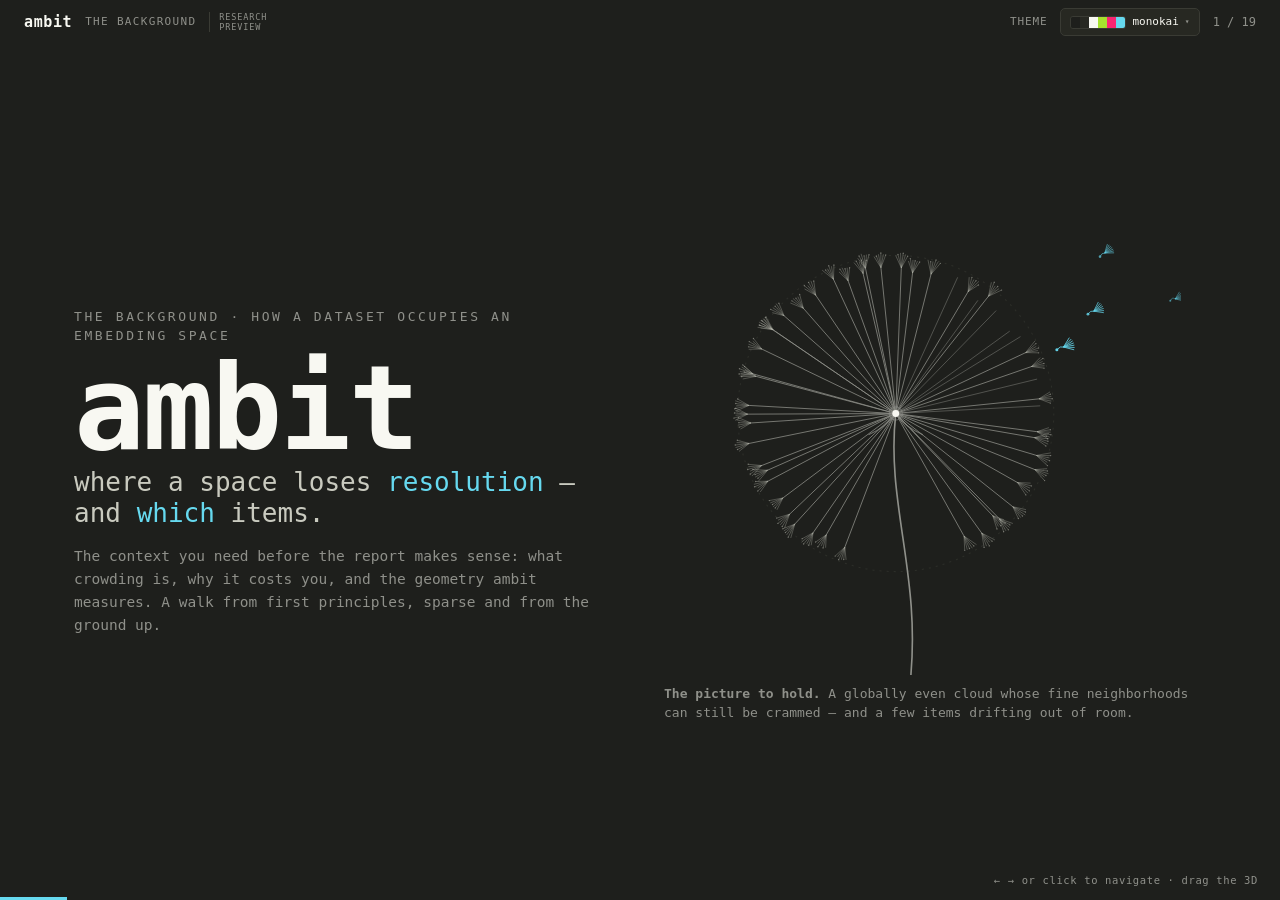
<file: docs/ambit-context-presentation.html>
<!DOCTYPE html>
<html lang="en" data-theme="monokai">
<head>
<meta charset="utf-8">
<meta name="viewport" content="width=device-width, initial-scale=1">
<title>ambit — the background</title>
<style>
  /* ---- Console THEME tokens: the full 16-theme colour-scheme set, ported 1:1
       from the study's token names. The picker sets html[data-theme]; each block
       fully restyles the page. Default: monokai. Every colour on every slide is a
       token below, so a theme swap re-skins the whole deck with no re-render. ---- */
  html[data-theme="monokai"] {
    --paper:#1e1f1c; --panel:#272822; --panel-2:#23241f;
    --ink:#f8f8f2; --ink-soft:#c9cabf; --ink-faint:#8f908a;
    --rule:#3a3b34; --rule-soft:#2f302a;
    --good:#a6e22e; --good-soft:#2c361a; --bad:#f92672; --caution:#e6db74;
    --accent:#66d9ef; --accent-2:#66d9ef; --zicato-accent:#66d9ef;
  }
  html[data-theme="solarized-dark"] {
    --paper:#04222B; --panel:#0A2D38; --panel-2:#0A2730;
    --ink:#93A1A1; --ink-soft:#839496; --ink-faint:#5E7079;
    --rule:#0E3540; --rule-soft:#0B2E39;
    --good:#8BB80E; --good-soft:#1C3320; --bad:#E0483C; --caution:#C4920A;
    --accent:#2AA198; --accent-2:#2AA198; --zicato-accent:#2AA198;
  }
  html[data-theme="solarized-light"] {
    --paper:#FDF6E3; --panel:#FBF1D6; --panel-2:#F2E9CE;
    --ink:#586E75; --ink-soft:#657B83; --ink-faint:#93A1A1;
    --rule:#E7DCBE; --rule-soft:#F0E7CC;
    --good:#6B9B0B; --good-soft:#E3ECCB; --bad:#DC322F; --caution:#B58900;
    --accent:#268BD2; --accent-2:#268BD2; --zicato-accent:#268BD2;
  }
  html[data-theme="google-light"] {
    --paper:#FFFFFF; --panel:#F4F4F4; --panel-2:#F8F8F8;
    --ink:#474A4E; --ink-soft:#5F6368; --ink-faint:#9FA1A4;
    --rule:#E2E3E4; --rule-soft:#F1F1F1;
    --good:#34A853; --good-soft:#D2ECD9; --bad:#EA4335; --caution:#C99700;
    --accent:#1B9CB8; --accent-2:#1B9CB8; --zicato-accent:#1B9CB8;
  }
  html[data-theme="google-dark"] {
    --paper:#202124; --panel:#2C2D30; --panel-2:#28292C;
    --ink:#FFFFFF; --ink-soft:#E8EAED; --ink-faint:#989A9D;
    --rule:#444548; --rule-soft:#323336;
    --good:#34A853; --good-soft:#243F2E; --bad:#EA4335; --caution:#FBBC05;
    --accent:#24C1E0; --accent-2:#24C1E0; --zicato-accent:#24C1E0;
  }
  html[data-theme="lunaria-light"] {
    --paper:#EBE4E1; --panel:#E2DCD9; --panel-2:#E6DFDC;
    --ink:#363434; --ink-soft:#484646; --ink-faint:#898584;
    --rule:#CEC8C5; --rule-soft:#DCD6D3;
    --good:#497D46; --good-soft:#C7CDBF; --bad:#783C1F; --caution:#8F750B;
    --accent:#3778A9; --accent-2:#3778A9; --zicato-accent:#3778A9;
  }
  html[data-theme="lunaria-eclipse"] {
    --paper:#323F46; --panel:#3B484F; --panel-2:#38454C;
    --ink:#DFE2ED; --ink-soft:#C9CDD7; --ink-faint:#8D949D;
    --rule:#4D5960; --rule-soft:#404C53;
    --good:#BEDBC1; --good-soft:#516161; --bad:#BA9088; --caution:#F1DFB4;
    --accent:#C8429F; --accent-2:#C8429F; --zicato-accent:#C8429F;
  }
  html[data-theme="belafonte-day"] {
    --paper:#D5CCBA; --panel:#CCC3B2; --panel-2:#D0C6B5;
    --ink:#34292D; --ink-soft:#45373C; --ink-faint:#7F736E;
    --rule:#BBB1A3; --rule-soft:#C8BFAF;
    --good:#6E6A4E; --good-soft:#C3BCA7; --bad:#BE100E; --caution:#B57A1E;
    --accent:#426A79; --accent-2:#426A79; --zicato-accent:#426A79;
  }
  html[data-theme="belafonte-night"] {
    --paper:#20111B; --panel:#271821; --panel-2:#25161F;
    --ink:#D5CCBA; --ink-soft:#968C83; --ink-faint:#675B59;
    --rule:#35272E; --rule-soft:#2B1C24;
    --good:#A6A07A; --good-soft:#362A2B; --bad:#D6403E; --caution:#EAA549;
    --accent:#6F8E97; --accent-2:#6F8E97; --zicato-accent:#6F8E97;
  }
  html[data-theme="paper"] {
    --paper:#F2EEDE; --panel:#E6E2D3; --panel-2:#E8E4D5;
    --ink:#1A1A1A; --ink-soft:#33312B; --ink-faint:#85837A;
    --rule:#C6C3B6; --rule-soft:#DCD9CA;
    --good:#216609; --good-soft:#CCD6B8; --bad:#CC3E28; --caution:#B58900;
    --accent:#1E6FCC; --accent-2:#1E6FCC; --zicato-accent:#1E6FCC;
  }
  html[data-theme="zenburn"] {
    --paper:#3A3A3A; --panel:#424241; --panel-2:#404040;
    --ink:#DCDCCC; --ink-soft:#C5C5B8; --ink-faint:#83837C;
    --rule:#575754; --rule-soft:#494947;
    --good:#8FB28F; --good-soft:#2E3A2E; --bad:#CC9393; --caution:#FFD7A7;
    --accent:#8CD0D3; --accent-2:#8CD0D3; --zicato-accent:#8CD0D3;
  }
  html[data-theme="selenized-black"] {
    --paper:#181818; --panel:#202020; --panel-2:#1E1E1E;
    --ink:#DEDEDE; --ink-soft:#B9B9B9; --ink-faint:#606060;
    --rule:#353535; --rule-soft:#262626;
    --good:#83C746; --good-soft:#243218; --bad:#FF5E56; --caution:#EFC541;
    --accent:#56D8C9; --accent-2:#56D8C9; --zicato-accent:#56D8C9;
  }
  html[data-theme="relaxed"] {
    --paper:#353A44; --panel:#3D424B; --panel-2:#3C404A;
    --ink:#F7F7F7; --ink-soft:#D9D9D9; --ink-faint:#7F8287;
    --rule:#53575F; --rule-soft:#444851;
    --good:#A0AC77; --good-soft:#353D2E; --bad:#BC5653; --caution:#EBC17A;
    --accent:#7EAAC7; --accent-2:#7EAAC7; --zicato-accent:#7EAAC7;
  }
  html[data-theme="espresso"] {
    --paper:#323232; --panel:#3A3A3A; --panel-2:#383838;
    --ink:#FFFFFF; --ink-soft:#D9D9D9; --ink-faint:#8A8A8A;
    --rule:#4C4C4C; --rule-soft:#3E3E3E;
    --good:#A5C261; --good-soft:#353D24; --bad:#D25252; --caution:#FFC66D;
    --accent:#6C99BB; --accent-2:#6C99BB; --zicato-accent:#6C99BB;
  }
  html[data-theme="dracula"] {
    --paper:#282A36; --panel:#343746; --panel-2:#2E303D;
    --ink:#F8F8F2; --ink-soft:#D4D4CF; --ink-faint:#6272A4;
    --rule:#44475A; --rule-soft:#353848;
    --good:#50FA7B; --good-soft:#213A2A; --bad:#FF5555; --caution:#F1FA8C;
    --accent:#BD93F9; --accent-2:#BD93F9; --zicato-accent:#BD93F9;
  }
  html[data-theme="ubuntu"] {
    --paper:#300A24; --panel:#3D1530; --panel-2:#371129;
    --ink:#EEEEEC; --ink-soft:#CBC3C9; --ink-faint:#8A7383;
    --rule:#4B2640; --rule-soft:#3E1A32;
    --good:#8AE234; --good-soft:#2E3320; --bad:#CC0000; --caution:#FCE94F;
    --accent:#34E2E2; --accent-2:#34E2E2; --zicato-accent:#34E2E2;
  }

  * { box-sizing: border-box; }
  html, body { margin: 0; height: 100%; overflow: hidden; }
  body {
    background: var(--paper);
    color: var(--ink);
    font-family: ui-monospace, "JetBrains Mono", SFMono-Regular, Menlo, Consolas, monospace;
    font-size: 14px; line-height: 1.5;
    transition: background .18s, color .18s;
  }

  /* ---- top bar: wordmark · crumb · research-preview tag · theme picker · counter ---- */
  .topbar{position:fixed;top:0;left:0;right:0;height:44px;display:flex;align-items:center;gap:13px;padding:0 24px;z-index:60;}
  .topbar .wm{font-weight:700;letter-spacing:.04em;color:var(--ink);font-size:15px;}
  .topbar .crumb{font-size:11px;color:var(--ink-faint);letter-spacing:.12em;text-transform:uppercase;}
  .topbar .spacer{flex:1;}
  .topbar .count{font-size:12px;color:var(--ink-faint);font-variant-numeric:tabular-nums;}
  .theme-pick-label{font-size:11px;color:var(--ink-faint);letter-spacing:.08em;text-transform:uppercase;}
  /* research-preview status tag — a quiet two-line mark by the wordmark; faint,
     monospace, a hairline divider, no fill / glow / animation; informational only. */
  .topbar .respreview{display:inline-flex;flex-direction:column;justify-content:center;align-self:center;pointer-events:none;user-select:none;font-size:8.5px;line-height:1.2;text-transform:uppercase;letter-spacing:.1em;color:var(--ink-faint);border-left:1px solid var(--rule);padding-left:9px;}
  .topbar .respreview span{display:block;white-space:nowrap;}

  .progress{position:fixed;bottom:0;left:0;height:3px;background:var(--accent);width:0;z-index:60;transition:width .25s;}
  .hint{position:fixed;bottom:11px;right:22px;font-size:10.5px;color:var(--ink-faint);letter-spacing:.06em;z-index:55;}

  /* ---- the fixed 1280x800 stage, scaled to the viewport by fit() ---- */
  .stage{position:fixed;transform-origin:0 0;width:1280px;height:800px;background:var(--paper);}
  .slide{position:absolute;inset:0;padding:42px 92px 48px;display:none;flex-direction:column;justify-content:center;overflow:hidden;}
  .slide.active{display:flex;animation:fin .28s ease both;}
  @keyframes fin{from{opacity:0;transform:translateY(8px)}to{opacity:1;transform:none}}
  .slide .kick{font-size:13px;letter-spacing:.2em;text-transform:uppercase;color:var(--ink-faint);margin-bottom:12px;}
  .slide h2{font-size:42px;font-weight:700;line-height:1.12;margin:0 0 .5em;color:var(--ink);max-width:1090px;}
  .slide .accent{color:var(--accent);}
  .slide .body{font-size:19px;color:var(--ink-soft);line-height:1.6;max-width:1050px;}
  .slide .body p{margin:0 0 .7em;} .slide .body b,.slide .body strong{color:var(--ink);}
  .slide ul{margin:.3em 0;padding-left:1.1em;} .slide li{margin:.34em 0;}
  .slide .lead{font-size:21px;}
  .slide code{background:var(--panel);padding:1px 6px;border-radius:4px;font-size:.86em;color:var(--ink);}
  .slide .good{color:var(--good);} .slide .bad{color:var(--bad);} .slide .faint{color:var(--ink-faint);}

  figure.dg{margin:8px 0 0;text-align:center;}
  figure.dg svg{display:block;max-height:404px;width:auto;max-width:1010px;margin:0 auto;}
  figure.dg figcaption{font-size:13px;color:var(--ink-faint);margin-top:9px;max-width:990px;margin-left:auto;margin-right:auto;line-height:1.5;}

  .note{border:1px solid var(--rule);background:var(--panel-2);border-radius:8px;padding:11px 15px;margin-top:14px;font-size:15px;color:var(--ink-soft);line-height:1.55;max-width:1050px;}
  .note strong{color:var(--ink);} .note .acc{color:var(--accent);}
  .compare{display:grid;grid-template-columns:1fr 1fr;gap:16px;margin:10px 0;max-width:1010px;}
  .compare .box{border:1px solid var(--rule);background:var(--panel);border-radius:8px;padding:14px 16px;font-size:16px;color:var(--ink-soft);line-height:1.5;}
  .compare .box .t{font-weight:700;margin-bottom:6px;} .compare .box .t.good{color:var(--good);} .compare .box .t.bad{color:var(--bad);} .compare .box .t.acc{color:var(--accent);}
  .eq{font-size:22px;color:var(--ink);margin:.35em 0;font-family:inherit;}
  .eq .op{color:var(--ink-faint);} .eq .v{color:var(--accent);}
  .num-list{list-style:none;padding:0;counter-reset:n;max-width:1080px;}
  .num-list li{counter-increment:n;position:relative;padding-left:2.5em;margin:.5em 0;font-size:17px;color:var(--ink-soft);line-height:1.5;}
  .num-list li::before{content:counter(n);position:absolute;left:0;top:.05em;font-weight:700;color:var(--paper);background:var(--accent);border-radius:5px;padding:1px 9px;font-size:.82em;}
  .num-list li b{color:var(--ink);}

  /* small inline legend under figures */
  .leg{display:flex;gap:18px;flex-wrap:wrap;font-size:12px;color:var(--ink-faint);margin-top:12px;justify-content:center;}
  .leg span{display:inline-flex;align-items:center;gap:6px;}
  .leg i{width:13px;height:13px;border-radius:2px;display:inline-block;border:1px solid transparent;}
  .leg i.g{background:var(--good);} .leg i.r{background:var(--bad);} .leg i.a{background:var(--accent);}
  .leg i.f{background:var(--ink-faint);} .leg i.dash{background:transparent;border:1px dashed var(--ink-faint);}

  /* ---- title slide ---- */
  .slide.title{justify-content:center;align-items:flex-start;}
  .slide .wm{font-size:148px;font-weight:700;line-height:.86;color:var(--ink);letter-spacing:-.02em;}
  .slide .tagline{font-size:32px;color:var(--ink-soft);margin-top:.32em;max-width:1010px;line-height:1.2;}
  .slide .title-sub{font-size:16px;color:var(--ink-faint);margin-top:1.25em;max-width:840px;line-height:1.6;}

  /* ---- split layout: text beside a diagram ---- */
  .slide.split{flex-direction:row;align-items:center;gap:48px;padding:38px 74px;}
  .slide.split .col-text{flex:1 1 0;min-width:0;max-width:560px;}
  .slide.split .col-fig{flex:1 1 0;min-width:0;display:flex;flex-direction:column;align-items:center;justify-content:center;}
  .slide.split h2{font-size:30px;line-height:1.15;margin:0 0 .5em;}
  .slide.split .body{font-size:16px;line-height:1.55;max-width:none;}
  .slide.split .body p{margin:0 0 .62em;}
  .slide.split .lead{font-size:17px;}
  .slide.split .compare{grid-template-columns:1fr;gap:10px;max-width:none;margin:8px 0;}
  .slide.split .compare .box{font-size:13.5px;padding:11px 14px;}
  .slide.split .note{font-size:13px;padding:9px 13px;margin-top:11px;max-width:none;}
  .slide.split .num-list{max-width:none;}
  .slide.split .num-list li{font-size:13.5px;margin:.4em 0;padding-left:2.3em;line-height:1.45;}
  .slide.split .eq{font-size:19px;margin:.2em 0 .55em;}
  .col-fig figure.dg{margin:0;width:100%;}
  .col-fig figure.dg svg{max-height:454px;max-width:100%;margin:0 auto;}
  .col-fig figcaption{font-size:12px;color:var(--ink-faint);margin-top:11px;line-height:1.5;max-width:560px;margin-left:auto;margin-right:auto;text-align:left;}
  /* ---- title slide as split ---- */
  .slide.title.split{align-items:center;justify-content:center;}
  .slide.title.split .col-text{max-width:620px;}
  .slide.split .wm{font-size:118px;}
  .slide.split .tagline{font-size:26px;margin-top:.3em;}
  .slide.split .title-sub{font-size:14.5px;margin-top:1.05em;max-width:600px;}

  /* ---- cv3d vanilla-canvas 3D component (auto-spin, drag-rotate, theme-live) ---- */
  .cv3d{position:relative;width:100%;max-width:560px;cursor:grab;touch-action:none;margin:0 auto;}
  .cv3d:active{cursor:grabbing;}
  .cv3d-canvas{display:block;width:100%;border:1px solid var(--rule-soft);border-radius:8px;background:color-mix(in srgb, var(--panel) 55%, transparent);}
  .cv3d-tabs{display:flex;gap:6px;margin-bottom:8px;justify-content:center;}
  .cv3d-tab{font:inherit;font-size:11px;padding:3px 12px;border:1px solid var(--rule);border-radius:999px;background:var(--panel);color:var(--ink-soft);cursor:pointer;}
  .cv3d-tab.on{background:var(--accent);color:var(--paper);border-color:var(--accent);font-weight:700;}
  .cv3d-tab:hover{color:var(--ink);}

  /* ---- duo layout: a 2D schematic beside its 3D view ---- */
  .slide.duo{flex-direction:column;justify-content:center;align-items:center;padding:34px 74px;}
  .slide.duo .duo-head{width:100%;max-width:1120px;}
  .slide.duo h2{font-size:29px;line-height:1.14;margin:0 0 .35em;}
  .slide.duo .body{font-size:15px;line-height:1.5;max-width:1120px;}
  .slide.duo .body p{margin:0;}
  .slide.duo .duo-figs{display:grid;grid-template-columns:1fr 1fr;gap:40px;width:100%;max-width:1120px;align-items:center;margin-top:16px;}
  .slide.duo .duo-figs figure.dg{margin:0;width:100%;}
  .slide.duo .duo-figs svg{width:100%;height:auto;max-height:360px;}
  .slide.duo .duo-figs .cv3d{max-width:100%;}
  .slide.duo .duo-figs figcaption{font-size:11.5px;line-height:1.45;text-align:center;margin:9px auto 0;max-width:none;}

  /* ---- method pipeline: one card per stage, left to right ---- */
  .slide.method{flex-direction:column;justify-content:center;align-items:center;padding:40px 48px;}
  .slide.method h2{font-size:34px;line-height:1.12;margin:0 0 .12em;}
  .slide.method .sub{font-size:15px;color:var(--ink-soft);margin:0 0 4px;text-align:center;max-width:1000px;}
  .slide.method .pipeline{display:flex;align-items:stretch;justify-content:center;gap:4px;width:100%;max-width:1190px;margin-top:18px;}
  .slide.method .step{flex:1 1 0;min-width:0;display:flex;flex-direction:column;border:1px solid var(--rule);border-radius:10px;background:var(--panel);padding:10px 11px 12px;}
  .slide.method .step figure.dg{margin:0;width:100%;}
  .slide.method .step figure.dg svg{display:block;width:100%;height:auto;max-height:none;}
  .slide.method .step .cap{margin-top:8px;}
  .slide.method .step .cap .sb{display:inline-block;font-weight:700;color:var(--paper);background:var(--accent);border-radius:5px;padding:0 7px;font-size:11px;margin-right:6px;}
  .slide.method .step .cap b{font-size:13px;color:var(--ink);}
  .slide.method .step .cap p{font-size:11px;color:var(--ink-soft);margin:5px 0 0;line-height:1.42;}
  .slide.method .parrow{display:flex;align-items:center;color:var(--ink-faint);font-size:17px;flex:0 0 auto;}

  /* ---- a families grid (the report families slide) ---- */
  .fam-grid{display:grid;grid-template-columns:repeat(3,1fr);gap:14px;width:100%;max-width:1120px;margin-top:8px;}
  .fam{border:1px solid var(--rule);background:var(--panel);border-radius:10px;padding:14px 16px;}
  .fam .code{font-size:11px;font-weight:700;letter-spacing:.12em;color:var(--paper);background:var(--accent);border-radius:5px;padding:2px 8px;display:inline-block;}
  .fam .ttl{font-size:15px;color:var(--ink);margin:9px 0 4px;font-weight:700;}
  .fam .desc{font-size:12.5px;color:var(--ink-soft);line-height:1.5;}
  .fam .q{font-size:11px;color:var(--ink-faint);margin-top:7px;letter-spacing:.04em;}

  /* ---- a small two-up metric grid ---- */
  .mgrid{display:grid;grid-template-columns:1fr 1fr;gap:13px 22px;width:100%;max-width:1120px;margin-top:6px;}
  .met{border:1px solid var(--rule);background:var(--panel);border-radius:9px;padding:12px 15px;}
  .met .nm{font-size:14.5px;color:var(--ink);font-weight:700;}
  .met .nm .tag{font-size:10px;font-weight:600;letter-spacing:.08em;text-transform:uppercase;color:var(--ink-faint);border:1px solid var(--rule);border-radius:999px;padding:1px 7px;margin-left:7px;vertical-align:1px;}
  .met .ds{font-size:12.5px;color:var(--ink-soft);line-height:1.5;margin-top:4px;}
  .met .ds .hv{color:var(--good);} .met .ds .pa{color:var(--bad);}

  svg text { font-family: ui-monospace, "JetBrains Mono", Menlo, Consolas, monospace; }

  /* ---- the COLOUR SWATCH DROPDOWN (16 Console themes) ---- */
  .dt-cd { position: relative; display: inline-flex; }
  .dt-cd-trigger { display: inline-flex; align-items: center; gap: 6px;
    border: 1px solid var(--rule); border-radius: 5px; padding: 5px 9px;
    background: var(--panel); color: var(--ink-soft); cursor: pointer;
    font: inherit; font-size: 11px; transition: border-color .15s, color .15s; }
  .dt-cd-trigger:hover { color: var(--ink); border-color: var(--accent); }
  .dt-cd-trigger:focus-visible { outline: 2px solid var(--accent); outline-offset: 2px; }
  .dt-cd-name { color: var(--ink); white-space: nowrap; }
  .dt-cd-caret { color: var(--ink-faint); font-size: 8px; transition: transform .15s; }
  .dt-cd.dt-cd-open .dt-cd-caret { transform: rotate(180deg); }
  .dt-swatch-strip { display: inline-flex; border-radius: 3px; overflow: hidden; border: 1px solid var(--rule); }
  .dt-swatch { display: inline-block; width: 11px; height: 13px; }
  .dt-swatch-strip-sm .dt-swatch { width: 9px; height: 11px; }
  .dt-cd-list { display: none; position: absolute; top: calc(100% + 5px); right: 0; z-index: 70;
    min-width: 200px; max-height: 70vh; overflow-y: auto;
    background: var(--panel); border: 1px solid var(--rule); border-radius: 6px;
    box-shadow: 0 8px 24px rgba(0,0,0,.28); padding: 4px; }
  .dt-cd.dt-cd-open .dt-cd-list { display: block; }
  .dt-cd-option { display: flex; align-items: center; gap: 8px; padding: 5px 7px; border-radius: 4px;
    cursor: pointer; color: var(--ink-soft); transition: background .12s, color .12s; }
  .dt-cd-option .dt-cd-name { font-size: 10.5px; }
  .dt-cd-option:hover, .dt-cd-option.dt-cd-active { background: var(--rule-soft); color: var(--ink); }
  .dt-cd-option[aria-selected="true"] .dt-cd-name { color: var(--accent); }

  @media (prefers-reduced-motion: reduce) { .slide.active{animation:none;} .progress{transition:none;} }
</style>
</head>
<body>
<div class="topbar"><span class="wm">ambit</span><span class="crumb">the background</span><span class="respreview" role="note" aria-label="research preview"><span>research</span><span>preview</span></span><span class="spacer"></span><span class="theme-pick-label">theme</span><span id="theme-picker"></span><span class="count" id="count"></span></div>

<div class="stage" id="stage">

<!-- ============================= 1 · TITLE ============================= -->
<section class="slide title split">
  <div class="col-text">
    <div class="kick">the background · how a dataset occupies an embedding space</div>
    <div class="wm">ambit</div>
    <div class="tagline">where a space loses <span class="accent">resolution</span> — and <span class="accent">which</span> items.</div>
    <div class="title-sub">The context you need before the report makes sense: what crowding is, why it costs you, and the geometry ambit measures. A walk from first principles, sparse and from the ground up.</div>
  </div>
  <div class="col-fig">
    <figure class="dg">
      <svg viewBox="0 0 486 448" width="100%" height="auto" preserveAspectRatio="xMidYMid meet" role="img" aria-label="A dandelion drawn in line art: a seed head of fine radiating spokes, each tipped with a pappus tuft, inside a faint round envelope; a few seeds drift off on the wind in the accent color, the items that have lost their room."><circle cx="204.0" cy="190.0" r="156.0" fill="none" stroke="var(--rule)" stroke-width="1" stroke-dasharray="2 5" opacity="0.55"/><path d="M204.0,190.0 C 194.0,280.0 230.0,350.0 218.0,458.0" fill="none" stroke="var(--ink-faint)" stroke-width="1.6" stroke-linecap="round"/><path d="M204.0,190.0 Q 212.9,203.3 230.8,210.9" fill="none" stroke="var(--ink-faint)" stroke-width="1.1" opacity="0.7"/><path d="M204.0,190.0 Q 195.1,203.3 177.2,210.9" fill="none" stroke="var(--ink-faint)" stroke-width="1.1" opacity="0.7"/><g><line x1="204.0" y1="190.0" x2="346.6" y2="182.4" stroke="var(--ink-faint)" stroke-width="0.9" opacity="0.5"/><line x1="204.0" y1="190.0" x2="345.3" y2="175.5" stroke="var(--ink-faint)" stroke-width="0.9" opacity="0.85"/><line x1="204.0" y1="190.0" x2="343.5" y2="156.0" stroke="var(--ink-faint)" stroke-width="0.9" opacity="0.5"/><line x1="204.0" y1="190.0" x2="337.8" y2="143.7" stroke="var(--ink-faint)" stroke-width="0.9" opacity="0.85"/><line x1="204.0" y1="190.0" x2="332.2" y2="129.9" stroke="var(--ink-faint)" stroke-width="0.9" opacity="0.85"/><line x1="204.0" y1="190.0" x2="327.1" y2="114.1" stroke="var(--ink-faint)" stroke-width="0.9" opacity="0.5"/><line x1="204.0" y1="190.0" x2="316.5" y2="108.7" stroke="var(--ink-faint)" stroke-width="0.9" opacity="0.5"/><line x1="204.0" y1="190.0" x2="303.1" y2="88.4" stroke="var(--ink-faint)" stroke-width="0.9" opacity="0.5"/><line x1="204.0" y1="190.0" x2="295.5" y2="74.3" stroke="var(--ink-faint)" stroke-width="0.9" opacity="0.85"/><line x1="204.0" y1="190.0" x2="285.1" y2="78.3" stroke="var(--ink-faint)" stroke-width="0.9" opacity="0.5"/><line x1="204.0" y1="190.0" x2="275.4" y2="69.8" stroke="var(--ink-faint)" stroke-width="0.9" opacity="0.85"/><line x1="204.0" y1="190.0" x2="265.1" y2="55.6" stroke="var(--ink-faint)" stroke-width="0.9" opacity="0.5"/><line x1="204.0" y1="190.0" x2="238.8" y2="52.6" stroke="var(--ink-faint)" stroke-width="0.9" opacity="0.85"/><line x1="204.0" y1="190.0" x2="220.6" y2="51.2" stroke="var(--ink-faint)" stroke-width="0.9" opacity="0.85"/><line x1="204.0" y1="190.0" x2="209.5" y2="46.3" stroke="var(--ink-faint)" stroke-width="0.9" opacity="0.85"/><line x1="204.0" y1="190.0" x2="189.4" y2="46.1" stroke="var(--ink-faint)" stroke-width="0.9" opacity="0.85"/><line x1="204.0" y1="190.0" x2="174.2" y2="46.7" stroke="var(--ink-faint)" stroke-width="0.9" opacity="0.85"/><line x1="204.0" y1="190.0" x2="171.8" y2="51.9" stroke="var(--ink-faint)" stroke-width="0.9" opacity="0.85"/><line x1="204.0" y1="190.0" x2="157.0" y2="59.0" stroke="var(--ink-faint)" stroke-width="0.9" opacity="0.85"/><line x1="204.0" y1="190.0" x2="142.6" y2="57.6" stroke="var(--ink-faint)" stroke-width="0.9" opacity="0.85"/><line x1="204.0" y1="190.0" x2="125.1" y2="73.3" stroke="var(--ink-faint)" stroke-width="0.9" opacity="0.85"/><line x1="204.0" y1="190.0" x2="112.9" y2="86.2" stroke="var(--ink-faint)" stroke-width="0.9" opacity="0.85"/><line x1="204.0" y1="190.0" x2="93.8" y2="93.5" stroke="var(--ink-faint)" stroke-width="0.9" opacity="0.85"/><line x1="204.0" y1="190.0" x2="82.0" y2="106.9" stroke="var(--ink-faint)" stroke-width="0.9" opacity="0.85"/><line x1="204.0" y1="190.0" x2="83.1" y2="107.4" stroke="var(--ink-faint)" stroke-width="0.9" opacity="0.85"/><line x1="204.0" y1="190.0" x2="71.9" y2="126.4" stroke="var(--ink-faint)" stroke-width="0.9" opacity="0.85"/><line x1="204.0" y1="190.0" x2="62.9" y2="150.8" stroke="var(--ink-faint)" stroke-width="0.9" opacity="0.85"/><line x1="204.0" y1="190.0" x2="66.1" y2="153.3" stroke="var(--ink-faint)" stroke-width="0.9" opacity="0.85"/><line x1="204.0" y1="190.0" x2="59.2" y2="182.0" stroke="var(--ink-faint)" stroke-width="0.9" opacity="0.85"/><line x1="204.0" y1="190.0" x2="57.9" y2="190.6" stroke="var(--ink-faint)" stroke-width="0.9" opacity="0.85"/><line x1="204.0" y1="190.0" x2="61.2" y2="199.3" stroke="var(--ink-faint)" stroke-width="0.9" opacity="0.85"/><line x1="204.0" y1="190.0" x2="59.4" y2="219.5" stroke="var(--ink-faint)" stroke-width="0.9" opacity="0.85"/><line x1="204.0" y1="190.0" x2="71.7" y2="241.3" stroke="var(--ink-faint)" stroke-width="0.9" opacity="0.85"/><line x1="204.0" y1="190.0" x2="77.6" y2="245.9" stroke="var(--ink-faint)" stroke-width="0.9" opacity="0.85"/><line x1="204.0" y1="190.0" x2="78.0" y2="256.7" stroke="var(--ink-faint)" stroke-width="0.9" opacity="0.85"/><line x1="204.0" y1="190.0" x2="92.7" y2="273.3" stroke="var(--ink-faint)" stroke-width="0.9" opacity="0.85"/><line x1="204.0" y1="190.0" x2="99.3" y2="289.3" stroke="var(--ink-faint)" stroke-width="0.9" opacity="0.85"/><line x1="204.0" y1="190.0" x2="104.4" y2="299.1" stroke="var(--ink-faint)" stroke-width="0.9" opacity="0.85"/><line x1="204.0" y1="190.0" x2="122.5" y2="307.6" stroke="var(--ink-faint)" stroke-width="0.9" opacity="0.85"/><line x1="204.0" y1="190.0" x2="135.5" y2="309.6" stroke="var(--ink-faint)" stroke-width="0.9" opacity="0.85"/><line x1="204.0" y1="190.0" x2="153.8" y2="321.8" stroke="var(--ink-faint)" stroke-width="0.9" opacity="0.85"/><line x1="204.0" y1="190.0" x2="271.4" y2="310.9" stroke="var(--ink-faint)" stroke-width="0.9" opacity="0.85"/><line x1="204.0" y1="190.0" x2="288.8" y2="307.9" stroke="var(--ink-faint)" stroke-width="0.9" opacity="0.85"/><line x1="204.0" y1="190.0" x2="299.7" y2="290.8" stroke="var(--ink-faint)" stroke-width="0.9" opacity="0.85"/><line x1="204.0" y1="190.0" x2="306.3" y2="293.9" stroke="var(--ink-faint)" stroke-width="0.9" opacity="0.85"/><line x1="204.0" y1="190.0" x2="319.6" y2="282.0" stroke="var(--ink-faint)" stroke-width="0.9" opacity="0.85"/><line x1="204.0" y1="190.0" x2="324.0" y2="258.0" stroke="var(--ink-faint)" stroke-width="0.9" opacity="0.85"/><line x1="204.0" y1="190.0" x2="341.2" y2="245.3" stroke="var(--ink-faint)" stroke-width="0.9" opacity="0.85"/><line x1="204.0" y1="190.0" x2="342.8" y2="231.3" stroke="var(--ink-faint)" stroke-width="0.9" opacity="0.85"/><line x1="204.0" y1="190.0" x2="340.9" y2="213.8" stroke="var(--ink-faint)" stroke-width="0.9" opacity="0.85"/><line x1="204.0" y1="190.0" x2="343.4" y2="207.9" stroke="var(--ink-faint)" stroke-width="0.9" opacity="0.85"/></g><g><line x1="345.3" y1="175.5" x2="356.6" y2="179.7" stroke="var(--ink-soft)" stroke-width="0.6" opacity="0.5"/><circle cx="356.6" cy="179.7" r="0.7" fill="var(--ink-soft)" opacity="0.45"/><line x1="345.3" y1="175.5" x2="357.6" y2="177.7" stroke="var(--ink-soft)" stroke-width="0.6" opacity="0.5"/><line x1="345.3" y1="175.5" x2="358.5" y2="175.4" stroke="var(--ink-soft)" stroke-width="0.6" opacity="0.5"/><circle cx="358.5" cy="175.4" r="0.7" fill="var(--ink-soft)" opacity="0.45"/><line x1="345.3" y1="175.5" x2="357.6" y2="173.1" stroke="var(--ink-soft)" stroke-width="0.6" opacity="0.5"/><line x1="345.3" y1="175.5" x2="356.6" y2="171.0" stroke="var(--ink-soft)" stroke-width="0.6" opacity="0.5"/><circle cx="356.6" cy="171.0" r="0.7" fill="var(--ink-soft)" opacity="0.45"/><line x1="345.3" y1="175.5" x2="356.3" y2="168.6" stroke="var(--ink-soft)" stroke-width="0.6" opacity="0.5"/><line x1="337.8" y1="143.7" x2="350.4" y2="145.2" stroke="var(--ink-soft)" stroke-width="0.6" opacity="0.5"/><circle cx="350.4" cy="145.2" r="0.7" fill="var(--ink-soft)" opacity="0.45"/><line x1="337.8" y1="143.7" x2="350.8" y2="142.9" stroke="var(--ink-soft)" stroke-width="0.6" opacity="0.5"/><line x1="337.8" y1="143.7" x2="350.3" y2="140.6" stroke="var(--ink-soft)" stroke-width="0.6" opacity="0.5"/><circle cx="350.3" cy="140.6" r="0.7" fill="var(--ink-soft)" opacity="0.45"/><line x1="337.8" y1="143.7" x2="348.9" y2="138.6" stroke="var(--ink-soft)" stroke-width="0.6" opacity="0.5"/><line x1="337.8" y1="143.7" x2="349.3" y2="135.6" stroke="var(--ink-soft)" stroke-width="0.6" opacity="0.5"/><circle cx="349.3" cy="135.6" r="0.7" fill="var(--ink-soft)" opacity="0.45"/><line x1="337.8" y1="143.7" x2="346.5" y2="134.8" stroke="var(--ink-soft)" stroke-width="0.6" opacity="0.5"/><line x1="332.2" y1="129.9" x2="345.0" y2="130.1" stroke="var(--ink-soft)" stroke-width="0.6" opacity="0.5"/><circle cx="345.0" cy="130.1" r="0.7" fill="var(--ink-soft)" opacity="0.45"/><line x1="332.2" y1="129.9" x2="344.3" y2="127.9" stroke="var(--ink-soft)" stroke-width="0.6" opacity="0.5"/><line x1="332.2" y1="129.9" x2="344.9" y2="125.3" stroke="var(--ink-soft)" stroke-width="0.6" opacity="0.5"/><circle cx="344.9" cy="125.3" r="0.7" fill="var(--ink-soft)" opacity="0.45"/><line x1="332.2" y1="129.9" x2="342.7" y2="123.7" stroke="var(--ink-soft)" stroke-width="0.6" opacity="0.5"/><line x1="332.2" y1="129.9" x2="342.4" y2="121.0" stroke="var(--ink-soft)" stroke-width="0.6" opacity="0.5"/><circle cx="342.4" cy="121.0" r="0.7" fill="var(--ink-soft)" opacity="0.45"/><line x1="332.2" y1="129.9" x2="341.5" y2="118.2" stroke="var(--ink-soft)" stroke-width="0.6" opacity="0.5"/><line x1="295.5" y1="74.3" x2="308.4" y2="68.2" stroke="var(--ink-soft)" stroke-width="0.6" opacity="0.5"/><circle cx="308.4" cy="68.2" r="0.7" fill="var(--ink-soft)" opacity="0.45"/><line x1="295.5" y1="74.3" x2="306.0" y2="66.7" stroke="var(--ink-soft)" stroke-width="0.6" opacity="0.5"/><line x1="295.5" y1="74.3" x2="304.6" y2="64.7" stroke="var(--ink-soft)" stroke-width="0.6" opacity="0.5"/><circle cx="304.6" cy="64.7" r="0.7" fill="var(--ink-soft)" opacity="0.45"/><line x1="295.5" y1="74.3" x2="302.2" y2="64.0" stroke="var(--ink-soft)" stroke-width="0.6" opacity="0.5"/><line x1="295.5" y1="74.3" x2="301.2" y2="60.5" stroke="var(--ink-soft)" stroke-width="0.6" opacity="0.5"/><circle cx="301.2" cy="60.5" r="0.7" fill="var(--ink-soft)" opacity="0.45"/><line x1="295.5" y1="74.3" x2="298.4" y2="60.5" stroke="var(--ink-soft)" stroke-width="0.6" opacity="0.5"/><line x1="275.4" y1="69.8" x2="285.6" y2="63.1" stroke="var(--ink-soft)" stroke-width="0.6" opacity="0.5"/><circle cx="285.6" cy="63.1" r="0.7" fill="var(--ink-soft)" opacity="0.45"/><line x1="275.4" y1="69.8" x2="286.1" y2="59.6" stroke="var(--ink-soft)" stroke-width="0.6" opacity="0.5"/><line x1="275.4" y1="69.8" x2="283.2" y2="58.9" stroke="var(--ink-soft)" stroke-width="0.6" opacity="0.5"/><circle cx="283.2" cy="58.9" r="0.7" fill="var(--ink-soft)" opacity="0.45"/><line x1="275.4" y1="69.8" x2="281.1" y2="57.8" stroke="var(--ink-soft)" stroke-width="0.6" opacity="0.5"/><line x1="275.4" y1="69.8" x2="279.2" y2="55.6" stroke="var(--ink-soft)" stroke-width="0.6" opacity="0.5"/><circle cx="279.2" cy="55.6" r="0.7" fill="var(--ink-soft)" opacity="0.45"/><line x1="275.4" y1="69.8" x2="276.5" y2="55.4" stroke="var(--ink-soft)" stroke-width="0.6" opacity="0.5"/><line x1="238.8" y1="52.6" x2="248.0" y2="41.8" stroke="var(--ink-soft)" stroke-width="0.6" opacity="0.5"/><circle cx="248.0" cy="41.8" r="0.7" fill="var(--ink-soft)" opacity="0.45"/><line x1="238.8" y1="52.6" x2="246.0" y2="40.1" stroke="var(--ink-soft)" stroke-width="0.6" opacity="0.5"/><line x1="238.8" y1="52.6" x2="243.8" y2="38.5" stroke="var(--ink-soft)" stroke-width="0.6" opacity="0.5"/><circle cx="243.8" cy="38.5" r="0.7" fill="var(--ink-soft)" opacity="0.45"/><line x1="238.8" y1="52.6" x2="240.8" y2="39.9" stroke="var(--ink-soft)" stroke-width="0.6" opacity="0.5"/><line x1="238.8" y1="52.6" x2="238.5" y2="40.1" stroke="var(--ink-soft)" stroke-width="0.6" opacity="0.5"/><circle cx="238.5" cy="40.1" r="0.7" fill="var(--ink-soft)" opacity="0.45"/><line x1="238.8" y1="52.6" x2="235.8" y2="38.3" stroke="var(--ink-soft)" stroke-width="0.6" opacity="0.5"/><line x1="220.6" y1="51.2" x2="227.6" y2="40.5" stroke="var(--ink-soft)" stroke-width="0.6" opacity="0.5"/><circle cx="227.6" cy="40.5" r="0.7" fill="var(--ink-soft)" opacity="0.45"/><line x1="220.6" y1="51.2" x2="225.5" y2="39.6" stroke="var(--ink-soft)" stroke-width="0.6" opacity="0.5"/><line x1="220.6" y1="51.2" x2="223.2" y2="39.3" stroke="var(--ink-soft)" stroke-width="0.6" opacity="0.5"/><circle cx="223.2" cy="39.3" r="0.7" fill="var(--ink-soft)" opacity="0.45"/><line x1="220.6" y1="51.2" x2="221.0" y2="38.4" stroke="var(--ink-soft)" stroke-width="0.6" opacity="0.5"/><line x1="220.6" y1="51.2" x2="218.4" y2="37.1" stroke="var(--ink-soft)" stroke-width="0.6" opacity="0.5"/><circle cx="218.4" cy="37.1" r="0.7" fill="var(--ink-soft)" opacity="0.45"/><line x1="220.6" y1="51.2" x2="216.5" y2="39.5" stroke="var(--ink-soft)" stroke-width="0.6" opacity="0.5"/><line x1="209.5" y1="46.3" x2="215.8" y2="34.7" stroke="var(--ink-soft)" stroke-width="0.6" opacity="0.5"/><circle cx="215.8" cy="34.7" r="0.7" fill="var(--ink-soft)" opacity="0.45"/><line x1="209.5" y1="46.3" x2="213.8" y2="33.0" stroke="var(--ink-soft)" stroke-width="0.6" opacity="0.5"/><line x1="209.5" y1="46.3" x2="211.4" y2="31.8" stroke="var(--ink-soft)" stroke-width="0.6" opacity="0.5"/><circle cx="211.4" cy="31.8" r="0.7" fill="var(--ink-soft)" opacity="0.45"/><line x1="209.5" y1="46.3" x2="208.7" y2="31.5" stroke="var(--ink-soft)" stroke-width="0.6" opacity="0.5"/><line x1="209.5" y1="46.3" x2="206.2" y2="32.9" stroke="var(--ink-soft)" stroke-width="0.6" opacity="0.5"/><circle cx="206.2" cy="32.9" r="0.7" fill="var(--ink-soft)" opacity="0.45"/><line x1="209.5" y1="46.3" x2="203.9" y2="33.9" stroke="var(--ink-soft)" stroke-width="0.6" opacity="0.5"/><line x1="189.4" y1="46.1" x2="194.1" y2="33.5" stroke="var(--ink-soft)" stroke-width="0.6" opacity="0.5"/><circle cx="194.1" cy="33.5" r="0.7" fill="var(--ink-soft)" opacity="0.45"/><line x1="189.4" y1="46.1" x2="191.8" y2="32.8" stroke="var(--ink-soft)" stroke-width="0.6" opacity="0.5"/><line x1="189.4" y1="46.1" x2="189.3" y2="31.5" stroke="var(--ink-soft)" stroke-width="0.6" opacity="0.5"/><circle cx="189.3" cy="31.5" r="0.7" fill="var(--ink-soft)" opacity="0.45"/><line x1="189.4" y1="46.1" x2="186.9" y2="32.8" stroke="var(--ink-soft)" stroke-width="0.6" opacity="0.5"/><line x1="189.4" y1="46.1" x2="184.9" y2="34.5" stroke="var(--ink-soft)" stroke-width="0.6" opacity="0.5"/><circle cx="184.9" cy="34.5" r="0.7" fill="var(--ink-soft)" opacity="0.45"/><line x1="189.4" y1="46.1" x2="182.6" y2="35.2" stroke="var(--ink-soft)" stroke-width="0.6" opacity="0.5"/><line x1="174.2" y1="46.7" x2="177.6" y2="33.3" stroke="var(--ink-soft)" stroke-width="0.6" opacity="0.5"/><circle cx="177.6" cy="33.3" r="0.7" fill="var(--ink-soft)" opacity="0.45"/><line x1="174.2" y1="46.7" x2="175.1" y2="33.2" stroke="var(--ink-soft)" stroke-width="0.6" opacity="0.5"/><line x1="174.2" y1="46.7" x2="172.8" y2="34.4" stroke="var(--ink-soft)" stroke-width="0.6" opacity="0.5"/><circle cx="172.8" cy="34.4" r="0.7" fill="var(--ink-soft)" opacity="0.45"/><line x1="174.2" y1="46.7" x2="169.8" y2="32.4" stroke="var(--ink-soft)" stroke-width="0.6" opacity="0.5"/><line x1="174.2" y1="46.7" x2="167.8" y2="34.5" stroke="var(--ink-soft)" stroke-width="0.6" opacity="0.5"/><circle cx="167.8" cy="34.5" r="0.7" fill="var(--ink-soft)" opacity="0.45"/><line x1="174.2" y1="46.7" x2="166.5" y2="36.8" stroke="var(--ink-soft)" stroke-width="0.6" opacity="0.5"/><line x1="171.8" y1="51.9" x2="174.9" y2="38.7" stroke="var(--ink-soft)" stroke-width="0.6" opacity="0.5"/><circle cx="174.9" cy="38.7" r="0.7" fill="var(--ink-soft)" opacity="0.45"/><line x1="171.8" y1="51.9" x2="172.4" y2="39.9" stroke="var(--ink-soft)" stroke-width="0.6" opacity="0.5"/><line x1="171.8" y1="51.9" x2="170.0" y2="38.8" stroke="var(--ink-soft)" stroke-width="0.6" opacity="0.5"/><circle cx="170.0" cy="38.8" r="0.7" fill="var(--ink-soft)" opacity="0.45"/><line x1="171.8" y1="51.9" x2="167.9" y2="40.1" stroke="var(--ink-soft)" stroke-width="0.6" opacity="0.5"/><line x1="171.8" y1="51.9" x2="165.0" y2="39.6" stroke="var(--ink-soft)" stroke-width="0.6" opacity="0.5"/><circle cx="165.0" cy="39.6" r="0.7" fill="var(--ink-soft)" opacity="0.45"/><line x1="171.8" y1="51.9" x2="162.8" y2="41.0" stroke="var(--ink-soft)" stroke-width="0.6" opacity="0.5"/><line x1="157.0" y1="59.0" x2="158.5" y2="46.1" stroke="var(--ink-soft)" stroke-width="0.6" opacity="0.5"/><circle cx="158.5" cy="46.1" r="0.7" fill="var(--ink-soft)" opacity="0.45"/><line x1="157.0" y1="59.0" x2="156.1" y2="46.1" stroke="var(--ink-soft)" stroke-width="0.6" opacity="0.5"/><line x1="157.0" y1="59.0" x2="154.0" y2="47.1" stroke="var(--ink-soft)" stroke-width="0.6" opacity="0.5"/><circle cx="154.0" cy="47.1" r="0.7" fill="var(--ink-soft)" opacity="0.45"/><line x1="157.0" y1="59.0" x2="151.0" y2="46.1" stroke="var(--ink-soft)" stroke-width="0.6" opacity="0.5"/><line x1="157.0" y1="59.0" x2="148.9" y2="47.5" stroke="var(--ink-soft)" stroke-width="0.6" opacity="0.5"/><circle cx="148.9" cy="47.5" r="0.7" fill="var(--ink-soft)" opacity="0.45"/><line x1="157.0" y1="59.0" x2="148.0" y2="50.2" stroke="var(--ink-soft)" stroke-width="0.6" opacity="0.5"/><line x1="142.6" y1="57.6" x2="143.0" y2="43.4" stroke="var(--ink-soft)" stroke-width="0.6" opacity="0.5"/><circle cx="143.0" cy="43.4" r="0.7" fill="var(--ink-soft)" opacity="0.45"/><line x1="142.6" y1="57.6" x2="140.6" y2="44.7" stroke="var(--ink-soft)" stroke-width="0.6" opacity="0.5"/><line x1="142.6" y1="57.6" x2="137.9" y2="44.2" stroke="var(--ink-soft)" stroke-width="0.6" opacity="0.5"/><circle cx="137.9" cy="44.2" r="0.7" fill="var(--ink-soft)" opacity="0.45"/><line x1="142.6" y1="57.6" x2="136.5" y2="47.0" stroke="var(--ink-soft)" stroke-width="0.6" opacity="0.5"/><line x1="142.6" y1="57.6" x2="134.8" y2="48.4" stroke="var(--ink-soft)" stroke-width="0.6" opacity="0.5"/><circle cx="134.8" cy="48.4" r="0.7" fill="var(--ink-soft)" opacity="0.45"/><line x1="142.6" y1="57.6" x2="131.4" y2="48.5" stroke="var(--ink-soft)" stroke-width="0.6" opacity="0.5"/><line x1="125.1" y1="73.3" x2="123.1" y2="59.2" stroke="var(--ink-soft)" stroke-width="0.6" opacity="0.5"/><circle cx="123.1" cy="59.2" r="0.7" fill="var(--ink-soft)" opacity="0.45"/><line x1="125.1" y1="73.3" x2="120.4" y2="59.3" stroke="var(--ink-soft)" stroke-width="0.6" opacity="0.5"/><line x1="125.1" y1="73.3" x2="118.0" y2="60.6" stroke="var(--ink-soft)" stroke-width="0.6" opacity="0.5"/><circle cx="118.0" cy="60.6" r="0.7" fill="var(--ink-soft)" opacity="0.45"/><line x1="125.1" y1="73.3" x2="117.2" y2="63.7" stroke="var(--ink-soft)" stroke-width="0.6" opacity="0.5"/><line x1="125.1" y1="73.3" x2="113.9" y2="63.9" stroke="var(--ink-soft)" stroke-width="0.6" opacity="0.5"/><circle cx="113.9" cy="63.9" r="0.7" fill="var(--ink-soft)" opacity="0.45"/><line x1="125.1" y1="73.3" x2="114.0" y2="67.0" stroke="var(--ink-soft)" stroke-width="0.6" opacity="0.5"/><line x1="112.9" y1="86.2" x2="109.2" y2="72.6" stroke="var(--ink-soft)" stroke-width="0.6" opacity="0.5"/><circle cx="109.2" cy="72.6" r="0.7" fill="var(--ink-soft)" opacity="0.45"/><line x1="112.9" y1="86.2" x2="107.4" y2="74.7" stroke="var(--ink-soft)" stroke-width="0.6" opacity="0.5"/><line x1="112.9" y1="86.2" x2="105.5" y2="76.1" stroke="var(--ink-soft)" stroke-width="0.6" opacity="0.5"/><circle cx="105.5" cy="76.1" r="0.7" fill="var(--ink-soft)" opacity="0.45"/><line x1="112.9" y1="86.2" x2="102.5" y2="76.3" stroke="var(--ink-soft)" stroke-width="0.6" opacity="0.5"/><line x1="112.9" y1="86.2" x2="101.5" y2="78.8" stroke="var(--ink-soft)" stroke-width="0.6" opacity="0.5"/><circle cx="101.5" cy="78.8" r="0.7" fill="var(--ink-soft)" opacity="0.45"/><line x1="112.9" y1="86.2" x2="100.0" y2="80.9" stroke="var(--ink-soft)" stroke-width="0.6" opacity="0.5"/><line x1="93.8" y1="93.5" x2="88.7" y2="81.1" stroke="var(--ink-soft)" stroke-width="0.6" opacity="0.5"/><circle cx="88.7" cy="81.1" r="0.7" fill="var(--ink-soft)" opacity="0.45"/><line x1="93.8" y1="93.5" x2="86.0" y2="81.5" stroke="var(--ink-soft)" stroke-width="0.6" opacity="0.5"/><line x1="93.8" y1="93.5" x2="85.0" y2="84.2" stroke="var(--ink-soft)" stroke-width="0.6" opacity="0.5"/><circle cx="85.0" cy="84.2" r="0.7" fill="var(--ink-soft)" opacity="0.45"/><line x1="93.8" y1="93.5" x2="82.7" y2="85.5" stroke="var(--ink-soft)" stroke-width="0.6" opacity="0.5"/><line x1="93.8" y1="93.5" x2="80.6" y2="87.2" stroke="var(--ink-soft)" stroke-width="0.6" opacity="0.5"/><circle cx="80.6" cy="87.2" r="0.7" fill="var(--ink-soft)" opacity="0.45"/><line x1="93.8" y1="93.5" x2="82.2" y2="90.4" stroke="var(--ink-soft)" stroke-width="0.6" opacity="0.5"/><line x1="82.0" y1="106.9" x2="75.3" y2="95.1" stroke="var(--ink-soft)" stroke-width="0.6" opacity="0.5"/><circle cx="75.3" cy="95.1" r="0.7" fill="var(--ink-soft)" opacity="0.45"/><line x1="82.0" y1="106.9" x2="73.2" y2="96.5" stroke="var(--ink-soft)" stroke-width="0.6" opacity="0.5"/><line x1="82.0" y1="106.9" x2="71.4" y2="98.2" stroke="var(--ink-soft)" stroke-width="0.6" opacity="0.5"/><circle cx="71.4" cy="98.2" r="0.7" fill="var(--ink-soft)" opacity="0.45"/><line x1="82.0" y1="106.9" x2="69.0" y2="99.7" stroke="var(--ink-soft)" stroke-width="0.6" opacity="0.5"/><line x1="82.0" y1="106.9" x2="69.3" y2="102.7" stroke="var(--ink-soft)" stroke-width="0.6" opacity="0.5"/><circle cx="69.3" cy="102.7" r="0.7" fill="var(--ink-soft)" opacity="0.45"/><line x1="82.0" y1="106.9" x2="67.7" y2="104.9" stroke="var(--ink-soft)" stroke-width="0.6" opacity="0.5"/><line x1="83.1" y1="107.4" x2="76.0" y2="94.8" stroke="var(--ink-soft)" stroke-width="0.6" opacity="0.5"/><circle cx="76.0" cy="94.8" r="0.7" fill="var(--ink-soft)" opacity="0.45"/><line x1="83.1" y1="107.4" x2="73.9" y2="96.3" stroke="var(--ink-soft)" stroke-width="0.6" opacity="0.5"/><line x1="83.1" y1="107.4" x2="72.5" y2="98.6" stroke="var(--ink-soft)" stroke-width="0.6" opacity="0.5"/><circle cx="72.5" cy="98.6" r="0.7" fill="var(--ink-soft)" opacity="0.45"/><line x1="83.1" y1="107.4" x2="70.8" y2="100.6" stroke="var(--ink-soft)" stroke-width="0.6" opacity="0.5"/><line x1="83.1" y1="107.4" x2="69.9" y2="103.0" stroke="var(--ink-soft)" stroke-width="0.6" opacity="0.5"/><circle cx="69.9" cy="103.0" r="0.7" fill="var(--ink-soft)" opacity="0.45"/><line x1="83.1" y1="107.4" x2="70.6" y2="105.6" stroke="var(--ink-soft)" stroke-width="0.6" opacity="0.5"/><line x1="71.9" y1="126.4" x2="63.6" y2="115.9" stroke="var(--ink-soft)" stroke-width="0.6" opacity="0.5"/><circle cx="63.6" cy="115.9" r="0.7" fill="var(--ink-soft)" opacity="0.45"/><line x1="71.9" y1="126.4" x2="62.9" y2="118.5" stroke="var(--ink-soft)" stroke-width="0.6" opacity="0.5"/><line x1="71.9" y1="126.4" x2="59.4" y2="119.0" stroke="var(--ink-soft)" stroke-width="0.6" opacity="0.5"/><circle cx="59.4" cy="119.0" r="0.7" fill="var(--ink-soft)" opacity="0.45"/><line x1="71.9" y1="126.4" x2="58.7" y2="121.6" stroke="var(--ink-soft)" stroke-width="0.6" opacity="0.5"/><line x1="71.9" y1="126.4" x2="58.8" y2="124.2" stroke="var(--ink-soft)" stroke-width="0.6" opacity="0.5"/><circle cx="58.8" cy="124.2" r="0.7" fill="var(--ink-soft)" opacity="0.45"/><line x1="71.9" y1="126.4" x2="58.9" y2="126.6" stroke="var(--ink-soft)" stroke-width="0.6" opacity="0.5"/><line x1="62.9" y1="150.8" x2="53.1" y2="142.0" stroke="var(--ink-soft)" stroke-width="0.6" opacity="0.5"/><circle cx="53.1" cy="142.0" r="0.7" fill="var(--ink-soft)" opacity="0.45"/><line x1="62.9" y1="150.8" x2="51.9" y2="144.1" stroke="var(--ink-soft)" stroke-width="0.6" opacity="0.5"/><line x1="62.9" y1="150.8" x2="49.8" y2="145.8" stroke="var(--ink-soft)" stroke-width="0.6" opacity="0.5"/><circle cx="49.8" cy="145.8" r="0.7" fill="var(--ink-soft)" opacity="0.45"/><line x1="62.9" y1="150.8" x2="50.2" y2="148.5" stroke="var(--ink-soft)" stroke-width="0.6" opacity="0.5"/><line x1="62.9" y1="150.8" x2="49.4" y2="150.9" stroke="var(--ink-soft)" stroke-width="0.6" opacity="0.5"/><circle cx="49.4" cy="150.9" r="0.7" fill="var(--ink-soft)" opacity="0.45"/><line x1="62.9" y1="150.8" x2="50.1" y2="153.2" stroke="var(--ink-soft)" stroke-width="0.6" opacity="0.5"/><line x1="66.1" y1="153.3" x2="54.8" y2="143.5" stroke="var(--ink-soft)" stroke-width="0.6" opacity="0.5"/><circle cx="54.8" cy="143.5" r="0.7" fill="var(--ink-soft)" opacity="0.45"/><line x1="66.1" y1="153.3" x2="55.3" y2="146.9" stroke="var(--ink-soft)" stroke-width="0.6" opacity="0.5"/><line x1="66.1" y1="153.3" x2="54.5" y2="149.0" stroke="var(--ink-soft)" stroke-width="0.6" opacity="0.5"/><circle cx="54.5" cy="149.0" r="0.7" fill="var(--ink-soft)" opacity="0.45"/><line x1="66.1" y1="153.3" x2="51.3" y2="150.8" stroke="var(--ink-soft)" stroke-width="0.6" opacity="0.5"/><line x1="66.1" y1="153.3" x2="51.9" y2="153.5" stroke="var(--ink-soft)" stroke-width="0.6" opacity="0.5"/><circle cx="51.9" cy="153.5" r="0.7" fill="var(--ink-soft)" opacity="0.45"/><line x1="66.1" y1="153.3" x2="53.0" y2="155.9" stroke="var(--ink-soft)" stroke-width="0.6" opacity="0.5"/><line x1="59.2" y1="182.0" x2="48.0" y2="175.7" stroke="var(--ink-soft)" stroke-width="0.6" opacity="0.5"/><circle cx="48.0" cy="175.7" r="0.7" fill="var(--ink-soft)" opacity="0.45"/><line x1="59.2" y1="182.0" x2="45.6" y2="177.4" stroke="var(--ink-soft)" stroke-width="0.6" opacity="0.5"/><line x1="59.2" y1="182.0" x2="46.1" y2="180.1" stroke="var(--ink-soft)" stroke-width="0.6" opacity="0.5"/><circle cx="46.1" cy="180.1" r="0.7" fill="var(--ink-soft)" opacity="0.45"/><line x1="59.2" y1="182.0" x2="46.3" y2="182.5" stroke="var(--ink-soft)" stroke-width="0.6" opacity="0.5"/><line x1="59.2" y1="182.0" x2="45.1" y2="185.2" stroke="var(--ink-soft)" stroke-width="0.6" opacity="0.5"/><circle cx="45.1" cy="185.2" r="0.7" fill="var(--ink-soft)" opacity="0.45"/><line x1="59.2" y1="182.0" x2="46.3" y2="187.5" stroke="var(--ink-soft)" stroke-width="0.6" opacity="0.5"/><line x1="57.9" y1="190.6" x2="46.1" y2="184.8" stroke="var(--ink-soft)" stroke-width="0.6" opacity="0.5"/><circle cx="46.1" cy="184.8" r="0.7" fill="var(--ink-soft)" opacity="0.45"/><line x1="57.9" y1="190.6" x2="45.6" y2="187.1" stroke="var(--ink-soft)" stroke-width="0.6" opacity="0.5"/><line x1="57.9" y1="190.6" x2="44.9" y2="189.4" stroke="var(--ink-soft)" stroke-width="0.6" opacity="0.5"/><circle cx="44.9" cy="189.4" r="0.7" fill="var(--ink-soft)" opacity="0.45"/><line x1="57.9" y1="190.6" x2="45.9" y2="191.7" stroke="var(--ink-soft)" stroke-width="0.6" opacity="0.5"/><line x1="57.9" y1="190.6" x2="44.3" y2="194.5" stroke="var(--ink-soft)" stroke-width="0.6" opacity="0.5"/><circle cx="44.3" cy="194.5" r="0.7" fill="var(--ink-soft)" opacity="0.45"/><line x1="57.9" y1="190.6" x2="45.5" y2="196.7" stroke="var(--ink-soft)" stroke-width="0.6" opacity="0.5"/><line x1="61.2" y1="199.3" x2="48.7" y2="194.1" stroke="var(--ink-soft)" stroke-width="0.6" opacity="0.5"/><circle cx="48.7" cy="194.1" r="0.7" fill="var(--ink-soft)" opacity="0.45"/><line x1="61.2" y1="199.3" x2="46.8" y2="196.2" stroke="var(--ink-soft)" stroke-width="0.6" opacity="0.5"/><line x1="61.2" y1="199.3" x2="49.1" y2="199.0" stroke="var(--ink-soft)" stroke-width="0.6" opacity="0.5"/><circle cx="49.1" cy="199.0" r="0.7" fill="var(--ink-soft)" opacity="0.45"/><line x1="61.2" y1="199.3" x2="48.2" y2="201.4" stroke="var(--ink-soft)" stroke-width="0.6" opacity="0.5"/><line x1="61.2" y1="199.3" x2="49.6" y2="203.4" stroke="var(--ink-soft)" stroke-width="0.6" opacity="0.5"/><circle cx="49.6" cy="203.4" r="0.7" fill="var(--ink-soft)" opacity="0.45"/><line x1="61.2" y1="199.3" x2="50.8" y2="205.3" stroke="var(--ink-soft)" stroke-width="0.6" opacity="0.5"/><line x1="59.4" y1="219.5" x2="47.7" y2="216.4" stroke="var(--ink-soft)" stroke-width="0.6" opacity="0.5"/><circle cx="47.7" cy="216.4" r="0.7" fill="var(--ink-soft)" opacity="0.45"/><line x1="59.4" y1="219.5" x2="47.0" y2="218.6" stroke="var(--ink-soft)" stroke-width="0.6" opacity="0.5"/><line x1="59.4" y1="219.5" x2="45.6" y2="221.1" stroke="var(--ink-soft)" stroke-width="0.6" opacity="0.5"/><circle cx="45.6" cy="221.1" r="0.7" fill="var(--ink-soft)" opacity="0.45"/><line x1="59.4" y1="219.5" x2="45.9" y2="223.6" stroke="var(--ink-soft)" stroke-width="0.6" opacity="0.5"/><line x1="59.4" y1="219.5" x2="47.9" y2="225.5" stroke="var(--ink-soft)" stroke-width="0.6" opacity="0.5"/><circle cx="47.9" cy="225.5" r="0.7" fill="var(--ink-soft)" opacity="0.45"/><line x1="59.4" y1="219.5" x2="49.3" y2="227.4" stroke="var(--ink-soft)" stroke-width="0.6" opacity="0.5"/><line x1="71.7" y1="241.3" x2="58.4" y2="240.1" stroke="var(--ink-soft)" stroke-width="0.6" opacity="0.5"/><circle cx="58.4" cy="240.1" r="0.7" fill="var(--ink-soft)" opacity="0.45"/><line x1="71.7" y1="241.3" x2="58.5" y2="242.5" stroke="var(--ink-soft)" stroke-width="0.6" opacity="0.5"/><line x1="71.7" y1="241.3" x2="57.9" y2="245.2" stroke="var(--ink-soft)" stroke-width="0.6" opacity="0.5"/><circle cx="57.9" cy="245.2" r="0.7" fill="var(--ink-soft)" opacity="0.45"/><line x1="71.7" y1="241.3" x2="60.3" y2="246.9" stroke="var(--ink-soft)" stroke-width="0.6" opacity="0.5"/><line x1="71.7" y1="241.3" x2="60.5" y2="249.7" stroke="var(--ink-soft)" stroke-width="0.6" opacity="0.5"/><circle cx="60.5" cy="249.7" r="0.7" fill="var(--ink-soft)" opacity="0.45"/><line x1="71.7" y1="241.3" x2="62.1" y2="251.7" stroke="var(--ink-soft)" stroke-width="0.6" opacity="0.5"/><line x1="77.6" y1="245.9" x2="63.0" y2="245.3" stroke="var(--ink-soft)" stroke-width="0.6" opacity="0.5"/><circle cx="63.0" cy="245.3" r="0.7" fill="var(--ink-soft)" opacity="0.45"/><line x1="77.6" y1="245.9" x2="65.6" y2="247.6" stroke="var(--ink-soft)" stroke-width="0.6" opacity="0.5"/><line x1="77.6" y1="245.9" x2="65.1" y2="250.1" stroke="var(--ink-soft)" stroke-width="0.6" opacity="0.5"/><circle cx="65.1" cy="250.1" r="0.7" fill="var(--ink-soft)" opacity="0.45"/><line x1="77.6" y1="245.9" x2="65.2" y2="252.8" stroke="var(--ink-soft)" stroke-width="0.6" opacity="0.5"/><line x1="77.6" y1="245.9" x2="68.0" y2="253.8" stroke="var(--ink-soft)" stroke-width="0.6" opacity="0.5"/><circle cx="68.0" cy="253.8" r="0.7" fill="var(--ink-soft)" opacity="0.45"/><line x1="77.6" y1="245.9" x2="68.3" y2="257.0" stroke="var(--ink-soft)" stroke-width="0.6" opacity="0.5"/><line x1="78.0" y1="256.7" x2="65.8" y2="257.1" stroke="var(--ink-soft)" stroke-width="0.6" opacity="0.5"/><circle cx="65.8" cy="257.1" r="0.7" fill="var(--ink-soft)" opacity="0.45"/><line x1="78.0" y1="256.7" x2="64.0" y2="259.8" stroke="var(--ink-soft)" stroke-width="0.6" opacity="0.5"/><line x1="78.0" y1="256.7" x2="64.7" y2="262.3" stroke="var(--ink-soft)" stroke-width="0.6" opacity="0.5"/><circle cx="64.7" cy="262.3" r="0.7" fill="var(--ink-soft)" opacity="0.45"/><line x1="78.0" y1="256.7" x2="67.8" y2="263.4" stroke="var(--ink-soft)" stroke-width="0.6" opacity="0.5"/><line x1="78.0" y1="256.7" x2="67.9" y2="266.4" stroke="var(--ink-soft)" stroke-width="0.6" opacity="0.5"/><circle cx="67.9" cy="266.4" r="0.7" fill="var(--ink-soft)" opacity="0.45"/><line x1="78.0" y1="256.7" x2="70.3" y2="267.4" stroke="var(--ink-soft)" stroke-width="0.6" opacity="0.5"/><line x1="92.7" y1="273.3" x2="79.2" y2="275.9" stroke="var(--ink-soft)" stroke-width="0.6" opacity="0.5"/><circle cx="79.2" cy="275.9" r="0.7" fill="var(--ink-soft)" opacity="0.45"/><line x1="92.7" y1="273.3" x2="80.2" y2="278.2" stroke="var(--ink-soft)" stroke-width="0.6" opacity="0.5"/><line x1="92.7" y1="273.3" x2="82.4" y2="279.7" stroke="var(--ink-soft)" stroke-width="0.6" opacity="0.5"/><circle cx="82.4" cy="279.7" r="0.7" fill="var(--ink-soft)" opacity="0.45"/><line x1="92.7" y1="273.3" x2="82.9" y2="282.2" stroke="var(--ink-soft)" stroke-width="0.6" opacity="0.5"/><line x1="92.7" y1="273.3" x2="85.1" y2="283.2" stroke="var(--ink-soft)" stroke-width="0.6" opacity="0.5"/><circle cx="85.1" cy="283.2" r="0.7" fill="var(--ink-soft)" opacity="0.45"/><line x1="92.7" y1="273.3" x2="86.8" y2="285.0" stroke="var(--ink-soft)" stroke-width="0.6" opacity="0.5"/><line x1="99.3" y1="289.3" x2="86.5" y2="293.2" stroke="var(--ink-soft)" stroke-width="0.6" opacity="0.5"/><circle cx="86.5" cy="293.2" r="0.7" fill="var(--ink-soft)" opacity="0.45"/><line x1="99.3" y1="289.3" x2="87.8" y2="295.3" stroke="var(--ink-soft)" stroke-width="0.6" opacity="0.5"/><line x1="99.3" y1="289.3" x2="87.7" y2="298.4" stroke="var(--ink-soft)" stroke-width="0.6" opacity="0.5"/><circle cx="87.7" cy="298.4" r="0.7" fill="var(--ink-soft)" opacity="0.45"/><line x1="99.3" y1="289.3" x2="90.1" y2="299.8" stroke="var(--ink-soft)" stroke-width="0.6" opacity="0.5"/><line x1="99.3" y1="289.3" x2="92.0" y2="301.5" stroke="var(--ink-soft)" stroke-width="0.6" opacity="0.5"/><circle cx="92.0" cy="301.5" r="0.7" fill="var(--ink-soft)" opacity="0.45"/><line x1="99.3" y1="289.3" x2="94.2" y2="303.0" stroke="var(--ink-soft)" stroke-width="0.6" opacity="0.5"/><line x1="104.4" y1="299.1" x2="92.6" y2="303.7" stroke="var(--ink-soft)" stroke-width="0.6" opacity="0.5"/><circle cx="92.6" cy="303.7" r="0.7" fill="var(--ink-soft)" opacity="0.45"/><line x1="104.4" y1="299.1" x2="93.6" y2="305.8" stroke="var(--ink-soft)" stroke-width="0.6" opacity="0.5"/><line x1="104.4" y1="299.1" x2="95.2" y2="307.4" stroke="var(--ink-soft)" stroke-width="0.6" opacity="0.5"/><circle cx="95.2" cy="307.4" r="0.7" fill="var(--ink-soft)" opacity="0.45"/><line x1="104.4" y1="299.1" x2="96.3" y2="309.8" stroke="var(--ink-soft)" stroke-width="0.6" opacity="0.5"/><line x1="104.4" y1="299.1" x2="97.9" y2="312.0" stroke="var(--ink-soft)" stroke-width="0.6" opacity="0.5"/><circle cx="97.9" cy="312.0" r="0.7" fill="var(--ink-soft)" opacity="0.45"/><line x1="104.4" y1="299.1" x2="100.4" y2="312.8" stroke="var(--ink-soft)" stroke-width="0.6" opacity="0.5"/><line x1="122.5" y1="307.6" x2="111.6" y2="313.6" stroke="var(--ink-soft)" stroke-width="0.6" opacity="0.5"/><circle cx="111.6" cy="313.6" r="0.7" fill="var(--ink-soft)" opacity="0.45"/><line x1="122.5" y1="307.6" x2="111.0" y2="317.0" stroke="var(--ink-soft)" stroke-width="0.6" opacity="0.5"/><line x1="122.5" y1="307.6" x2="113.1" y2="318.7" stroke="var(--ink-soft)" stroke-width="0.6" opacity="0.5"/><circle cx="113.1" cy="318.7" r="0.7" fill="var(--ink-soft)" opacity="0.45"/><line x1="122.5" y1="307.6" x2="116.2" y2="318.6" stroke="var(--ink-soft)" stroke-width="0.6" opacity="0.5"/><line x1="122.5" y1="307.6" x2="118.2" y2="320.0" stroke="var(--ink-soft)" stroke-width="0.6" opacity="0.5"/><circle cx="118.2" cy="320.0" r="0.7" fill="var(--ink-soft)" opacity="0.45"/><line x1="122.5" y1="307.6" x2="120.6" y2="320.0" stroke="var(--ink-soft)" stroke-width="0.6" opacity="0.5"/><line x1="135.5" y1="309.6" x2="124.9" y2="316.8" stroke="var(--ink-soft)" stroke-width="0.6" opacity="0.5"/><circle cx="124.9" cy="316.8" r="0.7" fill="var(--ink-soft)" opacity="0.45"/><line x1="135.5" y1="309.6" x2="126.8" y2="318.2" stroke="var(--ink-soft)" stroke-width="0.6" opacity="0.5"/><line x1="135.5" y1="309.6" x2="127.2" y2="321.5" stroke="var(--ink-soft)" stroke-width="0.6" opacity="0.5"/><circle cx="127.2" cy="321.5" r="0.7" fill="var(--ink-soft)" opacity="0.45"/><line x1="135.5" y1="309.6" x2="130.5" y2="320.6" stroke="var(--ink-soft)" stroke-width="0.6" opacity="0.5"/><line x1="135.5" y1="309.6" x2="132.3" y2="322.7" stroke="var(--ink-soft)" stroke-width="0.6" opacity="0.5"/><circle cx="132.3" cy="322.7" r="0.7" fill="var(--ink-soft)" opacity="0.45"/><line x1="135.5" y1="309.6" x2="134.8" y2="322.4" stroke="var(--ink-soft)" stroke-width="0.6" opacity="0.5"/><line x1="153.8" y1="321.8" x2="144.2" y2="330.7" stroke="var(--ink-soft)" stroke-width="0.6" opacity="0.5"/><circle cx="144.2" cy="330.7" r="0.7" fill="var(--ink-soft)" opacity="0.45"/><line x1="153.8" y1="321.8" x2="146.5" y2="331.6" stroke="var(--ink-soft)" stroke-width="0.6" opacity="0.5"/><line x1="153.8" y1="321.8" x2="147.7" y2="334.2" stroke="var(--ink-soft)" stroke-width="0.6" opacity="0.5"/><circle cx="147.7" cy="334.2" r="0.7" fill="var(--ink-soft)" opacity="0.45"/><line x1="153.8" y1="321.8" x2="150.3" y2="334.3" stroke="var(--ink-soft)" stroke-width="0.6" opacity="0.5"/><line x1="153.8" y1="321.8" x2="152.7" y2="334.1" stroke="var(--ink-soft)" stroke-width="0.6" opacity="0.5"/><circle cx="152.7" cy="334.1" r="0.7" fill="var(--ink-soft)" opacity="0.45"/><line x1="153.8" y1="321.8" x2="155.0" y2="334.4" stroke="var(--ink-soft)" stroke-width="0.6" opacity="0.5"/><line x1="271.4" y1="310.9" x2="272.1" y2="325.0" stroke="var(--ink-soft)" stroke-width="0.6" opacity="0.5"/><circle cx="272.1" cy="325.0" r="0.7" fill="var(--ink-soft)" opacity="0.45"/><line x1="271.4" y1="310.9" x2="274.6" y2="324.5" stroke="var(--ink-soft)" stroke-width="0.6" opacity="0.5"/><line x1="271.4" y1="310.9" x2="276.8" y2="323.2" stroke="var(--ink-soft)" stroke-width="0.6" opacity="0.5"/><circle cx="276.8" cy="323.2" r="0.7" fill="var(--ink-soft)" opacity="0.45"/><line x1="271.4" y1="310.9" x2="279.6" y2="322.9" stroke="var(--ink-soft)" stroke-width="0.6" opacity="0.5"/><line x1="271.4" y1="310.9" x2="281.1" y2="320.7" stroke="var(--ink-soft)" stroke-width="0.6" opacity="0.5"/><circle cx="281.1" cy="320.7" r="0.7" fill="var(--ink-soft)" opacity="0.45"/><line x1="271.4" y1="310.9" x2="283.7" y2="319.4" stroke="var(--ink-soft)" stroke-width="0.6" opacity="0.5"/><line x1="288.8" y1="307.9" x2="291.2" y2="322.1" stroke="var(--ink-soft)" stroke-width="0.6" opacity="0.5"/><circle cx="291.2" cy="322.1" r="0.7" fill="var(--ink-soft)" opacity="0.45"/><line x1="288.8" y1="307.9" x2="293.6" y2="320.9" stroke="var(--ink-soft)" stroke-width="0.6" opacity="0.5"/><line x1="288.8" y1="307.9" x2="296.4" y2="320.6" stroke="var(--ink-soft)" stroke-width="0.6" opacity="0.5"/><circle cx="296.4" cy="320.6" r="0.7" fill="var(--ink-soft)" opacity="0.45"/><line x1="288.8" y1="307.9" x2="296.9" y2="317.2" stroke="var(--ink-soft)" stroke-width="0.6" opacity="0.5"/><line x1="288.8" y1="307.9" x2="299.1" y2="316.0" stroke="var(--ink-soft)" stroke-width="0.6" opacity="0.5"/><circle cx="299.1" cy="316.0" r="0.7" fill="var(--ink-soft)" opacity="0.45"/><line x1="288.8" y1="307.9" x2="301.9" y2="314.8" stroke="var(--ink-soft)" stroke-width="0.6" opacity="0.5"/><line x1="299.7" y1="290.8" x2="303.9" y2="304.0" stroke="var(--ink-soft)" stroke-width="0.6" opacity="0.5"/><circle cx="303.9" cy="304.0" r="0.7" fill="var(--ink-soft)" opacity="0.45"/><line x1="299.7" y1="290.8" x2="305.3" y2="301.4" stroke="var(--ink-soft)" stroke-width="0.6" opacity="0.5"/><line x1="299.7" y1="290.8" x2="307.5" y2="300.7" stroke="var(--ink-soft)" stroke-width="0.6" opacity="0.5"/><circle cx="307.5" cy="300.7" r="0.7" fill="var(--ink-soft)" opacity="0.45"/><line x1="299.7" y1="290.8" x2="309.3" y2="299.1" stroke="var(--ink-soft)" stroke-width="0.6" opacity="0.5"/><line x1="299.7" y1="290.8" x2="312.0" y2="298.1" stroke="var(--ink-soft)" stroke-width="0.6" opacity="0.5"/><circle cx="312.0" cy="298.1" r="0.7" fill="var(--ink-soft)" opacity="0.45"/><line x1="299.7" y1="290.8" x2="311.0" y2="294.9" stroke="var(--ink-soft)" stroke-width="0.6" opacity="0.5"/><line x1="306.3" y1="293.9" x2="310.5" y2="306.7" stroke="var(--ink-soft)" stroke-width="0.6" opacity="0.5"/><circle cx="310.5" cy="306.7" r="0.7" fill="var(--ink-soft)" opacity="0.45"/><line x1="306.3" y1="293.9" x2="312.8" y2="305.8" stroke="var(--ink-soft)" stroke-width="0.6" opacity="0.5"/><line x1="306.3" y1="293.9" x2="315.2" y2="304.8" stroke="var(--ink-soft)" stroke-width="0.6" opacity="0.5"/><circle cx="315.2" cy="304.8" r="0.7" fill="var(--ink-soft)" opacity="0.45"/><line x1="306.3" y1="293.9" x2="316.4" y2="302.5" stroke="var(--ink-soft)" stroke-width="0.6" opacity="0.5"/><line x1="306.3" y1="293.9" x2="316.7" y2="299.9" stroke="var(--ink-soft)" stroke-width="0.6" opacity="0.5"/><circle cx="316.7" cy="299.9" r="0.7" fill="var(--ink-soft)" opacity="0.45"/><line x1="306.3" y1="293.9" x2="319.6" y2="298.5" stroke="var(--ink-soft)" stroke-width="0.6" opacity="0.5"/><line x1="319.6" y1="282.0" x2="325.0" y2="293.6" stroke="var(--ink-soft)" stroke-width="0.6" opacity="0.5"/><circle cx="325.0" cy="293.6" r="0.7" fill="var(--ink-soft)" opacity="0.45"/><line x1="319.6" y1="282.0" x2="327.3" y2="292.7" stroke="var(--ink-soft)" stroke-width="0.6" opacity="0.5"/><line x1="319.6" y1="282.0" x2="329.1" y2="291.1" stroke="var(--ink-soft)" stroke-width="0.6" opacity="0.5"/><circle cx="329.1" cy="291.1" r="0.7" fill="var(--ink-soft)" opacity="0.45"/><line x1="319.6" y1="282.0" x2="331.8" y2="290.1" stroke="var(--ink-soft)" stroke-width="0.6" opacity="0.5"/><line x1="319.6" y1="282.0" x2="332.0" y2="287.2" stroke="var(--ink-soft)" stroke-width="0.6" opacity="0.5"/><circle cx="332.0" cy="287.2" r="0.7" fill="var(--ink-soft)" opacity="0.45"/><line x1="319.6" y1="282.0" x2="332.5" y2="284.8" stroke="var(--ink-soft)" stroke-width="0.6" opacity="0.5"/><line x1="324.0" y1="258.0" x2="332.4" y2="270.3" stroke="var(--ink-soft)" stroke-width="0.6" opacity="0.5"/><circle cx="332.4" cy="270.3" r="0.7" fill="var(--ink-soft)" opacity="0.45"/><line x1="324.0" y1="258.0" x2="334.5" y2="268.6" stroke="var(--ink-soft)" stroke-width="0.6" opacity="0.5"/><line x1="324.0" y1="258.0" x2="335.9" y2="266.3" stroke="var(--ink-soft)" stroke-width="0.6" opacity="0.5"/><circle cx="335.9" cy="266.3" r="0.7" fill="var(--ink-soft)" opacity="0.45"/><line x1="324.0" y1="258.0" x2="336.5" y2="263.6" stroke="var(--ink-soft)" stroke-width="0.6" opacity="0.5"/><line x1="324.0" y1="258.0" x2="337.9" y2="261.4" stroke="var(--ink-soft)" stroke-width="0.6" opacity="0.5"/><circle cx="337.9" cy="261.4" r="0.7" fill="var(--ink-soft)" opacity="0.45"/><line x1="324.0" y1="258.0" x2="337.1" y2="258.7" stroke="var(--ink-soft)" stroke-width="0.6" opacity="0.5"/><line x1="341.2" y1="245.3" x2="350.9" y2="256.2" stroke="var(--ink-soft)" stroke-width="0.6" opacity="0.5"/><circle cx="350.9" cy="256.2" r="0.7" fill="var(--ink-soft)" opacity="0.45"/><line x1="341.2" y1="245.3" x2="350.8" y2="252.8" stroke="var(--ink-soft)" stroke-width="0.6" opacity="0.5"/><line x1="341.2" y1="245.3" x2="352.3" y2="251.1" stroke="var(--ink-soft)" stroke-width="0.6" opacity="0.5"/><circle cx="352.3" cy="251.1" r="0.7" fill="var(--ink-soft)" opacity="0.45"/><line x1="341.2" y1="245.3" x2="354.7" y2="249.4" stroke="var(--ink-soft)" stroke-width="0.6" opacity="0.5"/><line x1="341.2" y1="245.3" x2="353.7" y2="246.7" stroke="var(--ink-soft)" stroke-width="0.6" opacity="0.5"/><circle cx="353.7" cy="246.7" r="0.7" fill="var(--ink-soft)" opacity="0.45"/><line x1="341.2" y1="245.3" x2="353.4" y2="244.4" stroke="var(--ink-soft)" stroke-width="0.6" opacity="0.5"/><line x1="342.8" y1="231.3" x2="353.7" y2="241.4" stroke="var(--ink-soft)" stroke-width="0.6" opacity="0.5"/><circle cx="353.7" cy="241.4" r="0.7" fill="var(--ink-soft)" opacity="0.45"/><line x1="342.8" y1="231.3" x2="353.6" y2="238.1" stroke="var(--ink-soft)" stroke-width="0.6" opacity="0.5"/><line x1="342.8" y1="231.3" x2="355.8" y2="236.5" stroke="var(--ink-soft)" stroke-width="0.6" opacity="0.5"/><circle cx="355.8" cy="236.5" r="0.7" fill="var(--ink-soft)" opacity="0.45"/><line x1="342.8" y1="231.3" x2="355.7" y2="233.8" stroke="var(--ink-soft)" stroke-width="0.6" opacity="0.5"/><line x1="342.8" y1="231.3" x2="356.9" y2="231.5" stroke="var(--ink-soft)" stroke-width="0.6" opacity="0.5"/><circle cx="356.9" cy="231.5" r="0.7" fill="var(--ink-soft)" opacity="0.45"/><line x1="342.8" y1="231.3" x2="357.1" y2="228.8" stroke="var(--ink-soft)" stroke-width="0.6" opacity="0.5"/><line x1="340.9" y1="213.8" x2="352.2" y2="222.0" stroke="var(--ink-soft)" stroke-width="0.6" opacity="0.5"/><circle cx="352.2" cy="222.0" r="0.7" fill="var(--ink-soft)" opacity="0.45"/><line x1="340.9" y1="213.8" x2="354.4" y2="220.2" stroke="var(--ink-soft)" stroke-width="0.6" opacity="0.5"/><line x1="340.9" y1="213.8" x2="354.3" y2="217.4" stroke="var(--ink-soft)" stroke-width="0.6" opacity="0.5"/><circle cx="354.3" cy="217.4" r="0.7" fill="var(--ink-soft)" opacity="0.45"/><line x1="340.9" y1="213.8" x2="355.1" y2="214.9" stroke="var(--ink-soft)" stroke-width="0.6" opacity="0.5"/><line x1="340.9" y1="213.8" x2="353.0" y2="212.5" stroke="var(--ink-soft)" stroke-width="0.6" opacity="0.5"/><circle cx="353.0" cy="212.5" r="0.7" fill="var(--ink-soft)" opacity="0.45"/><line x1="340.9" y1="213.8" x2="355.2" y2="209.6" stroke="var(--ink-soft)" stroke-width="0.6" opacity="0.5"/><line x1="343.4" y1="207.9" x2="353.8" y2="214.8" stroke="var(--ink-soft)" stroke-width="0.6" opacity="0.5"/><circle cx="353.8" cy="214.8" r="0.7" fill="var(--ink-soft)" opacity="0.45"/><line x1="343.4" y1="207.9" x2="356.0" y2="213.3" stroke="var(--ink-soft)" stroke-width="0.6" opacity="0.5"/><line x1="343.4" y1="207.9" x2="357.2" y2="211.0" stroke="var(--ink-soft)" stroke-width="0.6" opacity="0.5"/><circle cx="357.2" cy="211.0" r="0.7" fill="var(--ink-soft)" opacity="0.45"/><line x1="343.4" y1="207.9" x2="356.9" y2="208.4" stroke="var(--ink-soft)" stroke-width="0.6" opacity="0.5"/><line x1="343.4" y1="207.9" x2="356.6" y2="206.0" stroke="var(--ink-soft)" stroke-width="0.6" opacity="0.5"/><circle cx="356.6" cy="206.0" r="0.7" fill="var(--ink-soft)" opacity="0.45"/><line x1="343.4" y1="207.9" x2="355.2" y2="203.9" stroke="var(--ink-soft)" stroke-width="0.6" opacity="0.5"/></g><circle cx="204.0" cy="190.0" r="3.4" fill="var(--ink)"/><circle cx="204.0" cy="190.0" r="6.5" fill="none" stroke="var(--ink-faint)" stroke-width="0.8" opacity="0.7"/><g><line x1="369.5" y1="124.4" x2="380.1" y2="127.1" stroke="var(--accent)" stroke-width="0.85" opacity="0.95"/><line x1="369.5" y1="124.4" x2="380.5" y2="124.8" stroke="var(--accent)" stroke-width="0.85" opacity="0.95"/><line x1="369.5" y1="124.4" x2="380.3" y2="122.5" stroke="var(--accent)" stroke-width="0.85" opacity="0.95"/><line x1="369.5" y1="124.4" x2="379.7" y2="120.3" stroke="var(--accent)" stroke-width="0.85" opacity="0.95"/><line x1="369.5" y1="124.4" x2="378.6" y2="118.3" stroke="var(--accent)" stroke-width="0.85" opacity="0.95"/><line x1="369.5" y1="124.4" x2="377.2" y2="116.5" stroke="var(--accent)" stroke-width="0.85" opacity="0.95"/><line x1="369.5" y1="124.4" x2="375.3" y2="115.1" stroke="var(--accent)" stroke-width="0.85" opacity="0.95"/><path d="M369.5,124.4 Q 366.5,123.0 363.0,127.0" fill="none" stroke="var(--accent)" stroke-width="0.9" opacity="0.95"/><circle cx="363.0" cy="127.0" r="1.5" fill="var(--accent)" opacity="0.95"/><line x1="399.4" y1="89.0" x2="409.4" y2="90.5" stroke="var(--accent)" stroke-width="0.85" opacity="0.82"/><line x1="399.4" y1="89.0" x2="409.5" y2="88.4" stroke="var(--accent)" stroke-width="0.85" opacity="0.82"/><line x1="399.4" y1="89.0" x2="409.2" y2="86.3" stroke="var(--accent)" stroke-width="0.85" opacity="0.82"/><line x1="399.4" y1="89.0" x2="408.4" y2="84.3" stroke="var(--accent)" stroke-width="0.85" opacity="0.82"/><line x1="399.4" y1="89.0" x2="407.3" y2="82.6" stroke="var(--accent)" stroke-width="0.85" opacity="0.82"/><line x1="399.4" y1="89.0" x2="405.8" y2="81.1" stroke="var(--accent)" stroke-width="0.85" opacity="0.82"/><line x1="399.4" y1="89.0" x2="404.0" y2="79.9" stroke="var(--accent)" stroke-width="0.85" opacity="0.82"/><path d="M399.4,89.0 Q 396.4,87.9 393.7,91.9" fill="none" stroke="var(--accent)" stroke-width="0.9" opacity="0.82"/><circle cx="393.7" cy="91.9" r="1.4" fill="var(--accent)" opacity="0.82"/><line x1="410.2" y1="31.7" x2="419.5" y2="31.4" stroke="var(--accent)" stroke-width="0.85" opacity="0.62"/><line x1="410.2" y1="31.7" x2="419.2" y2="29.5" stroke="var(--accent)" stroke-width="0.85" opacity="0.62"/><line x1="410.2" y1="31.7" x2="418.6" y2="27.7" stroke="var(--accent)" stroke-width="0.85" opacity="0.62"/><line x1="410.2" y1="31.7" x2="417.6" y2="26.0" stroke="var(--accent)" stroke-width="0.85" opacity="0.62"/><line x1="410.2" y1="31.7" x2="416.2" y2="24.6" stroke="var(--accent)" stroke-width="0.85" opacity="0.62"/><line x1="410.2" y1="31.7" x2="414.6" y2="23.5" stroke="var(--accent)" stroke-width="0.85" opacity="0.62"/><line x1="410.2" y1="31.7" x2="412.9" y2="22.8" stroke="var(--accent)" stroke-width="0.85" opacity="0.62"/><path d="M410.2,31.7 Q 407.2,31.2 405.6,35.2" fill="none" stroke="var(--accent)" stroke-width="0.9" opacity="0.62"/><circle cx="405.6" cy="35.2" r="1.3" fill="var(--accent)" opacity="0.62"/><line x1="479.7" y1="76.9" x2="487.6" y2="78.8" stroke="var(--accent)" stroke-width="0.85" opacity="0.45"/><line x1="479.7" y1="76.9" x2="487.8" y2="77.1" stroke="var(--accent)" stroke-width="0.85" opacity="0.45"/><line x1="479.7" y1="76.9" x2="487.7" y2="75.4" stroke="var(--accent)" stroke-width="0.85" opacity="0.45"/><line x1="479.7" y1="76.9" x2="487.2" y2="73.8" stroke="var(--accent)" stroke-width="0.85" opacity="0.45"/><line x1="479.7" y1="76.9" x2="486.4" y2="72.3" stroke="var(--accent)" stroke-width="0.85" opacity="0.45"/><line x1="479.7" y1="76.9" x2="485.3" y2="71.0" stroke="var(--accent)" stroke-width="0.85" opacity="0.45"/><line x1="479.7" y1="76.9" x2="484.0" y2="69.9" stroke="var(--accent)" stroke-width="0.85" opacity="0.45"/><path d="M479.7,76.9 Q 476.7,74.8 474.9,78.8" fill="none" stroke="var(--accent)" stroke-width="0.9" opacity="0.45"/><circle cx="474.9" cy="78.8" r="1.1" fill="var(--accent)" opacity="0.45"/></g></svg>
      <figcaption><b>The picture to hold.</b> A globally even cloud whose fine neighborhoods can still be crammed — and a few items drifting out of room.</figcaption>
    </figure>
  </div>
</section>

<!-- ============================= 2 · THE PROBLEM ============================= -->
<section class="slide split">
  <div class="col-text">
    <div class="kick">the problem</div>
    <h2>Crowding is a loss of <span class="accent">resolution</span></h2>
    <div class="body">
      <p>An embedding model is only as useful as its ability to keep <b>distinct things distinct</b>. When unrelated items land at nearly the same direction, every metric built on that geometry — cosine, nearest-neighbor retrieval, clustering, dedup — inherits the ambiguity.</p>
      <p>The space has high nominal <b>capacity</b> (say 768 dimensions) but low <b>effective resolution</b> in practice. The tell is simple: take many random pairs and read their cosine. Healthy spaces keep unrelated pairs near zero; a crowded space scores <em>every</em> pair high, so the signal you care about barely rises above the floor.</p>
    </div>
    <div class="note"><strong>Distinct is not only unrelated.</strong> A set of genuinely <em>related</em> items packed too tightly is a harm too — you lose the resolution to tell <span class="acc">which</span> of several relevant items is best. ambit measures crowding as <b>local density</b>: relatedness-agnostic, unsupervised.</div>
  </div>
  <div class="col-fig">
    <figure class="dg">
      <svg viewBox="0 0 470 470" role="img" aria-label="Two cosine histograms stacked. Top: a healthy space, the mass of random-pair cosines centred on zero with one related pair standing out far to the right. Bottom: a crowded space, the whole mass shoved toward one, the related pair lost in the pile.">
        <!-- healthy -->
        <text x="20" y="26" font-size="13" fill="var(--good)">healthy — random pairs ≈ 0</text>
        <line x1="20" y1="170" x2="450" y2="170" stroke="var(--rule)" stroke-width="1"/>
        <line x1="235" y1="40" x2="235" y2="176" stroke="var(--ink-faint)" stroke-width="1" stroke-dasharray="3 4"/>
        <text x="235" y="192" font-size="11" fill="var(--ink-faint)" text-anchor="middle">0</text>
        <text x="450" y="192" font-size="11" fill="var(--ink-faint)" text-anchor="end">cos = 1</text>
        <path d="M120,170 C 175,170 200,58 235,58 C 270,58 295,170 350,170 Z" fill="var(--good)" fill-opacity="0.18" stroke="var(--good)" stroke-width="1.6"/>
        <line x1="408" y1="170" x2="408" y2="96" stroke="var(--accent)" stroke-width="2.4"/>
        <circle cx="408" cy="92" r="3.4" fill="var(--accent)"/>
        <text x="408" y="84" font-size="10.5" fill="var(--accent)" text-anchor="middle">a related pair</text>
        <!-- crowded -->
        <text x="20" y="262" font-size="13" fill="var(--bad)">crowded — the cone</text>
        <line x1="20" y1="430" x2="450" y2="430" stroke="var(--rule)" stroke-width="1"/>
        <line x1="235" y1="300" x2="235" y2="436" stroke="var(--ink-faint)" stroke-width="1" stroke-dasharray="3 4"/>
        <text x="235" y="452" font-size="11" fill="var(--ink-faint)" text-anchor="middle">0</text>
        <text x="450" y="452" font-size="11" fill="var(--ink-faint)" text-anchor="end">cos = 1</text>
        <path d="M300,430 C 350,430 372,300 400,300 C 428,300 444,430 452,430 Z" fill="var(--bad)" fill-opacity="0.16" stroke="var(--bad)" stroke-width="1.6"/>
        <line x1="430" y1="430" x2="430" y2="320" stroke="var(--accent)" stroke-width="2.4" opacity="0.85"/>
        <circle cx="430" cy="316" r="3.4" fill="var(--accent)" opacity="0.85"/>
        <text x="384" y="298" font-size="10.5" fill="var(--accent)" text-anchor="middle">lost in the pile</text>
      </svg>
      <figcaption>The same related pair, two spaces. On the right, the dynamic range cosine can express has been compressed — the thing you wanted to find no longer stands out.</figcaption>
    </figure>
  </div>
</section>

<!-- ============================= 3 · ISOTROPY vs ANISOTROPY (duo, live 3D) ============================= -->
<section class="slide duo">
  <div class="duo-head">
    <div class="kick">the core axis</div>
    <h2>Isotropy <span class="faint">vs</span> <span class="accent">anisotropy</span></h2>
    <div class="body"><p><b class="good">Isotropy</b> (healthy): variance is spread across directions; the cloud fills the space; random pairs are ~orthogonal. <b class="bad">Anisotropy</b> (the crowding you observe): the cloud concentrates into a narrow <b>cone</b>, sharing a dominant direction, so items look similar regardless of meaning. Drag either cloud to rotate it.</p></div>
  </div>
  <div class="duo-figs">
    <figure class="dg">
      <div class="cv3d" data-cloud="sphere" data-h="320" role="img" aria-label="An isotropic point cloud: points fill a sphere evenly in three dimensions, no preferred direction."></div>
      <figcaption><b class="good">Isotropic</b> — variance fills every axis; no preferred direction. Random pairs land near orthogonal.</figcaption>
    </figure>
    <figure class="dg">
      <div class="cv3d" data-cloud="cone" data-h="320" role="img" aria-label="An anisotropic point cloud: the points collapse into a narrow cone along one direction."></div>
      <figcaption><b class="bad">Anisotropic</b> — the cloud is a thin cone; one direction dominates. Every pair shares it, so all cosines inflate.</figcaption>
    </figure>
  </div>
</section>

<!-- ============================= 4 · THE GEOMETRY IN ONE PICTURE ============================= -->
<section class="slide split">
  <div class="col-text">
    <div class="kick">the geometry, in one line</div>
    <h2>A shared part swamps the residual</h2>
    <div class="body">
      <p>Write each embedding as a shared component plus an item-specific residual,
      <code>x<sub>i</sub> = &mu; + r<sub>i</sub></code>. The cosine between two items is</p>
      <div class="eq">cos(x<sub>i</sub>,&nbsp;x<sub>j</sub>) <span class="op">=</span> <span class="v">(&mu;+r<sub>i</sub>)&middot;(&mu;+r<sub>j</sub>)</span> / ‖&mu;+r<sub>i</sub>‖&nbsp;‖&mu;+r<sub>j</sub>‖</div>
      <p>When the shared part <code>&mu;</code> (or a few dominant directions) is large next to the residuals, the numerator is dominated by <code>&mu;&middot;&mu;</code> for <em>every</em> pair — so all cosines inflate toward one common value. That is the cone.</p>
    </div>
    <div class="note">The information you want lives in the residuals <code>r<sub>i</sub></code>, but it is buried under the shared direction. The same picture explains why ambit reads cosine against an <span class="acc">isotropic reference</span> rather than a fixed number.</div>
  </div>
  <div class="col-fig">
    <figure class="dg">
      <svg viewBox="0 0 430 410" role="img" aria-label="A vector diagram: a long shared mean vector mu, and two short item residuals branching off its tip. Because mu dominates, the two full vectors point almost the same way, so the small angle between residuals is invisible.">
        <defs>
          <marker id="ah" markerWidth="9" markerHeight="9" refX="7" refY="4.5" orient="auto"><path d="M0,0 L9,4.5 L0,9 z" fill="var(--ink-faint)"/></marker>
          <marker id="ahr" markerWidth="9" markerHeight="9" refX="7" refY="4.5" orient="auto"><path d="M0,0 L9,4.5 L0,9 z" fill="var(--accent)"/></marker>
        </defs>
        <!-- origin -->
        <circle cx="70" cy="350" r="3" fill="var(--ink)"/>
        <text x="58" y="368" font-size="12" fill="var(--ink-faint)">o</text>
        <!-- shared mean mu -->
        <line x1="70" y1="350" x2="300" y2="120" stroke="var(--ink-faint)" stroke-width="2.4" marker-end="url(#ah)"/>
        <text x="176" y="218" font-size="15" fill="var(--ink-soft)" transform="rotate(-45 176 218)">&mu; (shared)</text>
        <!-- residuals off the tip -->
        <line x1="300" y1="120" x2="350" y2="86" stroke="var(--accent)" stroke-width="2" marker-end="url(#ahr)"/>
        <line x1="300" y1="120" x2="338" y2="150" stroke="var(--accent)" stroke-width="2" marker-end="url(#ahr)"/>
        <text x="360" y="78" font-size="12.5" fill="var(--accent)">r&#8202;<tspan dy="2" font-size="9">i</tspan></text>
        <text x="346" y="166" font-size="12.5" fill="var(--accent)">r&#8202;<tspan dy="2" font-size="9">j</tspan></text>
        <!-- full vectors x_i, x_j, nearly collinear -->
        <line x1="70" y1="350" x2="350" y2="86" stroke="var(--ink)" stroke-width="1" stroke-dasharray="4 4" opacity="0.6"/>
        <line x1="70" y1="350" x2="338" y2="150" stroke="var(--ink)" stroke-width="1" stroke-dasharray="4 4" opacity="0.6"/>
        <!-- the tiny angle arc -->
        <polyline points="146.40,277.97 148.49,280.26 150.42,282.49 152.28,284.77 154.15,287.20" fill="none" stroke="var(--bad)" stroke-width="2"/>
        <line x1="190" y1="334" x2="156" y2="288" stroke="var(--bad)" stroke-width="1" opacity="0.65"/><text x="192" y="346" font-size="11.5" fill="var(--bad)">tiny angle &rarr; cos &asymp; 1</text>
      </svg>
      <figcaption>Two items differ only in their short residuals, but the long shared <code>&mu;</code> makes the full vectors nearly collinear — the difference is real and invisible at once.</figcaption>
    </figure>
  </div>
</section>

<!-- ============================= 5 · WHY IT MATTERS ============================= -->
<section class="slide split">
  <div class="col-text">
    <div class="kick">why it matters</div>
    <h2>Low resolution caps everything built on top</h2>
    <div class="body"><p>Crowding silently lowers the ceiling of every downstream task — and it does so quietly, because the embeddings still <em>look</em> fine.</p></div>
    <ul class="num-list">
      <li><b>Retrieval / RAG</b> — a compressed similarity range puts the right item barely above the wrong ones; top-k gets noisy and thresholds stop meaning anything.</li>
      <li><b>Clustering &amp; dedup</b> — crowded regions merge distinct entities; boundaries blur.</li>
      <li><b>Monitoring &amp; drift</b> — if the baseline is already a cone, there is little headroom to detect a real distributional shift.</li>
      <li><b>Model selection</b> — effective dimensionality is a label-free predictor of downstream quality, so resolution can rank encoders before you have task labels.</li>
    </ul>
  </div>
  <div class="col-fig">
    <figure class="dg">
      <svg viewBox="0 0 430 400" role="img" aria-label="A retrieval ranking shown twice. On the healthy side, the top match sits well above the rest, a clear margin. On the crowded side, the top three bars are nearly the same height, so the ranking is fragile.">
        <text x="16" y="24" font-size="13" fill="var(--good)">resolved</text>
        <text x="240" y="24" font-size="13" fill="var(--bad)">crowded</text>
        <!-- resolved bars -->
        <g>
          <rect x="16" y="60" width="180" height="20" rx="3" fill="var(--accent)"/>
          <rect x="16" y="92" width="96"  height="20" rx="3" fill="var(--ink-faint)" opacity="0.6"/>
          <rect x="16" y="124" width="80" height="20" rx="3" fill="var(--ink-faint)" opacity="0.5"/>
          <rect x="16" y="156" width="64" height="20" rx="3" fill="var(--ink-faint)" opacity="0.45"/>
          <text x="200" y="75" font-size="11" fill="var(--good)">top-1</text>
        </g>
        <!-- margin bracket -->
        <line x1="206" y1="70" x2="206" y2="102" stroke="var(--good)" stroke-width="1.4"/>
        <text x="212" y="92" font-size="10.5" fill="var(--good)">wide margin</text>
        <!-- crowded bars -->
        <g>
          <rect x="240" y="60"  width="168" height="20" rx="3" fill="var(--accent)"/>
          <rect x="240" y="92"  width="160" height="20" rx="3" fill="var(--ink-faint)" opacity="0.75"/>
          <rect x="240" y="124" width="156" height="20" rx="3" fill="var(--ink-faint)" opacity="0.7"/>
          <rect x="240" y="156" width="150" height="20" rx="3" fill="var(--ink-faint)" opacity="0.65"/>
        </g>
        <line x1="416" y1="70" x2="416" y2="102" stroke="var(--bad)" stroke-width="1.4"/>
        <text x="312" y="196" font-size="10.5" fill="var(--bad)" text-anchor="middle">top-1 barely beats top-2</text>
        <!-- the floor lines -->
        <line x1="16" y1="240" x2="414" y2="240" stroke="var(--rule)"/>
        <text x="16" y="300" font-size="13" fill="var(--ink-soft)">A handful of <tspan fill="var(--bad)">hubs</tspan> absorb most</text>
        <text x="16" y="320" font-size="13" fill="var(--ink-soft)">queries; the rest are nobody's</text>
        <text x="16" y="340" font-size="13" fill="var(--ink-soft)">neighbor. Retrieval becomes</text>
        <text x="16" y="360" font-size="13" fill="var(--ink-soft)">fragile from both ends.</text>
      </svg>
      <figcaption>Same query, two spaces. The margin between top-1 and the rest is the resolution you actually spend at retrieval time.</figcaption>
    </figure>
  </div>
</section>

<!-- ============================= 6 · METRICS I — occupancy & collapse ============================= -->
<section class="slide method">
  <div class="kick">the metrics · occupancy</div>
  <h2>How much space, and how anisotropic</h2>
  <p class="sub">Each scalar reads against an <span class="accent">isotropic reference</span> — the value an even cloud of the same dimension would give — never a fixed threshold.</p>
  <div class="mgrid">
    <div class="met"><div class="nm">Mean random-pair cosine <span class="tag">anisotropy</span></div><div class="ds">The anisotropy fingerprint: the average cosine of unrelated pairs. <span class="hv">&asymp; 0 is healthy</span>; mass shifted toward 1 is a <span class="pa">cone</span>. For iid points on a unit d-sphere the reference is &asymp; N(0, 1/d).</div></div>
    <div class="met"><div class="nm">IsoScore <span class="tag">utilization</span></div><div class="ds">How uniformly variance fills the space, in [0,1]. <span class="hv">&rarr; 1 means the space is fully used</span>; low means most of the nominal capacity sits idle.</div></div>
    <div class="met"><div class="nm">Effective rank / participation ratio <span class="tag">collapse</span></div><div class="ds">Continuous effective dimensionality from the covariance spectrum. <span class="pa">Far below the nominal dimension &rarr; dimensional collapse</span> — the cloud lives on a thin subspace.</div></div>
    <div class="met"><div class="nm">Uniformity <span class="tag">spread</span></div><div class="ds">Wang–Isola spread on the hypersphere, a single label-free scalar — <span class="hv">more negative = more uniform</span>. It reports spread only; it makes no claim about whether the right things ended up together.</div></div>
  </div>
  <div class="note" style="max-width:1120px;"><strong>Unsupervised by design.</strong> ambit reports <b>uniformity</b>, not <em>alignment</em>: uniformity is readable from the embeddings alone, while alignment needs known positive pairs. No labels, no gold pairs.</div>
</section>

<!-- ============================= 7 · METRICS II — resolution & retrieval ============================= -->
<section class="slide method">
  <div class="kick">the metrics · resolution</div>
  <h2>How distinct, item by item</h2>
  <p class="sub">Occupancy describes the whole cloud; these describe how well it resolves a single neighborhood — the currency retrieval actually spends.</p>
  <div class="mgrid">
    <div class="met"><div class="nm">NN cosine margin <span class="tag">within-neighborhood</span></div><div class="ds">Per item, cos(top-1) − cos(top-2): how much the best match beats the runner-up. <span class="pa">A thin margin</span> means the ranking is fragile even when the neighbors are all on-topic.</div></div>
    <div class="met"><div class="nm">Hubness (k-occurrence skew) <span class="tag">retrieval</span></div><div class="ds">How lopsided the "is somebody's neighbor" count is. <span class="pa">High skew</span> = a few hubs absorb most queries while anti-hubs are nobody's neighbor — the retrieval-side fingerprint of crowding.</div></div>
    <div class="met"><div class="nm">Separability <span class="tag">partition</span></div><div class="ds">Does a partition occupy distinct regions? Centroid-cosine matrix + kNN purity + silhouette / Fisher. Works on <b>provided labels</b> <em>or</em> ambit's own discovered clusters — for which it adds <b>stability</b> and a <b>modal count</b>.</div></div>
    <div class="met"><div class="nm">Local density field <span class="tag">multiscale</span></div><div class="ds">Per item, how concentrated its neighborhood is, read at several scales. Localizes <b>crowded pockets</b> a global scalar hides — one mode near the reference is roomy; a separated high mode is a pocket.</div></div>
  </div>
  <div class="note" style="max-width:1120px;"><strong>Local, not just global.</strong> A single global number is <span class="acc">non-collapsible</span> over clusters — a globally even cloud can be a union of locally collapsed cones. The density field localizes <em>which</em> neighborhoods are crammed.</div>
</section>

<!-- ============================= 8 · LOCAL vs GLOBAL (the same fact at several scales) ============================= -->
<section class="slide split">
  <div class="col-text">
    <div class="kick">local vs global</div>
    <h2>A globally even cloud can hide local cones</h2>
    <div class="body">
      <p>Anisotropy is often a <em>global</em> artifact masking <em>local</em> structure: a space can be roomy overall and crammed inside a sub-population. A single global scalar is <b>non-collapsible</b> over clusters — average the parts and the pocket disappears.</p>
      <p>So ambit reads the <em>distribution</em> of local concentration at several scales, calibrated against a density-matched isotropic reference. The dandelion is globally a sphere; some of its tufts are tight cones.</p>
    </div>
    <div class="note"><strong>Read both scales.</strong> "Crowded globally" and "useful locally" can coexist — and the reverse. A trustworthy diagnostic localizes the pocket instead of scoring the whole space at once.</div>
  </div>
  <div class="col-fig">
    <figure class="dg">
      <svg viewBox="0 0 440 420" role="img" aria-label="A round, evenly filled cloud whose interior hides three tight sub-clusters drawn as small cones. The whole is isotropic; the parts are not.">
        <circle cx="220" cy="200" r="170" fill="none" stroke="var(--rule)" stroke-dasharray="2 5"/>
        <!-- scattered roomy points -->
        <g fill="var(--ink-faint)" opacity="0.55">
          <circle cx="120" cy="120" r="2.4"/><circle cx="300" cy="110" r="2.4"/><circle cx="350" cy="220" r="2.4"/><circle cx="100" cy="250" r="2.4"/><circle cx="160" cy="330" r="2.4"/><circle cx="300" cy="320" r="2.4"/><circle cx="240" cy="90" r="2.4"/><circle cx="80" cy="190" r="2.4"/><circle cx="360" cy="160" r="2.4"/><circle cx="200" cy="360" r="2.4"/><circle cx="135" cy="290" r="2.4"/><circle cx="330" cy="270" r="2.4"/>
        </g>
        <!-- three crowded pockets, drawn dense + ringed -->
        <g>
          <circle cx="160" cy="180" r="26" fill="var(--bad)" fill-opacity="0.12" stroke="var(--bad)" stroke-width="1.2"/>
          <g fill="var(--bad)"><circle cx="156" cy="176" r="2"/><circle cx="164" cy="178" r="2"/><circle cx="160" cy="184" r="2"/><circle cx="168" cy="186" r="2"/><circle cx="153" cy="184" r="2"/><circle cx="162" cy="172" r="2"/></g>
        </g>
        <g>
          <circle cx="280" cy="230" r="24" fill="var(--bad)" fill-opacity="0.12" stroke="var(--bad)" stroke-width="1.2"/>
          <g fill="var(--bad)"><circle cx="276" cy="226" r="2"/><circle cx="284" cy="228" r="2"/><circle cx="280" cy="234" r="2"/><circle cx="288" cy="234" r="2"/><circle cx="273" cy="232" r="2"/></g>
        </g>
        <g>
          <circle cx="225" cy="290" r="20" fill="var(--bad)" fill-opacity="0.12" stroke="var(--bad)" stroke-width="1.2"/>
          <g fill="var(--bad)"><circle cx="221" cy="286" r="2"/><circle cx="229" cy="288" r="2"/><circle cx="225" cy="294" r="2"/><circle cx="231" cy="293" r="2"/></g>
        </g>
        <text x="220" y="34" font-size="12.5" fill="var(--ink-soft)" text-anchor="middle">globally isotropic — the bulk fills the envelope</text>
        <text x="220" y="404" font-size="12.5" fill="var(--bad)" text-anchor="middle">locally crowded — pockets a global average erases</text>
      </svg>
      <figcaption>Average the whole and it reads healthy. The density field reads each scale, so the three pockets light up instead of washing out.</figcaption>
    </figure>
  </div>
</section>

<!-- ============================= 9 · COMPARING TWO EMBEDDINGS (the same items, two ways) ============================= -->
<section class="slide split">
  <div class="col-text">
    <div class="kick">comparison · the same items, two ways</div>
    <h2>Local neighbor-overlap <span class="faint">vs</span> global <span class="accent">CKA</span></h2>
    <div class="body">
      <p>A second, relational question: take <b>one dataset embedded two ways</b> — two encoders, or two configurations of one model, aligned by id — and ask how much, and <em>where</em>, the two representations differ. This compares <em>geometries</em>, not coordinates: the two spaces need not even share a dimensionality.</p>
    </div>
    <div class="compare">
      <div class="box"><div class="t acc">Local — neighbor overlap</div>Per item, the fraction of its top-k neighbors shared between the two graphs. <b>Retrieval-relevant</b> and <b>dimension-agnostic</b>: it compares neighbor <em>sets</em>, and lights up exactly the items whose neighborhoods were rewritten.</div>
      <div class="box"><div class="t acc">Global — CKA (centered kernel alignment)</div>Build, for each space, the full item-&#215;-item similarity table &#8212; every entry says how similar one pair is, with the dataset average removed. <b>CKA is the correlation between the two tables</b>: one 0&#8211;1 score for &#8220;do the two spaces agree on <em>who is similar to whom</em>?&#8221; Comparing tables (not coordinates) makes it invariant to <b>rotation, scale, and permutation</b> &#8212; but it is owned by the largest structures and blind to <em>which</em> items moved.</div>
    </div>
    <div class="note">They can disagree informatively: <span class="acc">high CKA + low overlap</span> is a re-skin that preserves gross structure while reshuffling fine neighborhoods. ambit pairs them with <b>MMD</b> (a kernel distance between the two point distributions), <b>Procrustes</b> (the residual after the best rigid alignment), a drift field, and a distance-distribution shift.</div>
  </div>
  <div class="col-fig">
    <figure class="dg">
      <svg viewBox="0 0 440 420" role="img" aria-label="The same five labelled items in two spaces, A and B. A global rotation arrow shows CKA reads them as similar; meanwhile lines tracking each item's neighbors show one item's neighborhood has been reshuffled while the rest hold.">
        <text x="80" y="26" font-size="13" fill="var(--ink-soft)" text-anchor="middle">space A</text>
        <text x="360" y="26" font-size="13" fill="var(--ink-soft)" text-anchor="middle">space B</text>
        <!-- A cluster -->
        <g>
          <circle cx="60" cy="120" r="5" fill="var(--accent)"/><text x="60" y="106" font-size="10" fill="var(--ink-faint)" text-anchor="middle">1</text>
          <circle cx="96" cy="140" r="5" fill="var(--ink-faint)"/><text x="96" y="126" font-size="10" fill="var(--ink-faint)" text-anchor="middle">2</text>
          <circle cx="74" cy="172" r="5" fill="var(--ink-faint)"/><text x="58" y="178" font-size="10" fill="var(--ink-faint)" text-anchor="middle">3</text>
          <circle cx="120" cy="200" r="5" fill="var(--ink-faint)"/><text x="120" y="220" font-size="10" fill="var(--ink-faint)" text-anchor="middle">4</text>
          <circle cx="64" cy="240" r="5" fill="var(--bad)"/><text x="48" y="244" font-size="10" fill="var(--ink-faint)" text-anchor="middle">5</text>
        </g>
        <!-- B cluster: rotated, but item 5 has wandered into the pack -->
        <g>
          <circle cx="356" cy="150" r="5" fill="var(--accent)"/><text x="356" y="136" font-size="10" fill="var(--ink-faint)" text-anchor="middle">1</text>
          <circle cx="332" cy="178" r="5" fill="var(--ink-faint)"/><text x="316" y="182" font-size="10" fill="var(--ink-faint)" text-anchor="middle">2</text>
          <circle cx="372" cy="186" r="5" fill="var(--ink-faint)"/><text x="386" y="190" font-size="10" fill="var(--ink-faint)" text-anchor="middle">3</text>
          <circle cx="348" cy="214" r="5" fill="var(--ink-faint)"/><text x="348" y="234" font-size="10" fill="var(--ink-faint)" text-anchor="middle">4</text>
          <circle cx="356" cy="186" r="5.5" fill="var(--bad)"/><text x="372" y="172" font-size="10" fill="var(--bad)" text-anchor="middle">5</text>
        </g>
        <!-- global similarity arrow -->
        <path d="M150,300 C 220,330 280,330 320,300" fill="none" stroke="var(--accent)" stroke-width="1.6" marker-end="url(#cka)"/>
        <defs><marker id="cka" markerWidth="9" markerHeight="9" refX="7" refY="4.5" orient="auto"><path d="M0,0 L9,4.5 L0,9 z" fill="var(--accent)"/></marker></defs>
        <text x="235" y="296" font-size="12" fill="var(--accent)" text-anchor="middle">CKA: high — same overall shape</text>
        <!-- item-5 drift call-out -->
        <path d="M70,250 C 160,360 300,360 350,196" fill="none" stroke="var(--bad)" stroke-width="1.4" stroke-dasharray="4 4"/>
        <text x="220" y="384" font-size="12" fill="var(--bad)" text-anchor="middle">overlap: item 5's neighborhood was rewritten</text>
      </svg>
      <figcaption>Global structure agrees; one item's neighbors did not. The two scales answer different questions — and ambit reads both.</figcaption>
    </figure>
  </div>
</section>

<!-- ============================= 10 · HUBNESS & RECIPROCAL kNN ============================= -->
<section class="slide split">
  <div class="col-text">
    <div class="kick">hubness · reciprocal kNN</div>
    <h2>Suppress the hubs, read the real structure</h2>
    <div class="body">
      <p>In crowded high-dimensional spaces a few points become the nearest neighbor of disproportionately many queries — <b>hubs</b> — while others are nobody's neighbor — <b>anti-hubs</b>. Hubness degrades kNN retrieval and is a practical fingerprint of poor resolution. ambit reports the <b>k-occurrence skew</b>.</p>
      <p><code>--mutual-knn</code> recomputes every neighbor view on the <span class="acc">reciprocal (mutual)</span> graph — keeping only edges both points agree on. A hub's surplus one-sided connections drop away, so genuine local structure is read apart from the hubness artifact.</p>
    </div>
    <div class="note"><strong>One switch, every view.</strong> The reciprocal filter applies to the kNN graph that the density field, separability, and the comparison all read — so the whole report is told without the hub.</div>
  </div>
  <div class="col-fig">
    <figure class="dg">
      <svg viewBox="0 0 460 380" role="img" aria-label="Two neighbor graphs. On the left, one central hub node has incoming arrows from many points it does not point back to. On the right, after keeping only mutual edges, the hub's one-sided arrows are gone and small balanced neighborhoods remain.">
        <text x="115" y="24" font-size="13" fill="var(--bad)" text-anchor="middle">all kNN edges</text>
        <text x="345" y="24" font-size="13" fill="var(--good)" text-anchor="middle">mutual (reciprocal) only</text>
        <!-- LEFT: hub with one-sided incoming -->
        <g>
          <circle cx="115" cy="190" r="9" fill="var(--bad)"/>
          <g stroke="var(--ink-faint)" stroke-width="1" marker-end="url(#hb)">
            <line x1="40" y1="110" x2="106" y2="182"/>
            <line x1="190" y1="110" x2="124" y2="182"/>
            <line x1="36" y1="200" x2="105" y2="192"/>
            <line x1="50" y1="280" x2="108" y2="200"/>
            <line x1="190" y1="270" x2="124" y2="198"/>
            <line x1="200" y1="190" x2="125" y2="190"/>
            <line x1="80" y1="320" x2="112" y2="200"/>
            <line x1="160" y1="320" x2="120" y2="200"/>
          </g>
          <defs><marker id="hb" markerWidth="8" markerHeight="8" refX="7" refY="4" orient="auto"><path d="M0,0 L8,4 L0,8 z" fill="var(--ink-faint)"/></marker></defs>
          <g fill="var(--ink-faint)"><circle cx="40" cy="110" r="4"/><circle cx="190" cy="110" r="4"/><circle cx="36" cy="200" r="4"/><circle cx="50" cy="280" r="4"/><circle cx="190" cy="270" r="4"/><circle cx="200" cy="190" r="4"/><circle cx="80" cy="320" r="4"/><circle cx="160" cy="320" r="4"/></g>
          <text x="115" y="356" font-size="10.5" fill="var(--bad)" text-anchor="middle">one hub absorbs the graph</text>
        </g>
        <!-- divider -->
        <line x1="230" y1="50" x2="230" y2="340" stroke="var(--rule)" stroke-dasharray="3 4"/>
        <!-- RIGHT: balanced mutual neighborhoods -->
        <g>
          <circle cx="345" cy="190" r="7" fill="var(--ink-faint)"/>
          <g stroke="var(--good)" stroke-width="1.4">
            <line x1="300" y1="130" x2="338" y2="180"/>
            <line x1="392" y1="135" x2="352" y2="182"/>
            <line x1="300" y1="250" x2="338" y2="200"/>
            <line x1="392" y1="250" x2="352" y2="200"/>
          </g>
          <g fill="var(--ink-faint)"><circle cx="300" cy="130" r="4"/><circle cx="392" cy="135" r="4"/><circle cx="300" cy="250" r="4"/><circle cx="392" cy="250" r="4"/></g>
          <!-- a separate small mutual pair -->
          <g stroke="var(--good)" stroke-width="1.4"><line x1="410" y1="310" x2="372" y2="300"/></g>
          <g fill="var(--ink-faint)"><circle cx="410" cy="310" r="4"/><circle cx="372" cy="300" r="4"/></g>
          <text x="345" y="356" font-size="10.5" fill="var(--good)" text-anchor="middle">balanced local neighborhoods</text>
        </g>
      </svg>
      <figcaption>Keeping only edges both points agree on drops a hub's surplus one-sided links — the local structure underneath becomes legible.</figcaption>
    </figure>
  </div>
</section>

<!-- ============================= 11 · THE REPORT FAMILIES ============================= -->
<section class="slide method">
  <div class="kick">the output · report families</div>
  <h2>One question per family</h2>
  <p class="sub">The report groups its figures by the question each answers — from <em>where it concentrates</em> to <em>how the two embeddings differ</em>.</p>
  <div class="fam-grid">
    <div class="fam"><span class="code">MAP · DEN</span><div class="ttl">Where it concentrates</div><div class="desc">The projected density cloud and the density relief — hotspots, peaks, and the pockets where items pile up.</div><div class="q">"Where does the mass go?"</div></div>
    <div class="fam"><span class="code">COV · 3D</span><div class="ttl">How much space, what shape</div><div class="desc">Coverage and voids, the sparsity field, and a live 3D view of the occupied volume and its anisotropy — collapse you can rotate.</div><div class="q">"How much is filled, how much wasted?"</div></div>
    <div class="fam"><span class="code">RES</span><div class="ttl">How distinct</div><div class="desc">Resolution &amp; isotropy, global and local: random-pair cosine, the eigenvalue scree, NN margin, separability, uniformity, and the local density field.</div><div class="q">"Can it tell items apart?"</div></div>
    <div class="fam"><span class="code">CMP</span><div class="ttl">The same items, two ways</div><div class="desc">With <code>--compare</code>: neighbor-overlap drift and CKA, plus the drift field and distance-distribution shift — local and global change side by side.</div><div class="q">"How, and where, do they differ?"</div></div>
    <div class="fam" style="grid-column:span 2;background:var(--panel-2);"><span class="code">the through-line</span><div class="ttl" style="margin-bottom:6px;">A hotspot and a pile of random-pair cosines are the same fact, told two ways</div><div class="desc">The density and coverage views are the <em>picture</em> of crowding; the resolution diagnostics are its <em>measurement</em>; the 3D view lets you see the anisotropy directly. The report puts the picture and the number in front of you at once — so "the embeddings look fine" can become "here is exactly how much resolution this dataset has, and where it is spent."</div></div>
  </div>
</section>

<!-- ============================= 12 · DESIGN PHILOSOPHY ============================= -->
<section class="slide method">
  <div class="kick">design philosophy</div>
  <h2>Direction, not hue. Reference, not threshold.</h2>
  <p class="sub">Three commitments that hold across every figure in the report.</p>
  <div class="pipeline" style="gap:14px;">
    <div class="step">
      <figure class="dg">
        <svg viewBox="0 0 150 96" role="img" aria-label="An axis: bad on the left, good on the right, the meaning carried by position not colour.">
          <line x1="14" y1="60" x2="136" y2="60" stroke="var(--rule)" stroke-width="1.4"/>
          <polygon points="14,60 28,53 28,67" fill="var(--bad)"/>
          <polygon points="136,60 122,53 122,67" fill="var(--good)"/>
          <text x="20" y="44" font-size="10" fill="var(--bad)">crowded</text>
          <text x="130" y="44" font-size="10" fill="var(--good)" text-anchor="end">resolved</text>
          <circle cx="60" cy="60" r="4" fill="var(--accent)"/>
          <text x="60" y="82" font-size="9" fill="var(--ink-faint)" text-anchor="middle">value</text>
        </svg>
      </figure>
      <div class="cap"><b>Good/bad by direction</b><p>Meaning lives in <em>which way</em> along an axis, not in a colour. The accent is one hue; "good" and "bad" are positions.</p></div>
    </div>
    <div class="step">
      <figure class="dg">
        <svg viewBox="0 0 150 96" role="img" aria-label="A dataset cosine distribution read against a faint isotropic reference distribution, not a fixed line.">
          <path d="M16,76 C 40,76 50,40 70,40 C 90,40 100,76 134,76" fill="none" stroke="var(--accent)" stroke-width="1.6"/>
          <path d="M16,76 C 44,76 54,54 74,54 C 94,54 104,76 134,76" fill="none" stroke="var(--ink-faint)" stroke-width="1.2" stroke-dasharray="3 3"/>
          <text x="74" y="22" font-size="9" fill="var(--accent)" text-anchor="middle">dataset</text>
          <text x="120" y="92" font-size="8.5" fill="var(--ink-faint)" text-anchor="end">isotropic ref</text>
        </svg>
      </figure>
      <div class="cap"><b>Read against a reference</b><p>Cosine is judged against the isotropic distribution of the same dimension — never an absolute threshold, because absolute cosine is not self-interpreting.</p></div>
    </div>
    <div class="step">
      <figure class="dg">
        <svg viewBox="0 0 150 96" role="img" aria-label="No labels required: a cloud with question-mark tags, measured by spread alone.">
          <circle cx="40" cy="48" r="3" fill="var(--ink-faint)"/><circle cx="64" cy="36" r="3" fill="var(--ink-faint)"/><circle cx="88" cy="56" r="3" fill="var(--ink-faint)"/><circle cx="110" cy="40" r="3" fill="var(--ink-faint)"/><circle cx="74" cy="64" r="3" fill="var(--ink-faint)"/>
          <text x="40" y="34" font-size="11" fill="var(--accent)">?</text>
          <text x="110" y="28" font-size="11" fill="var(--accent)">?</text>
          <text x="75" y="86" font-size="9" fill="var(--ink-faint)" text-anchor="middle">uniformity, not alignment</text>
        </svg>
      </figure>
      <div class="cap"><b>Unsupervised</b><p>No labels, no gold pairs. ambit measures spread (uniformity), which the embeddings carry on their own; alignment, the supervised half, is out of scope.</p></div>
    </div>
  </div>
</section>

<!-- ============================= 13 · COUNTING IN BOXES ============================= -->
<section class="slide split">
  <div class="col-text">
    <div class="kick">measuring occupancy &middot; counting</div>
    <h2>Counting in <span class="bad">boxes</span></h2>
    <div class="body">
      <p>Occupancy is usually measured by laying a lattice over the space and counting what falls in each cell. Shift the lattice half a cell &mdash; same cells, same data &mdash; and the peak count moves by <b>30%</b>.</p>
    </div>
    <div class="note"><strong>The answer belongs to the lattice, not the data.</strong> Cell size and placement are both arbitrary, and both change the number &mdash; the <span class="acc">modifiable-areal-unit problem</span>, which no clever grid escapes.</div>
  </div>
  <div class="col-fig">
    <figure class="dg">
      <svg viewBox="0 0 420 296" role="img" aria-label="The same scatter of points shown twice, side by side, each under a square lattice of identical cell size. On the left the lattice sits as placed and its densest cell holds a peak of 310. On the right the same lattice is shifted half a cell and its densest cell, in a different location, holds 403.">
        <defs><g id="latdots"><circle cx="110.3" cy="77.2" r="2.4"/><circle cx="91.9" cy="29.2" r="2.4"/><circle cx="72.7" cy="80.2" r="2.4"/><circle cx="61.6" cy="70.7" r="2.4"/><circle cx="66.1" cy="30.4" r="2.4"/><circle cx="78.8" cy="75.0" r="2.4"/><circle cx="64.2" cy="91.8" r="2.4"/><circle cx="58.6" cy="84.9" r="2.4"/><circle cx="79.1" cy="68.3" r="2.4"/><circle cx="71.7" cy="57.3" r="2.4"/><circle cx="103.7" cy="49.9" r="2.4"/><circle cx="64.8" cy="90.2" r="2.4"/><circle cx="83.6" cy="79.5" r="2.4"/><circle cx="83.2" cy="65.7" r="2.4"/><circle cx="70.8" cy="80.5" r="2.4"/><circle cx="105.9" cy="81.4" r="2.4"/><circle cx="68.3" cy="65.0" r="2.4"/><circle cx="101.9" cy="52.5" r="2.4"/><circle cx="101.3" cy="57.6" r="2.4"/><circle cx="88.8" cy="38.6" r="2.4"/><circle cx="102.3" cy="79.4" r="2.4"/><circle cx="78.9" cy="87.8" r="2.4"/><circle cx="79.0" cy="89.4" r="2.4"/><circle cx="89.0" cy="91.8" r="2.4"/><circle cx="76.9" cy="73.4" r="2.4"/><circle cx="69.6" cy="92.0" r="2.4"/><circle cx="83.1" cy="60.8" r="2.4"/><circle cx="71.8" cy="59.0" r="2.4"/><circle cx="59.4" cy="87.4" r="2.4"/><circle cx="59.6" cy="84.9" r="2.4"/><circle cx="73.6" cy="95.5" r="2.4"/><circle cx="66.0" cy="99.8" r="2.4"/><circle cx="73.2" cy="75.8" r="2.4"/><circle cx="81.0" cy="73.9" r="2.4"/><circle cx="130.7" cy="149.4" r="2.4"/><circle cx="121.4" cy="144.2" r="2.4"/><circle cx="125.8" cy="141.7" r="2.4"/><circle cx="115.5" cy="128.5" r="2.4"/><circle cx="125.7" cy="123.2" r="2.4"/><circle cx="127.9" cy="142.5" r="2.4"/><circle cx="152.7" cy="152.2" r="2.4"/><circle cx="112.4" cy="137.0" r="2.4"/><circle cx="138.0" cy="133.4" r="2.4"/><circle cx="112.6" cy="129.7" r="2.4"/><circle cx="124.4" cy="129.0" r="2.4"/><circle cx="132.6" cy="144.0" r="2.4"/><circle cx="129.0" cy="119.6" r="2.4"/><circle cx="138.7" cy="124.8" r="2.4"/><circle cx="139.4" cy="131.1" r="2.4"/><circle cx="125.4" cy="125.6" r="2.4"/><circle cx="115.8" cy="123.3" r="2.4"/><circle cx="126.5" cy="128.0" r="2.4"/><circle cx="136.1" cy="134.7" r="2.4"/><circle cx="133.1" cy="130.6" r="2.4"/><circle cx="127.9" cy="147.7" r="2.4"/><circle cx="134.8" cy="121.3" r="2.4"/><circle cx="113.2" cy="126.6" r="2.4"/><circle cx="116.0" cy="120.0" r="2.4"/><circle cx="118.9" cy="140.7" r="2.4"/><circle cx="133.4" cy="131.5" r="2.4"/><circle cx="29.1" cy="136.6" r="2.4"/><circle cx="35.5" cy="147.0" r="2.4"/><circle cx="38.6" cy="153.4" r="2.4"/><circle cx="30.7" cy="140.6" r="2.4"/><circle cx="29.5" cy="116.6" r="2.4"/><circle cx="57.9" cy="123.5" r="2.4"/><circle cx="46.1" cy="131.9" r="2.4"/><circle cx="69.0" cy="145.7" r="2.4"/><circle cx="26.1" cy="127.4" r="2.4"/><circle cx="47.0" cy="155.0" r="2.4"/><circle cx="46.9" cy="127.1" r="2.4"/><circle cx="44.8" cy="134.4" r="2.4"/><circle cx="39.2" cy="140.9" r="2.4"/><circle cx="46.8" cy="150.3" r="2.4"/><circle cx="100.7" cy="26.0" r="2.4"/><circle cx="6.9" cy="122.7" r="2.4"/><circle cx="50.1" cy="119.5" r="2.4"/><circle cx="63.3" cy="61.2" r="2.4"/><circle cx="120.5" cy="146.8" r="2.4"/><circle cx="116.0" cy="90.1" r="2.4"/><circle cx="99.9" cy="166.5" r="2.4"/><circle cx="41.1" cy="120.7" r="2.4"/></g></defs>
        <text x="100" y="40" font-size="12" fill="var(--accent)" text-anchor="middle">lattice as placed</text>
        <text x="320" y="40" font-size="12" fill="var(--bad)" text-anchor="middle">shifted half a cell</text>
        <!-- LEFT panel: lattice origin on the box corner -->
        <g transform="translate(10,52)">
          <rect x="0" y="0" width="180" height="180" fill="none" stroke="var(--rule)" stroke-width="1"/>
          <g stroke="var(--rule)" stroke-width="1">
            <line x1="45" y1="0" x2="45" y2="180"/><line x1="90" y1="0" x2="90" y2="180"/><line x1="135" y1="0" x2="135" y2="180"/>
            <line x1="0" y1="45" x2="180" y2="45"/><line x1="0" y1="90" x2="180" y2="90"/><line x1="0" y1="135" x2="180" y2="135"/>
          </g>
          <rect x="45" y="45" width="45" height="45" fill="var(--accent)" fill-opacity="0.17" stroke="var(--accent)" stroke-width="1.7"/>
          <g fill="var(--ink-faint)"><use href="#latdots"/></g>
        </g>
        <!-- RIGHT panel: identical points, lattice origin moved by half a cell -->
        <g transform="translate(230,52)">
          <rect x="0" y="0" width="180" height="180" fill="none" stroke="var(--rule)" stroke-width="1"/>
          <g stroke="var(--ink-faint)" stroke-width="1" stroke-dasharray="3 3" opacity="0.85">
            <line x1="22.5" y1="0" x2="22.5" y2="180"/><line x1="67.5" y1="0" x2="67.5" y2="180"/><line x1="112.5" y1="0" x2="112.5" y2="180"/><line x1="157.5" y1="0" x2="157.5" y2="180"/>
            <line x1="0" y1="22.5" x2="180" y2="22.5"/><line x1="0" y1="67.5" x2="180" y2="67.5"/><line x1="0" y1="112.5" x2="180" y2="112.5"/><line x1="0" y1="157.5" x2="180" y2="157.5"/>
          </g>
          <rect x="112.5" y="112.5" width="45" height="45" fill="var(--bad)" fill-opacity="0.17" stroke="var(--bad)" stroke-width="1.7" stroke-dasharray="4 3"/>
          <g fill="var(--ink-faint)"><use href="#latdots"/></g>
        </g>
        <text x="100" y="256" font-size="11" fill="var(--ink-faint)" text-anchor="middle">densest cell</text>
        <text x="100" y="280" font-size="17" font-weight="700" fill="var(--accent)" text-anchor="middle">peak = 310</text>
        <text x="320" y="256" font-size="11" fill="var(--ink-faint)" text-anchor="middle">densest cell</text>
        <text x="320" y="280" font-size="17" font-weight="700" fill="var(--bad)" text-anchor="middle">peak = 403</text>
      </svg>
      <figcaption>Same data, lattice shifted half a cell. Not only the value changes &mdash; so does <em>which</em> cell is the peak.</figcaption>
    </figure>
  </div>
</section>

<!-- ============================= 14 · EVERY BOX, EVERY SCALE ============================= -->
<section class="slide split">
  <div class="col-text">
    <div class="kick">measuring occupancy &middot; all boxes at once</div>
    <h2>Every box, at <span class="accent">every scale</span></h2>
    <div class="body">
      <p>So stop picking one. For a <b>cap</b> &mdash; a direction plus a size &mdash; score the gap between the count inside and what an even spread would put there. Do it for every cap, at every size, and average. That average has a closed form:</p>
      <div class="eq">avg<sub>caps</sub> (count &minus; expected)<sup>2</sup> <span class="op">=</span> <span class="v">c &minus; mean &#8214;x<sub>i</sub> &minus; x<sub>j</sub>&#8214;</span></div>
      <p>the <b>mean pairwise distance</b> between points &mdash; Stolarsky's invariance principle, 1973.</p>
    </div>
    <div class="note">All boxes at all scales, as <span class="acc">one number</span>, with no lattice left to choose.</div>
  </div>
  <div class="col-fig">
    <figure class="dg">
      <svg viewBox="0 0 460 400" role="img" aria-label="A circle standing for the sphere seen side-on, with five spherical caps drawn on it as lightly shaded circular segments of different sizes at different positions. One large cap has its two bounding radii drawn from the centre with the opening angle marked, showing that a cap is a direction plus a size.">
        <text x="235" y="32" font-size="12" fill="var(--ink-faint)" text-anchor="middle">the sphere, seen side-on</text>
        <circle cx="235" cy="210" r="150" fill="none" stroke="var(--ink-faint)" stroke-width="1.2" opacity="0.7"/>
        <!-- the opening angle of the large cap: two radii + an arc that sits on them -->
        <g stroke="var(--ink-faint)" stroke-width="0.9" opacity="0.7" fill="none">
          <line x1="235" y1="210" x2="291.19" y2="349.08"/>
          <line x1="235" y1="210" x2="86.46" y2="230.88"/>
          <path d="M250.73,248.94 A42,42 0 0 1 193.41,215.85"/>
        </g>
        <text x="204" y="263.7" font-size="11" fill="var(--ink-faint)" text-anchor="middle">2&alpha;</text>
        <!-- five caps: circular segments, chord + minor arc -->
        <g fill="var(--accent)" fill-opacity="0.15" stroke="var(--accent)" stroke-width="1.4">
          <path d="M188.65,67.34 A150,150 0 0 1 291.19,70.92 Z"/>
          <path d="M298.39,74.05 A150,150 0 0 1 379.89,248.82 Z"/>
          <path d="M375.95,261.3 A150,150 0 0 1 331.42,324.91 Z"/>
          <path d="M291.19,349.08 A150,150 0 0 1 86.46,230.88 Z"/>
          <path d="M90.81,168.65 A150,150 0 0 1 178.81,70.92 Z"/>
        </g>
        <circle cx="235" cy="210" r="2.6" fill="var(--ink-faint)"/>
        <!-- radial leader, landing exactly on the small cap's arc -->
        <line x1="379.17" y1="310.95" x2="357.87" y2="296.04" stroke="var(--accent)" stroke-width="1"/>
        <text x="386" y="322" font-size="11" fill="var(--accent)">one cap</text>
        <text x="235" y="386" font-size="12" fill="var(--ink-soft)" text-anchor="middle">every position, every size &mdash; averaged</text>
      </svg>
      <figcaption>Drawn side-on, a cap is a circular segment. Score all of them and the average collapses to a single distance &mdash; exactly, not approximately.</figcaption>
    </figure>
  </div>
</section>

<!-- ============================= 15 · THE CROWDING CURVE ============================= -->
<section class="slide split">
  <div class="col-text">
    <div class="kick">measuring occupancy &middot; the curve</div>
    <h2>The crowding <span class="accent">curve</span></h2>
    <div class="body">
      <p>Take every pair's distance and plot the fraction closer than &theta;. No bins &mdash; it is an exact <b>ECDF</b>, defined at every scale at once.</p>
      <p>On the unit sphere the well-spread reference is exact and <b>razor-thin</b>: its spread shrinks like <code>1/&radic;d</code>, so in high dimension even a small excess of close pairs is unmistakable.</p>
    </div>
    <div class="note">Where the curve lifts above the reference is the <span class="acc">scale</span> at which crowding lives &mdash; read off, not assumed.</div>
  </div>
  <div class="col-fig">
    <figure class="dg">
      <svg viewBox="0 0 470 404" role="img" aria-label="A plot whose horizontal axis is pair distance theta and whose vertical axis is the fraction of pairs closer than theta. The well-spread reference rises as one near-vertical step at the square root of two. The corpus curve lifts off far earlier and holds a shelf above it; the gap between the two curves is shaded, marking an excess of close pairs.">
        <line x1="56" y1="348" x2="452" y2="348" stroke="var(--rule)" stroke-width="1"/>
        <line x1="56" y1="348" x2="56" y2="56" stroke="var(--rule)" stroke-width="1"/>
        <line x1="52" y1="68" x2="56" y2="68" stroke="var(--rule)" stroke-width="1"/>
        <text x="48" y="72" font-size="11" fill="var(--ink-faint)" text-anchor="end">1</text>
        <text x="48" y="352" font-size="11" fill="var(--ink-faint)" text-anchor="end">0</text>
        <text x="26" y="200" font-size="11" fill="var(--ink-faint)" text-anchor="middle" transform="rotate(-90 26 200)">fraction of pairs closer than &theta;</text>
        <text x="254" y="390" font-size="11" fill="var(--ink-faint)" text-anchor="middle">scale &theta; &mdash; pair distance</text>
        <line x1="384.1" y1="348" x2="384.1" y2="354" stroke="var(--rule)" stroke-width="1"/>
        <text x="384.1" y="368" font-size="11" fill="var(--ink-faint)" text-anchor="middle">&radic;2</text>
        <path d="M79.66,347.97 L80.98,347.96 L82.29,347.95 L83.61,347.95 L84.92,347.93 L86.24,347.92 L87.55,347.91 L88.87,347.89 L90.18,347.87 L91.5,347.84 L92.81,347.81 L94.13,347.78 L95.44,347.74 L96.75,347.69 L98.07,347.64 L99.38,347.58 L100.7,347.52 L102.01,347.44 L103.33,347.35 L104.64,347.26 L105.96,347.15 L107.27,347.02 L108.59,346.88 L109.9,346.73 L111.22,346.56 L112.53,346.37 L113.85,346.15 L115.16,345.92 L116.47,345.67 L117.79,345.39 L119.1,345.08 L120.42,344.75 L121.73,344.39 L123.05,344.01 L124.36,343.59 L125.68,343.14 L126.99,342.66 L128.31,342.15 L129.62,341.6 L130.94,341.03 L132.25,340.42 L133.57,339.78 L134.88,339.1 L136.19,338.4 L137.51,337.66 L138.82,336.9 L140.14,336.11 L141.45,335.29 L142.77,334.44 L144.08,333.58 L145.4,332.69 L146.71,331.79 L148.03,330.87 L149.34,329.94 L150.66,329.01 L151.97,328.06 L153.29,327.11 L154.6,326.16 L155.91,325.22 L157.23,324.28 L158.54,323.34 L159.86,322.42 L161.17,321.52 L162.49,320.63 L163.8,319.76 L165.12,318.91 L166.43,318.09 L167.75,317.29 L169.06,316.52 L170.38,315.77 L171.69,315.06 L173.01,314.38 L174.32,313.73 L175.63,313.11 L176.95,312.53 L178.26,311.98 L179.58,311.46 L180.89,310.97 L182.21,310.51 L183.52,310.09 L184.84,309.69 L186.15,309.33 L187.47,308.99 L188.78,308.68 L190.1,308.4 L191.41,308.14 L192.73,307.9 L194.04,307.68 L195.35,307.49 L196.67,307.31 L197.98,307.15 L199.3,307.01 L200.61,306.88 L201.93,306.77 L203.24,306.67 L204.56,306.58 L205.87,306.5 L207.19,306.43 L208.5,306.37 L209.82,306.32 L211.13,306.27 L212.45,306.23 L213.76,306.2 L215.07,306.17 L216.39,306.14 L217.7,306.12 L219.02,306.1 L220.33,306.08 L221.65,306.07 L222.96,306.06 L224.28,306.05 L225.59,306.04 L226.91,306.03 L228.22,306.03 L229.54,306.02 L230.85,306.02 L232.17,306.01 L233.48,306.01 L234.79,306.01 L236.11,306.01 L237.42,306.01 L238.74,306 L240.05,306 L241.37,306 L242.68,306 L244,306 L245.31,306 L246.63,306 L247.94,306 L249.26,306 L250.57,306 L251.89,306 L253.2,306 L254.51,306 L255.83,306 L257.14,306 L258.46,306 L259.77,306 L261.09,306 L262.4,306 L263.72,306 L265.03,306 L266.35,306 L267.66,306 L268.98,306 L270.29,306 L271.61,306 L272.92,306 L274.23,306 L275.55,306 L276.86,306 L278.18,306 L279.49,306 L280.81,306 L282.12,306 L283.44,306 L284.75,306 L286.07,306 L287.38,306 L288.7,306 L290.01,306 L291.33,306 L292.64,306 L293.95,306 L295.27,306 L296.58,306 L297.9,306 L299.21,306 L300.53,306 L301.84,306 L303.16,306 L304.47,306 L305.79,306 L307.1,306 L308.42,306 L309.73,306 L311.05,306 L312.36,306 L313.67,306 L314.99,306 L316.3,306 L317.62,306 L318.93,306 L320.25,306 L321.56,306 L322.88,306 L324.19,306 L325.51,306 L326.82,306 L328.14,306 L329.45,306 L330.77,306 L332.08,306 L333.39,306 L334.71,306 L336.02,306 L337.34,306 L338.65,306 L339.97,306 L341.28,306 L342.6,305.99 L343.91,305.99 L345.23,305.98 L346.54,305.96 L347.86,305.94 L349.17,305.9 L350.49,305.85 L351.8,305.76 L353.11,305.64 L354.43,305.47 L355.74,305.21 L357.06,304.86 L358.37,304.37 L359.69,303.69 L361,302.79 L362.32,301.6 L363.63,300.05 L364.95,298.07 L366.26,295.58 L367.58,292.49 L368.89,288.72 L370.21,284.19 L371.52,278.83 L372.83,272.6 L374.15,265.46 L375.46,257.42 L376.78,248.49 L378.09,238.74 L379.41,228.26 L380.72,217.17 L382.04,205.62 L383.35,193.77 L384.67,181.83 L385.98,169.96 L387.3,158.36 L387.3,158.42 L385.98,178.13 L384.67,198.88 L383.35,219.94 L382.04,240.59 L380.72,260.12 L379.41,277.94 L378.09,293.64 L376.78,306.98 L375.46,317.93 L374.15,326.59 L372.83,333.21 L371.52,338.1 L370.21,341.57 L368.89,343.95 L367.58,345.54 L366.26,346.55 L364.95,347.17 L363.63,347.54 L362.32,347.75 L361,347.87 L359.69,347.94 L358.37,347.97 L357.06,347.99 L355.74,347.99 L354.43,348 L353.11,348 L351.8,348 L350.49,348 L349.17,348 L347.86,348 L346.54,348 L345.23,348 L343.91,348 L342.6,348 L341.28,348 L339.97,348 L338.65,348 L337.34,348 L336.02,348 L334.71,348 L333.39,348 L332.08,348 L330.77,348 L329.45,348 L328.14,348 L326.82,348 L325.51,348 L324.19,348 L322.88,348 L321.56,348 L320.25,348 L318.93,348 L317.62,348 L316.3,348 L314.99,348 L313.67,348 L312.36,348 L311.05,348 L309.73,348 L308.42,348 L307.1,348 L305.79,348 L304.47,348 L303.16,348 L301.84,348 L300.53,348 L299.21,348 L297.9,348 L296.58,348 L295.27,348 L293.95,348 L292.64,348 L291.33,348 L290.01,348 L288.7,348 L287.38,348 L286.07,348 L284.75,348 L283.44,348 L282.12,348 L280.81,348 L279.49,348 L278.18,348 L276.86,348 L275.55,348 L274.23,348 L272.92,348 L271.61,348 L270.29,348 L268.98,348 L267.66,348 L266.35,348 L265.03,348 L263.72,348 L262.4,348 L261.09,348 L259.77,348 L258.46,348 L257.14,348 L255.83,348 L254.51,348 L253.2,348 L251.89,348 L250.57,348 L249.26,348 L247.94,348 L246.63,348 L245.31,348 L244,348 L242.68,348 L241.37,348 L240.05,348 L238.74,348 L237.42,348 L236.11,348 L234.79,348 L233.48,348 L232.17,348 L230.85,348 L229.54,348 L228.22,348 L226.91,348 L225.59,348 L224.28,348 L222.96,348 L221.65,348 L220.33,348 L219.02,348 L217.7,348 L216.39,348 L215.07,348 L213.76,348 L212.45,348 L211.13,348 L209.82,348 L208.5,348 L207.19,348 L205.87,348 L204.56,348 L203.24,348 L201.93,348 L200.61,348 L199.3,348 L197.98,348 L196.67,348 L195.35,348 L194.04,348 L192.73,348 L191.41,348 L190.1,348 L188.78,348 L187.47,348 L186.15,348 L184.84,348 L183.52,348 L182.21,348 L180.89,348 L179.58,348 L178.26,348 L176.95,348 L175.63,348 L174.32,348 L173.01,348 L171.69,348 L170.38,348 L169.06,348 L167.75,348 L166.43,348 L165.12,348 L163.8,348 L162.49,348 L161.17,348 L159.86,348 L158.54,348 L157.23,348 L155.91,348 L154.6,348 L153.29,348 L151.97,348 L150.66,348 L149.34,348 L148.03,348 L146.71,348 L145.4,348 L144.08,348 L142.77,348 L141.45,348 L140.14,348 L138.82,348 L137.51,348 L136.19,348 L134.88,348 L133.57,348 L132.25,348 L130.94,348 L129.62,348 L128.31,348 L126.99,348 L125.68,348 L124.36,348 L123.05,348 L121.73,348 L120.42,348 L119.1,348 L117.79,348 L116.47,348 L115.16,348 L113.85,348 L112.53,348 L111.22,348 L109.9,348 L108.59,348 L107.27,348 L105.96,348 L104.64,348 L103.33,348 L102.01,348 L100.7,348 L99.38,348 L98.07,348 L96.75,348 L95.44,348 L94.13,348 L92.81,348 L91.5,348 L90.18,348 L88.87,348 L87.55,348 L86.24,348 L84.92,348 L83.61,348 L82.29,348 L80.98,348 L79.66,348 Z" fill="var(--bad)" fill-opacity="0.2" stroke="none"/>
        <polyline points="56,348 57.31,348 58.63,348 59.94,348 61.26,348 62.57,348 63.89,348 65.2,348 66.52,348 67.83,348 69.15,348 70.46,348 71.78,348 73.09,348 74.41,348 75.72,348 77.03,348 78.35,348 79.66,348 80.98,348 82.29,348 83.61,348 84.92,348 86.24,348 87.55,348 88.87,348 90.18,348 91.5,348 92.81,348 94.13,348 95.44,348 96.75,348 98.07,348 99.38,348 100.7,348 102.01,348 103.33,348 104.64,348 105.96,348 107.27,348 108.59,348 109.9,348 111.22,348 112.53,348 113.85,348 115.16,348 116.47,348 117.79,348 119.1,348 120.42,348 121.73,348 123.05,348 124.36,348 125.68,348 126.99,348 128.31,348 129.62,348 130.94,348 132.25,348 133.57,348 134.88,348 136.19,348 137.51,348 138.82,348 140.14,348 141.45,348 142.77,348 144.08,348 145.4,348 146.71,348 148.03,348 149.34,348 150.66,348 151.97,348 153.29,348 154.6,348 155.91,348 157.23,348 158.54,348 159.86,348 161.17,348 162.49,348 163.8,348 165.12,348 166.43,348 167.75,348 169.06,348 170.38,348 171.69,348 173.01,348 174.32,348 175.63,348 176.95,348 178.26,348 179.58,348 180.89,348 182.21,348 183.52,348 184.84,348 186.15,348 187.47,348 188.78,348 190.1,348 191.41,348 192.73,348 194.04,348 195.35,348 196.67,348 197.98,348 199.3,348 200.61,348 201.93,348 203.24,348 204.56,348 205.87,348 207.19,348 208.5,348 209.82,348 211.13,348 212.45,348 213.76,348 215.07,348 216.39,348 217.7,348 219.02,348 220.33,348 221.65,348 222.96,348 224.28,348 225.59,348 226.91,348 228.22,348 229.54,348 230.85,348 232.17,348 233.48,348 234.79,348 236.11,348 237.42,348 238.74,348 240.05,348 241.37,348 242.68,348 244,348 245.31,348 246.63,348 247.94,348 249.26,348 250.57,348 251.89,348 253.2,348 254.51,348 255.83,348 257.14,348 258.46,348 259.77,348 261.09,348 262.4,348 263.72,348 265.03,348 266.35,348 267.66,348 268.98,348 270.29,348 271.61,348 272.92,348 274.23,348 275.55,348 276.86,348 278.18,348 279.49,348 280.81,348 282.12,348 283.44,348 284.75,348 286.07,348 287.38,348 288.7,348 290.01,348 291.33,348 292.64,348 293.95,348 295.27,348 296.58,348 297.9,348 299.21,348 300.53,348 301.84,348 303.16,348 304.47,348 305.79,348 307.1,348 308.42,348 309.73,348 311.05,348 312.36,348 313.67,348 314.99,348 316.3,348 317.62,348 318.93,348 320.25,348 321.56,348 322.88,348 324.19,348 325.51,348 326.82,348 328.14,348 329.45,348 330.77,348 332.08,348 333.39,348 334.71,348 336.02,348 337.34,348 338.65,348 339.97,348 341.28,348 342.6,348 343.91,348 345.23,348 346.54,348 347.86,348 349.17,348 350.49,348 351.8,348 353.11,348 354.43,348 355.74,347.99 357.06,347.99 358.37,347.97 359.69,347.94 361,347.87 362.32,347.75 363.63,347.54 364.95,347.17 366.26,346.55 367.58,345.54 368.89,343.95 370.21,341.57 371.52,338.1 372.83,333.21 374.15,326.59 375.46,317.93 376.78,306.98 378.09,293.64 379.41,277.94 380.72,260.12 382.04,240.59 383.35,219.94 384.67,198.88 385.98,178.13 387.3,158.42 388.61,140.34 389.93,124.34 391.24,110.67 392.55,99.41 393.87,90.44 395.18,83.57 396.5,78.47 397.81,74.83 399.13,72.31 400.44,70.64 401.76,69.56 403.07,68.9 404.39,68.5 405.7,68.27 407.02,68.14 408.33,68.07 409.65,68.03 410.96,68.02 412.27,68.01 413.59,68 414.9,68 416.22,68 417.53,68 418.85,68 420.16,68 421.48,68 422.79,68 424.11,68 425.42,68 426.74,68 428.05,68 429.37,68 430.68,68 431.99,68 433.31,68 434.62,68 435.94,68 437.25,68 438.57,68 439.88,68 441.2,68 442.51,68 443.83,68 445.14,68 446.46,68 447.77,68 449.09,68 450.4,68" fill="none" stroke="var(--ink-faint)" stroke-width="1.3" stroke-dasharray="4 3"/>
        <polyline points="56,348 57.31,348 58.63,348 59.94,348 61.26,348 62.57,348 63.89,348 65.2,348 66.52,348 67.83,348 69.15,347.99 70.46,347.99 71.78,347.99 73.09,347.99 74.41,347.99 75.72,347.98 77.03,347.98 78.35,347.97 79.66,347.97 80.98,347.96 82.29,347.95 83.61,347.95 84.92,347.93 86.24,347.92 87.55,347.91 88.87,347.89 90.18,347.87 91.5,347.84 92.81,347.81 94.13,347.78 95.44,347.74 96.75,347.69 98.07,347.64 99.38,347.58 100.7,347.52 102.01,347.44 103.33,347.35 104.64,347.26 105.96,347.15 107.27,347.02 108.59,346.88 109.9,346.73 111.22,346.56 112.53,346.37 113.85,346.15 115.16,345.92 116.47,345.67 117.79,345.39 119.1,345.08 120.42,344.75 121.73,344.39 123.05,344.01 124.36,343.59 125.68,343.14 126.99,342.66 128.31,342.15 129.62,341.6 130.94,341.03 132.25,340.42 133.57,339.78 134.88,339.1 136.19,338.4 137.51,337.66 138.82,336.9 140.14,336.11 141.45,335.29 142.77,334.44 144.08,333.58 145.4,332.69 146.71,331.79 148.03,330.87 149.34,329.94 150.66,329.01 151.97,328.06 153.29,327.11 154.6,326.16 155.91,325.22 157.23,324.28 158.54,323.34 159.86,322.42 161.17,321.52 162.49,320.63 163.8,319.76 165.12,318.91 166.43,318.09 167.75,317.29 169.06,316.52 170.38,315.77 171.69,315.06 173.01,314.38 174.32,313.73 175.63,313.11 176.95,312.53 178.26,311.98 179.58,311.46 180.89,310.97 182.21,310.51 183.52,310.09 184.84,309.69 186.15,309.33 187.47,308.99 188.78,308.68 190.1,308.4 191.41,308.14 192.73,307.9 194.04,307.68 195.35,307.49 196.67,307.31 197.98,307.15 199.3,307.01 200.61,306.88 201.93,306.77 203.24,306.67 204.56,306.58 205.87,306.5 207.19,306.43 208.5,306.37 209.82,306.32 211.13,306.27 212.45,306.23 213.76,306.2 215.07,306.17 216.39,306.14 217.7,306.12 219.02,306.1 220.33,306.08 221.65,306.07 222.96,306.06 224.28,306.05 225.59,306.04 226.91,306.03 228.22,306.03 229.54,306.02 230.85,306.02 232.17,306.01 233.48,306.01 234.79,306.01 236.11,306.01 237.42,306.01 238.74,306 240.05,306 241.37,306 242.68,306 244,306 245.31,306 246.63,306 247.94,306 249.26,306 250.57,306 251.89,306 253.2,306 254.51,306 255.83,306 257.14,306 258.46,306 259.77,306 261.09,306 262.4,306 263.72,306 265.03,306 266.35,306 267.66,306 268.98,306 270.29,306 271.61,306 272.92,306 274.23,306 275.55,306 276.86,306 278.18,306 279.49,306 280.81,306 282.12,306 283.44,306 284.75,306 286.07,306 287.38,306 288.7,306 290.01,306 291.33,306 292.64,306 293.95,306 295.27,306 296.58,306 297.9,306 299.21,306 300.53,306 301.84,306 303.16,306 304.47,306 305.79,306 307.1,306 308.42,306 309.73,306 311.05,306 312.36,306 313.67,306 314.99,306 316.3,306 317.62,306 318.93,306 320.25,306 321.56,306 322.88,306 324.19,306 325.51,306 326.82,306 328.14,306 329.45,306 330.77,306 332.08,306 333.39,306 334.71,306 336.02,306 337.34,306 338.65,306 339.97,306 341.28,306 342.6,305.99 343.91,305.99 345.23,305.98 346.54,305.96 347.86,305.94 349.17,305.9 350.49,305.85 351.8,305.76 353.11,305.64 354.43,305.47 355.74,305.21 357.06,304.86 358.37,304.37 359.69,303.69 361,302.79 362.32,301.6 363.63,300.05 364.95,298.07 366.26,295.58 367.58,292.49 368.89,288.72 370.21,284.19 371.52,278.83 372.83,272.6 374.15,265.46 375.46,257.42 376.78,248.49 378.09,238.74 379.41,228.26 380.72,217.17 382.04,205.62 383.35,193.77 384.67,181.83 385.98,169.96 387.3,158.36 388.61,147.2 389.93,136.63 391.24,126.77 392.55,117.73 393.87,109.56 395.18,102.3 396.5,95.95 397.81,90.48 399.13,85.84 400.44,81.97 401.76,78.8 403.07,76.23 404.39,74.18 405.7,72.58 407.02,71.35 408.33,70.41 409.65,69.71 410.96,69.2 412.27,68.83 413.59,68.56 414.9,68.38 416.22,68.25 417.53,68.16 418.85,68.1 420.16,68.07 421.48,68.04 422.79,68.03 424.11,68.02 425.42,68.01 426.74,68.01 428.05,68 429.37,68 430.68,68 431.99,68 433.31,68 434.62,68 435.94,68 437.25,68 438.57,68 439.88,68 441.2,68 442.51,68 443.83,68 445.14,68 446.46,68 447.77,68 449.09,68 450.4,68" fill="none" stroke="var(--accent)" stroke-width="2"/>
        <text x="284.5" y="322" font-size="10.5" fill="var(--bad)" text-anchor="middle">excess close pairs</text>
        <text x="284.5" y="337" font-size="10.5" fill="var(--bad)" text-anchor="middle">crowding lives here</text>
        <text x="150" y="316" font-size="11" fill="var(--accent)" text-anchor="end">corpus</text>
        <line x1="153" y1="317" x2="162.49" y2="320.63" stroke="var(--accent)" stroke-width="0.9"/>
        <line x1="400" y1="288" x2="384.67" y2="198.88" stroke="var(--ink-faint)" stroke-width="0.9"/>
        <text x="462" y="300" font-size="11" fill="var(--ink-faint)" text-anchor="end">well-spread</text>
        <text x="462" y="315" font-size="11" fill="var(--ink-faint)" text-anchor="end">reference</text>
      </svg>
      <figcaption>The shaded lift is the excess of close pairs; where it sits on &theta; is the scale that is crowded. The reference is a step because distances concentrate.</figcaption>
    </figure>
  </div>
</section>

<!-- ============================= 16 · A RULER AT EVERY ENTITY ============================= -->
<section class="slide split">
  <div class="col-text">
    <div class="kick">measuring occupancy &middot; the ruler</div>
    <h2>A ruler at <span class="accent">every entity</span></h2>
    <div class="body">
      <p><b>Distance-to-measure:</b> for each entity, the radius it needs to gather a fixed share of the corpus. Small means crowded, large means isolated.</p>
      <p>Continuous, and <em>per entity</em> &mdash; it names <b>which items</b> are crowded, not which cell is full.</p>
    </div>
    <div class="note"><strong>And provably stable:</strong> nudge the data a little and the score moves a little. A bin count offers no such <span class="acc">guarantee</span> &mdash; one point crossing one edge moves it by a whole unit.</div>
  </div>
  <div class="col-fig">
    <figure class="dg">
      <svg viewBox="0 0 470 364" role="img" aria-label="A scatter of one hundred points with two entities highlighted. The one inside a dense clump needs only a small circle to gather five percent of the corpus; the one out in a sparse region needs a circle four times wider to gather the same five percent.">
        <g fill="var(--ink-faint)" opacity="0.55"><circle cx="161.11" cy="164.86" r="2.5"/><circle cx="112.91" cy="199.66" r="2.5"/><circle cx="177.2" cy="193.01" r="2.5"/><circle cx="134.81" cy="208.59" r="2.5"/><circle cx="114.75" cy="210.37" r="2.5"/><circle cx="163.69" cy="171.13" r="2.5"/><circle cx="87.4" cy="154.12" r="2.5"/><circle cx="140.78" cy="222.61" r="2.5"/><circle cx="156.17" cy="196.05" r="2.5"/><circle cx="152.17" cy="164.17" r="2.5"/><circle cx="117.78" cy="153.88" r="2.5"/><circle cx="119.32" cy="207.38" r="2.5"/><circle cx="118.5" cy="157.87" r="2.5"/><circle cx="104.47" cy="157.46" r="2.5"/><circle cx="108.4" cy="147.49" r="2.5"/><circle cx="157.77" cy="156.8" r="2.5"/><circle cx="157.48" cy="162.64" r="2.5"/><circle cx="69.04" cy="188.96" r="2.5"/><circle cx="112.49" cy="181.88" r="2.5"/><circle cx="96.72" cy="156.03" r="2.5"/><circle cx="139.81" cy="216.93" r="2.5"/><circle cx="201.07" cy="281.44" r="2.5"/><circle cx="269.26" cy="239.8" r="2.5"/><circle cx="273.99" cy="297.85" r="2.5"/><circle cx="290.39" cy="278.43" r="2.5"/><circle cx="196.99" cy="264.01" r="2.5"/><circle cx="269.47" cy="264.77" r="2.5"/><circle cx="187.29" cy="278.21" r="2.5"/><circle cx="241.91" cy="280.04" r="2.5"/><circle cx="163.42" cy="262.66" r="2.5"/><circle cx="234.03" cy="260.16" r="2.5"/><circle cx="274.49" cy="246.78" r="2.5"/><circle cx="217.95" cy="203.45" r="2.5"/><circle cx="290.12" cy="254.68" r="2.5"/><circle cx="202.74" cy="288.75" r="2.5"/><circle cx="196.8" cy="244.04" r="2.5"/><circle cx="237.48" cy="276.61" r="2.5"/><circle cx="194.17" cy="239.86" r="2.5"/><circle cx="291.86" cy="261.31" r="2.5"/><circle cx="188.61" cy="265.19" r="2.5"/><circle cx="310.33" cy="245.04" r="2.5"/><circle cx="197.81" cy="86.66" r="2.5"/><circle cx="418.53" cy="285.66" r="2.5"/><circle cx="201.65" cy="282.05" r="2.5"/><circle cx="380.99" cy="224.6" r="2.5"/><circle cx="182.59" cy="179.95" r="2.5"/><circle cx="395.15" cy="281.31" r="2.5"/><circle cx="281.97" cy="272.34" r="2.5"/><circle cx="101.52" cy="106.07" r="2.5"/><circle cx="304.22" cy="289.46" r="2.5"/><circle cx="264.16" cy="272.69" r="2.5"/><circle cx="226.69" cy="292.35" r="2.5"/><circle cx="61.88" cy="282.59" r="2.5"/><circle cx="212.24" cy="295.42" r="2.5"/><circle cx="127.09" cy="78.8" r="2.5"/><circle cx="97.04" cy="144.05" r="2.5"/><circle cx="396.51" cy="119.64" r="2.5"/><circle cx="406.63" cy="287.67" r="2.5"/><circle cx="53.45" cy="71.03" r="2.5"/><circle cx="214.44" cy="199.33" r="2.5"/><circle cx="396.53" cy="290.99" r="2.5"/><circle cx="378.93" cy="81.03" r="2.5"/><circle cx="304.75" cy="243.1" r="2.5"/><circle cx="340.21" cy="230.92" r="2.5"/><circle cx="234.19" cy="215.15" r="2.5"/><circle cx="267.76" cy="56.02" r="2.5"/><circle cx="215.36" cy="174.87" r="2.5"/><circle cx="178.3" cy="258.29" r="2.5"/><circle cx="118.47" cy="239.12" r="2.5"/><circle cx="120.08" cy="207.64" r="2.5"/><circle cx="396.43" cy="265.06" r="2.5"/><circle cx="223.78" cy="235.03" r="2.5"/><circle cx="238.05" cy="244.03" r="2.5"/><circle cx="106.16" cy="204.06" r="2.5"/><circle cx="116.39" cy="146.22" r="2.5"/><circle cx="186.93" cy="105.37" r="2.5"/><circle cx="365.53" cy="54.91" r="2.5"/><circle cx="182.22" cy="189.77" r="2.5"/><circle cx="222.3" cy="81.84" r="2.5"/><circle cx="207.11" cy="189.38" r="2.5"/><circle cx="94.96" cy="126.66" r="2.5"/><circle cx="387.12" cy="264.38" r="2.5"/><circle cx="308.36" cy="258.07" r="2.5"/><circle cx="166.42" cy="272.68" r="2.5"/><circle cx="148.72" cy="109.58" r="2.5"/><circle cx="421.78" cy="135.87" r="2.5"/><circle cx="157.47" cy="66.17" r="2.5"/><circle cx="400.15" cy="132.05" r="2.5"/></g>
        <!-- the isolated entity: a wide ring for the same share -->
        <circle cx="311.52" cy="149.79" r="76.14" fill="var(--good)" fill-opacity="0.09" stroke="var(--good)" stroke-width="1.5"/>
        <line x1="311.52" y1="149.79" x2="376.1" y2="109.44" stroke="var(--good)" stroke-width="1" stroke-dasharray="3 3"/>
        <g fill="var(--good)" opacity="0.9"><circle cx="283.36" cy="113.42" r="2.9"/><circle cx="287.25" cy="132.15" r="2.9"/><circle cx="323.16" cy="76.8" r="2.9"/><circle cx="270.49" cy="213.92" r="2.9"/><circle cx="300.43" cy="193.9" r="2.9"/></g>
        <circle cx="311.52" cy="149.79" r="4.6" fill="var(--good)"/>
        <!-- the crowded entity: a tight ring for the same share -->
        <circle cx="131.38" cy="175.35" r="19.17" fill="var(--bad)" fill-opacity="0.13" stroke="var(--bad)" stroke-width="1.5"/>
        <line x1="131.38" y1="175.35" x2="146.07" y2="163.03" stroke="var(--bad)" stroke-width="1" stroke-dasharray="3 3"/>
        <g fill="var(--bad)" opacity="0.9"><circle cx="120.63" cy="159.48" r="2.9"/><circle cx="135.58" cy="163.79" r="2.9"/><circle cx="115" cy="184.32" r="2.9"/><circle cx="141.56" cy="181.54" r="2.9"/><circle cx="144.61" cy="185.59" r="2.9"/></g>
        <circle cx="131.38" cy="175.35" r="4.6" fill="var(--bad)"/>
        <text x="131.38" y="334" font-size="11" fill="var(--bad)" text-anchor="middle">radius small</text>
        <text x="131.38" y="349" font-size="11" fill="var(--bad)" text-anchor="middle">= crowded</text>
        <text x="311.52" y="334" font-size="11" fill="var(--good)" text-anchor="middle">radius large</text>
        <text x="311.52" y="349" font-size="11" fill="var(--good)" text-anchor="middle">= isolated</text>
      </svg>
      <figcaption>Both rings hold the same <b>5%</b> of the corpus. The radius each entity needs to get there <em>is</em> its crowding score &mdash; here they differ four-fold.</figcaption>
    </figure>
  </div>
</section>

<!-- ============================= 17 · THE FAMILY TREE OF CROWDING ============================= -->
<section class="slide split">
  <div class="col-text">
    <div class="kick">measuring occupancy &middot; the tree</div>
    <h2>The <span class="accent">family tree</span> of crowding</h2>
    <div class="body">
      <p>Join entities by their shortest bridges &mdash; a <b>minimum spanning tree</b> &mdash; and watch groups merge as the scale grows.</p>
      <p>Every tight group gets a <b>birth</b> and a <b>merge</b>. The span between them is its <span class="accent">prominence</span>, and no threshold was chosen to get it.</p>
    </div>
    <div class="note">The tree answers <strong>how many</strong> over-tight pockets exist, <strong>how tight</strong> each one is, and <strong>which entities</strong> belong to each.</div>
  </div>
  <div class="col-fig">
    <figure class="dg">
      <svg viewBox="0 0 480 410" role="img" aria-label="A merge tree. Three groups of points are sketched along the bottom, each with its shortest connecting bridges drawn. Above them, three branches rise on a scale axis: the leftmost group is born very low and does not merge until high up, giving it a tall prominence; the middle group is born late and merges almost immediately, a shallow one.">
        <defs><marker id="eup" markerWidth="8" markerHeight="8" refX="7" refY="4" orient="auto"><path d="M0,0 L8,4 L0,8 z" fill="var(--rule)"/></marker><marker id="espan" markerWidth="7" markerHeight="7" refX="6" refY="3.5" orient="auto-start-reverse"><path d="M0,0 L7,3.5 L0,7 z" fill="var(--bad)"/></marker><marker id="espanf" markerWidth="7" markerHeight="7" refX="6" refY="3.5" orient="auto-start-reverse"><path d="M0,0 L7,3.5 L0,7 z" fill="var(--ink-faint)"/></marker></defs>
        <!-- scale axis + the h = 0 baseline -->
        <line x1="54" y1="350" x2="54" y2="66" stroke="var(--rule)" stroke-width="1" marker-end="url(#eup)"/>
        <line x1="54" y1="350" x2="400" y2="350" stroke="var(--rule)" stroke-width="1"/>
        <text x="26" y="210" font-size="11" fill="var(--ink-faint)" text-anchor="middle" transform="rotate(-90 26 210)">scale (merge height)</text>
        <!-- stems from the h = 0 baseline up to each birth -->
        <g stroke="var(--ink-faint)" stroke-width="1" stroke-dasharray="2 4" opacity="0.75">
          <line x1="118" y1="350" x2="118" y2="326"/>
          <line x1="232" y1="350" x2="232" y2="230"/>
          <line x1="366" y1="350" x2="366" y2="286"/>
        </g>
        <!-- the tall branch: born at 0.06, does not merge until 0.62 -->
        <line x1="118" y1="326" x2="118" y2="102" stroke="var(--bad)" stroke-width="2"/>
        <!-- the other two branches, and the merges -->
        <g stroke="var(--ink-faint)" stroke-width="1.5" fill="none">
          <line x1="232" y1="230" x2="232" y2="190"/>
          <line x1="366" y1="286" x2="366" y2="190"/>
          <line x1="232" y1="190" x2="366" y2="190"/>
          <line x1="299" y1="190" x2="299" y2="102"/>
          <line x1="118" y1="102" x2="299" y2="102"/>
          <line x1="208.5" y1="102" x2="208.5" y2="80"/>
        </g>
        <!-- births -->
        <circle cx="118" cy="326" r="3.2" fill="var(--bad)"/>
        <circle cx="232" cy="230" r="3.2" fill="var(--ink-faint)"/>
        <circle cx="366" cy="286" r="3.2" fill="var(--ink-faint)"/>
        <text x="112" y="336" font-size="11" fill="var(--ink-faint)" text-anchor="end">birth</text>
        <!-- prominence bracket on the tall branch: ticks seated on the stem -->
        <g stroke="var(--bad)" stroke-width="1.1" fill="none">
          <line x1="136" y1="326" x2="136" y2="102" marker-start="url(#espan)" marker-end="url(#espan)"/>
          <line x1="118" y1="326" x2="136" y2="326" stroke-width="0.8" opacity="0.7"/>
          <line x1="118" y1="102" x2="136" y2="102" stroke-width="0.8" opacity="0.7"/>
        </g>
        <text x="144" y="160" font-size="11" fill="var(--bad)">prominence</text>
        <text x="144" y="175" font-size="11" fill="var(--bad)">= a tight pocket</text>
        <!-- the shallow one -->
        <g stroke="var(--ink-faint)" stroke-width="1.1" fill="none">
          <line x1="250" y1="230" x2="250" y2="190" marker-start="url(#espanf)" marker-end="url(#espanf)"/>
          <line x1="232" y1="230" x2="250" y2="230" stroke-width="0.8" opacity="0.7"/>
          <line x1="232" y1="190" x2="250" y2="190" stroke-width="0.8" opacity="0.7"/>
        </g>
        <text x="258" y="212" font-size="11" fill="var(--ink-faint)">shallow</text>
        <text x="258" y="227" font-size="11" fill="var(--ink-faint)">&mdash; just texture</text>
        <text x="208.5" y="70" font-size="11" fill="var(--ink-faint)" text-anchor="middle">everything joined</text>
        <!-- the groups below, with their shortest bridges -->
        <text x="50" y="378" font-size="11" fill="var(--ink-faint)" text-anchor="end">points</text>
        <g stroke="var(--bad)" stroke-width="1" opacity="0.8"><line x1="115.83" y1="375.04" x2="110.09" y2="370.73"/><line x1="110.09" y1="370.73" x2="103.84" y2="377.09"/><line x1="115.83" y1="375.04" x2="122.43" y2="368.18"/><line x1="122.43" y1="368.18" x2="127.45" y2="374.52"/><line x1="110.09" y1="370.73" x2="103.62" y2="361.62"/></g>
        <g fill="var(--bad)"><circle cx="115.83" cy="375.04" r="2.8"/><circle cx="110.09" cy="370.73" r="2.8"/><circle cx="127.45" cy="374.52" r="2.8"/><circle cx="103.84" cy="377.09" r="2.8"/><circle cx="103.62" cy="361.62" r="2.8"/><circle cx="122.43" cy="368.18" r="2.8"/></g>
        <g stroke="var(--ink-faint)" stroke-width="1" opacity="0.8"><line x1="238.79" y1="378.07" x2="245.91" y2="375.83"/><line x1="238.79" y1="378.07" x2="244.25" y2="390.43"/><line x1="238.79" y1="378.07" x2="224.43" y2="370.36"/><line x1="224.43" y1="370.36" x2="218.35" y2="360.61"/><line x1="244.25" y1="390.43" x2="217.45" y2="398.45"/></g>
        <g fill="var(--ink-faint)"><circle cx="238.79" cy="378.07" r="2.8"/><circle cx="217.45" cy="398.45" r="2.8"/><circle cx="244.25" cy="390.43" r="2.8"/><circle cx="218.35" cy="360.61" r="2.8"/><circle cx="224.43" cy="370.36" r="2.8"/><circle cx="245.91" cy="375.83" r="2.8"/></g>
        <g stroke="var(--ink-faint)" stroke-width="1" opacity="0.8"><line x1="359.29" y1="361.95" x2="353.88" y2="374.57"/><line x1="353.88" y1="374.57" x2="358.19" y2="384.82"/><line x1="358.19" y1="384.82" x2="366.73" y2="385.72"/><line x1="359.29" y1="361.95" x2="372.4" y2="356.36"/></g>
        <g fill="var(--ink-faint)"><circle cx="359.29" cy="361.95" r="2.8"/><circle cx="358.19" cy="384.82" r="2.8"/><circle cx="353.88" cy="374.57" r="2.8"/><circle cx="372.4" cy="356.36" r="2.8"/><circle cx="366.73" cy="385.72" r="2.8"/></g>
      </svg>
      <figcaption>A branch that stays separate far up the scale is a real pocket; one that merges the moment it forms is texture. The tree tells them apart without a cut-off.</figcaption>
    </figure>
  </div>
</section>

<!-- ============================= 18 · WHY RETRIEVAL CARES ============================= -->
<section class="slide split">
  <div class="col-text">
    <div class="kick">measuring occupancy &middot; what it buys</div>
    <h2>Why <span class="accent">retrieval</span> cares</h2>
    <div class="body">
      <p>A retrieval neighborhood <em>is</em> a cap on the sphere. Two items inside the same small cap are a <b class="bad">future collision</b> &mdash; a query cannot tell them apart.</p>
      <p>So the geometry and the failure are the same object, measured two ways.</p>
    </div>
    <div class="note">The <span class="acc">curve</span> gives the scale of the collisions, the <span class="acc">ruler</span> names the entities at risk, and the <span class="acc">tree</span> says whether the crowding is one broad pile or many tight duplicate pockets.</div>
  </div>
  <div class="col-fig">
    <figure class="dg">
      <svg viewBox="0 0 470 380" role="img" aria-label="A circle standing for the sphere seen side-on. An arrow runs from the centre out to a shaded cap, standing for a query direction and the neighborhood it retrieves. Seven items sit inside the cap; two of them are so close together that they are ringed as a collision a query could not separate.">
        <defs><marker id="qa" markerWidth="8" markerHeight="8" refX="6.5" refY="4" orient="auto"><path d="M0,0 L8,4 L0,8 z" fill="var(--ink-soft)"/></marker></defs>
        <circle cx="212" cy="212" r="146" fill="none" stroke="var(--ink-faint)" stroke-width="1.2" opacity="0.7"/>
        <g fill="var(--ink-faint)" opacity="0.75"><circle cx="281.54" cy="195.91" r="2.5"/><circle cx="180.4" cy="257.96" r="2.5"/><circle cx="287.5" cy="156.89" r="2.5"/><circle cx="86.23" cy="187.92" r="2.5"/><circle cx="144.01" cy="218.93" r="2.5"/><circle cx="173.15" cy="120.7" r="2.5"/><circle cx="196.13" cy="324.02" r="2.5"/><circle cx="267.55" cy="173.75" r="2.5"/><circle cx="152.8" cy="203.59" r="2.5"/><circle cx="211.39" cy="337.64" r="2.5"/><circle cx="206.66" cy="253.01" r="2.5"/><circle cx="182.5" cy="293.36" r="2.5"/><circle cx="321.15" cy="220.39" r="2.5"/><circle cx="98.4" cy="279.52" r="2.5"/><circle cx="107.28" cy="245.91" r="2.5"/><circle cx="271.5" cy="226.44" r="2.5"/><circle cx="253.01" cy="290.14" r="2.5"/><circle cx="299.05" cy="265.81" r="2.5"/><circle cx="334.52" cy="182.94" r="2.5"/><circle cx="114.91" cy="118.56" r="2.5"/><circle cx="197.43" cy="104.68" r="2.5"/><circle cx="174.37" cy="222.34" r="2.5"/><circle cx="343.68" cy="225.51" r="2.5"/><circle cx="147.82" cy="241.71" r="2.5"/></g>
        <!-- the query neighborhood: a cap -->
        <path d="M191.68,67.42 A146,146 0 0 1 350.85,166.88 Z" fill="var(--accent)" fill-opacity="0.14" stroke="var(--accent)" stroke-width="1.5"/>
        <!-- the query direction, its tip landing on the cap's chord -->
        <line x1="212" y1="212" x2="270" y2="119.21" stroke="var(--ink-soft)" stroke-width="1.6" marker-end="url(#qa)"/>
        <circle cx="212" cy="212" r="2.8" fill="var(--ink-soft)"/>
        <text x="200" y="164" font-size="11" fill="var(--ink-soft)" text-anchor="end">query</text>
        <text x="200" y="179" font-size="11" fill="var(--ink-soft)" text-anchor="end">direction</text>
        <!-- what the query retrieves -->
        <g fill="var(--accent)"><circle cx="262.18" cy="98.82" r="3.2"/><circle cx="233.88" cy="78.26" r="3.2"/><circle cx="291.8" cy="107.25" r="3.2"/><circle cx="251.16" cy="82.55" r="3.2"/><circle cx="329.5" cy="142.43" r="3.2"/></g>
        <!-- the collision: two items inside one small cap -->
        <circle cx="312.35" cy="127.79" r="9.5" fill="none" stroke="var(--bad)" stroke-width="1.5"/>
        <g fill="var(--bad)"><circle cx="309.78" cy="124.73" r="3.4"/><circle cx="314.92" cy="130.86" r="3.4"/></g>
        <line x1="346.82" y1="98.87" x2="319.63" y2="121.69" stroke="var(--bad)" stroke-width="0.9"/>
        <text x="352" y="92" font-size="11" fill="var(--bad)">same small cap</text>
        <text x="352" y="107" font-size="11" fill="var(--bad)">= a collision</text>
        <!-- what the cap is -->
        <line x1="303.15" y1="66.14" x2="289.37" y2="88.18" stroke="var(--accent)" stroke-width="0.9"/>
        <text x="309" y="62" font-size="11" fill="var(--accent)">a query's neighborhood</text>
      </svg>
      <figcaption>The cap is not a metaphor for the neighborhood &mdash; it is the neighborhood. Pairs that share a small one are the items retrieval will confuse.</figcaption>
    </figure>
  </div>
</section>

<!-- ============================= 19 · CLOSING ============================= -->
<section class="slide title split">
  <div class="col-text">
    <div class="kick">the through-line</div>
    <h2 style="font-size:40px;line-height:1.14;">Make occupancy <span class="accent">legible</span></h2>
    <div class="body" style="max-width:560px;">
      <p>Crowding is lost resolution. ambit measures how a dataset <b>occupies</b> its embedding space — globally and in the pockets a single number can't see — and reads every value against an <span class="acc">isotropic reference</span>.</p>
      <p>One streaming pass, one shared context, a report whose meaning rides on direction, not hue. Now the report can be read.</p>
    </div>
  </div>
  <div class="col-fig">
    <figure class="dg">
      <svg viewBox="0 0 360 360" role="img" aria-label="A single line-art dandelion seed lifting away on the wind in the accent colour — the bookend image, one item finally given room.">
        <circle cx="180" cy="180" r="120" fill="none" stroke="var(--rule)" stroke-dasharray="2 6" opacity="0.5"/>
        <g stroke="var(--accent)" stroke-width="1.3" stroke-linecap="round" fill="none">
          <line x1="180" y1="180" x2="180" y2="120"/>
          <g id="seedtuft"></g>
        </g>
        <circle cx="180" cy="180" r="2.6" fill="var(--accent)"/>
        <path d="M180,180 C 176,230 196,280 188,348" fill="none" stroke="var(--ink-faint)" stroke-width="1.2" stroke-linecap="round" opacity="0.7"/>
      </svg>
      <figcaption style="text-align:center;">one item, given room</figcaption>
    </figure>
  </div>
</section>

</div><!-- /stage -->

<div class="progress" id="prog"></div>
<div class="hint">&#8592; &#8594; or click to navigate &middot; drag the 3D</div>

<!-- ===================== generated line-art (seed-head spokes / tufts) ===================== -->
<script>
(function(){
  // dandelion seed-head: radiating spokes each ending in a small pappus tuft
  function spokes(host, cx, cy, r0, r1, n, tuft){
    if(!host) return; var s='';
    for(var i=0;i<n;i++){
      var a=(i/n)*Math.PI*2, x0=cx+Math.cos(a)*r0, y0=cy+Math.sin(a)*r0,
          x1=cx+Math.cos(a)*r1, y1=cy+Math.sin(a)*r1;
      s+='<line x1="'+x0.toFixed(1)+'" y1="'+y0.toFixed(1)+'" x2="'+x1.toFixed(1)+'" y2="'+y1.toFixed(1)+'"/>';
      if(tuft){ for(var k=-1;k<=1;k++){ var ta=a+k*0.16, tx=x1+Math.cos(ta)*tuft, ty=y1+Math.sin(ta)*tuft;
        s+='<line x1="'+x1.toFixed(1)+'" y1="'+y1.toFixed(1)+'" x2="'+tx.toFixed(1)+'" y2="'+ty.toFixed(1)+'"/>'; } }
    }
    host.innerHTML=s;
  }
  spokes(document.getElementById('seedhead'),220,180,8,118,40,8);
  spokes(document.getElementById('seedtuft'),180,120,0,16,11,4);
})();
</script>

<!-- ===================== the cv3d vanilla-canvas 3D component ===================== -->
<script>
(function(){
  // two point clouds generated once: an isotropic sphere, and a thin cone.
  function rng(seed){ return function(){ seed=(seed*1664525+1013904223)>>>0; return seed/4294967296; }; }
  function sphere(n,seed){ var r=rng(seed),out=[]; for(var i=0;i<n;i++){
      var u=r()*2-1, t=r()*6.2832, s=Math.sqrt(1-u*u);
      out.push([s*Math.cos(t), s*Math.sin(t), u, (i%6)]); } return out; }
  function cone(n,seed){ var r=rng(seed),out=[]; for(var i=0;i<n;i++){
      // tight spread around +z: small transverse radius, all sharing the z direction
      var t=r()*6.2832, rad=Math.pow(r(),0.5)*0.26, z=0.55+r()*0.42;
      var x=rad*Math.cos(t), y=rad*Math.sin(t);
      var L=Math.sqrt(x*x+y*y+z*z); out.push([x/L,y/L,z/L,(i%6)]); } return out; }
  var CLOUDS={ sphere: sphere(150,7), cone: cone(150,11) };

  function toks(){var c=getComputedStyle(document.documentElement),g=function(n){return c.getPropertyValue(n).trim();};
    return {pal:[g('--ink-faint'),g('--accent'),g('--good'),g('--bad'),g('--caution'),g('--ink-soft')],rule:g('--rule')};}
  function mount(host){
    var names=(host.dataset.cloud||'').split(',').filter(Boolean), Hh=+(host.dataset.h||300), cur=0;
    var cv=document.createElement('canvas'); cv.className='cv3d-canvas';
    if(names.length>1){var tabs=document.createElement('div'); tabs.className='cv3d-tabs';
      names.forEach(function(nm,i){var b=document.createElement('button'); b.type='button'; b.textContent=nm;
        b.className='cv3d-tab'+(i===0?' on':'');
        b.onclick=function(ev){ev.stopPropagation();cur=i;[].forEach.call(tabs.children,function(x,k){x.classList.toggle('on',k===i);});};
        tabs.appendChild(b);}); host.appendChild(tabs);}
    host.appendChild(cv);
    var ctx=cv.getContext('2d'), rx=0.45, ry=0.7, drag=false, lx=0, ly=0, hov=false,
        spin=!matchMedia('(prefers-reduced-motion: reduce)').matches;
    function size(){var w=host.clientWidth||600, dpr=Math.min(window.devicePixelRatio||1,2);
      cv.width=w*dpr; cv.height=Hh*dpr; cv.style.width=w+'px'; cv.style.height=Hh+'px'; ctx.setTransform(dpr,0,0,dpr,0,0);}
    function gc(proj,t,a,bb){ctx.beginPath();
      for(var k=0;k<=72;k++){var th=k/72*6.2832,
        p=[Math.cos(th)*a[0]+Math.sin(th)*bb[0],Math.cos(th)*a[1]+Math.sin(th)*bb[1],Math.cos(th)*a[2]+Math.sin(th)*bb[2]],
        q=proj(p); if(k===0)ctx.moveTo(q[0],q[1]); else ctx.lineTo(q[0],q[1]);}
      ctx.strokeStyle=t.rule; ctx.globalAlpha=0.4; ctx.lineWidth=1; ctx.stroke(); ctx.globalAlpha=1;}
    function draw(){
      var t=toks(), w=cv.clientWidth||600, h=Hh, cx=w/2, cy=h/2, R=Math.min(w,h)*0.42;
      ctx.clearRect(0,0,w,h);
      var ca=Math.cos(rx),sa=Math.sin(rx),cb=Math.cos(ry),sb=Math.sin(ry);
      function proj(p){var x=p[0],y=p[1],z=p[2], x1=x*cb+z*sb, z1=-x*sb+z*cb, y2=y*ca-z1*sa, z2=y*sa+z1*ca;
        return [cx+x1*R, cy-y2*R, z2];}
      gc(proj,t,[1,0,0],[0,0,1]); gc(proj,t,[1,0,0],[0,1,0]); gc(proj,t,[0,1,0],[0,0,1]);
      var pts=CLOUDS[names[cur]]||[], arr=pts.map(function(p){var q=proj(p); return [q[0],q[1],q[2],p[3]];});
      arr.sort(function(a,b){return a[2]-b[2];});
      for(var i=0;i<arr.length;i++){var a=arr[i], dep=(a[2]+1)/2; ctx.globalAlpha=0.3+0.65*dep;
        ctx.fillStyle=t.pal[a[3]%t.pal.length]; ctx.beginPath(); ctx.arc(a[0],a[1],1.3+2.1*dep,0,6.2832); ctx.fill();}
      ctx.globalAlpha=1;}
    function loop(){ if(spin&&!drag&&!hov) ry+=0.0035; draw(); requestAnimationFrame(loop);}
    cv.addEventListener('pointerdown',function(e){drag=true;lx=e.clientX;ly=e.clientY; if(cv.setPointerCapture)cv.setPointerCapture(e.pointerId);});
    cv.addEventListener('pointermove',function(e){if(!drag)return; ry+=(e.clientX-lx)*0.01; rx+=(e.clientY-ly)*0.01;
      rx=Math.max(-1.4,Math.min(1.4,rx)); lx=e.clientX; ly=e.clientY;});
    window.addEventListener('pointerup',function(){drag=false;});
    cv.addEventListener('pointerenter',function(){hov=true;}); cv.addEventListener('pointerleave',function(){hov=false;});
    if(window.ResizeObserver) new ResizeObserver(function(){size();draw();}).observe(host);
    new MutationObserver(draw).observe(document.documentElement,{attributes:true,attributeFilter:['data-theme']});
    size(); requestAnimationFrame(loop);
  }
  document.querySelectorAll('.cv3d').forEach(mount);
})();
</script>

<!-- ===================== Console colour-scheme picker — 16 themes ===================== -->
<script>
const THEMES=[
  ["monokai","monokai",["#1e1f1c","#272822","#f8f8f2","#a6e22e","#f92672","#66d9ef"]],
  ["solarized-dark","solarized dark",["#04222B","#0A2D38","#93A1A1","#8BB80E","#E0483C","#2AA198"]],
  ["solarized-light","solarized light",["#FDF6E3","#FBF1D6","#586E75","#6B9B0B","#DC322F","#268BD2"]],
  ["google-light","google light",["#FFFFFF","#F4F4F4","#474A4E","#34A853","#EA4335","#1B9CB8"]],
  ["google-dark","google dark",["#202124","#2C2D30","#FFFFFF","#34A853","#EA4335","#24C1E0"]],
  ["lunaria-light","lunaria light",["#EBE4E1","#E2DCD9","#363434","#497D46","#783C1F","#3778A9"]],
  ["lunaria-eclipse","lunaria eclipse",["#323F46","#3B484F","#DFE2ED","#BEDBC1","#BA9088","#C8429F"]],
  ["belafonte-day","belafonte day",["#D5CCBA","#CCC3B2","#34292D","#6e6a4e","#BE100E","#426A79"]],
  ["belafonte-night","belafonte night",["#20111B","#271821","#D5CCBA","#a6a07a","#d6403e","#6F8E97"]],
  ["paper","paper",["#F2EEDE","#E6E2D3","#1A1A1A","#216609","#CC3E28","#1E6FCC"]],
  ["zenburn","zenburn",["#3A3A3A","#424241","#DCDCCC","#8FB28F","#CC9393","#8CD0D3"]],
  ["selenized-black","selenized black",["#181818","#202020","#DEDEDE","#83C746","#FF5E56","#56D8C9"]],
  ["relaxed","relaxed",["#353A44","#3D424B","#F7F7F7","#A0AC77","#BC5653","#7EAAC7"]],
  ["espresso","espresso",["#323232","#3A3A3A","#FFFFFF","#A5C261","#D25252","#6C99BB"]],
  ["dracula","dracula",["#282A36","#343746","#F8F8F2","#50FA7B","#FF5555","#BD93F9"]],
  ["ubuntu","ubuntu",["#300A24","#3D1530","#EEEEEC","#8AE234","#CC0000","#34E2E2"]],
];
const DEFAULT_THEME = "monokai";
const THEME_IDS = THEMES.map(t => t[0]);
function strip(swatches, sm) {
  return `<span class="dt-swatch-strip${sm?' dt-swatch-strip-sm':''}" aria-hidden="true">` +
    swatches.map(c => `<span class="dt-swatch" style="background:${c}"></span>`).join('') + `</span>`;
}
function mountThemePicker(hostId) {
  const host = document.getElementById(hostId);
  let value = DEFAULT_THEME, open = false, activeIdx = THEME_IDS.indexOf(value);
  const byId = new Map(THEMES.map(t => [t[0], t]));
  host.innerHTML =
    `<div class="dt-cd" role="group" aria-label="Colour theme">
      <button class="dt-cd-trigger" type="button" aria-haspopup="listbox" aria-expanded="false" aria-label="Colour theme" title="Colour theme">
        <span class="dt-cd-trig-strip"></span><span class="dt-cd-name dt-cd-trig-name"></span>
        <span class="dt-cd-caret" aria-hidden="true">▾</span>
      </button>
      <div class="dt-cd-list" role="listbox" aria-label="Colour theme">
        ${THEMES.map(([id,label,sw]) =>
          `<div class="dt-cd-option" role="option" data-theme="${id}" aria-selected="${id===value}" tabindex="-1" title="colour: ${label}">
             ${strip(sw)}<span class="dt-cd-name">${label}</span>
           </div>`).join('')}
      </div>
    </div>`;
  const cd = host.querySelector('.dt-cd');
  const trigger = host.querySelector('.dt-cd-trigger');
  const trigStrip = host.querySelector('.dt-cd-trig-strip');
  const trigName = host.querySelector('.dt-cd-trig-name');
  const list = host.querySelector('.dt-cd-list');
  const options = Array.from(host.querySelectorAll('.dt-cd-option'));
  function applyTheme(id) {
    value = THEME_IDS.includes(id) ? id : DEFAULT_THEME;
    document.documentElement.setAttribute('data-theme', value);
    const def = byId.get(value);
    trigStrip.className = 'dt-cd-trig-strip dt-swatch-strip dt-swatch-strip-sm';
    trigStrip.setAttribute('aria-hidden', 'true');
    trigStrip.innerHTML = def[2].map(c => `<span class="dt-swatch" style="background:${c}"></span>`).join('');
    trigName.textContent = def[1];
    options.forEach(o => o.setAttribute('aria-selected', String(o.getAttribute('data-theme') === value)));
  }
  function setActive(i) {
    activeIdx = (i + options.length) % options.length;
    options.forEach((o,k) => o.classList.toggle('dt-cd-active', k === activeIdx));
  }
  function setOpen(next) {
    open = next; cd.classList.toggle('dt-cd-open', open);
    trigger.setAttribute('aria-expanded', String(open));
    if (open) setActive(Math.max(0, THEME_IDS.indexOf(value)));
  }
  function choose(id) { applyTheme(id); setOpen(false); }
  options.forEach(o => o.addEventListener('click', (ev) => { ev.stopPropagation(); choose(o.getAttribute('data-theme')); }));
  trigger.addEventListener('click', (ev) => { ev.stopPropagation(); setOpen(!open); });
  trigger.addEventListener('keydown', ev => {
    if (['ArrowDown','Enter',' ','Spacebar'].includes(ev.key)) { ev.preventDefault(); setOpen(true); list.focus?.(); }
  });
  list.setAttribute('tabindex','-1');
  list.addEventListener('keydown', ev => {
    if (ev.key === 'Escape') { ev.preventDefault(); setOpen(false); trigger.focus(); }
    else if (ev.key === 'ArrowDown') { ev.preventDefault(); setActive(activeIdx+1); }
    else if (ev.key === 'ArrowUp') { ev.preventDefault(); setActive(activeIdx-1); }
    else if (['Enter',' ','Spacebar'].includes(ev.key)) {
      ev.preventDefault();
      const id = options[activeIdx]?.getAttribute('data-theme'); if (id) choose(id);
    }
  });
  document.addEventListener('click', ev => {
    if (!open) return; let n = ev.target; while (n) { if (n === cd) return; n = n.parentNode; } setOpen(false);
  });
  applyTheme(DEFAULT_THEME);
}
mountThemePicker('theme-picker');
</script>

<!-- ===================== slide navigation: scale-to-fit + keyboard / click / hash ===================== -->
<script>
var stage=document.getElementById('stage');
function fit(){var top=44,availH=window.innerHeight-top;
 var s=Math.min(window.innerWidth/1280,availH/800),w=1280*s,h=800*s;
 stage.style.transform='scale('+s+')';
 stage.style.left=((window.innerWidth-w)/2)+'px';
 stage.style.top=(top+(availH-h)/2)+'px';}
window.addEventListener('resize',fit);fit();
var slides=[].slice.call(document.querySelectorAll('.slide'));
var counter=document.getElementById('count'),prog=document.getElementById('prog');var i=0;
function show(n){i=Math.max(0,Math.min(slides.length-1,n));
 slides.forEach(function(s,k){s.classList.toggle('active',k===i);});
 counter.textContent=(i+1)+' / '+slides.length;prog.style.width=((i+1)/slides.length*100)+'%';
 history.replaceState(null,'','#'+(i+1));}
document.addEventListener('keydown',function(e){
 if(['ArrowRight',' ','PageDown'].indexOf(e.key)>=0){e.preventDefault();show(i+1);}
 else if(['ArrowLeft','PageUp'].indexOf(e.key)>=0){e.preventDefault();show(i-1);}
 else if(e.key==='Home'){show(0);}else if(e.key==='End'){show(slides.length-1);}});
document.addEventListener('click',function(e){
 if(e.target.closest('.topbar')||e.target.closest('.cv3d')||e.target.closest('.dt-cd'))return; /* let the 3D drag + picker work */
 show(e.clientX<window.innerWidth*0.32?i-1:i+1);});
var hh=parseInt((location.hash||'#1').slice(1),10);show(isNaN(hh)?0:hh-1);
</script>
</body></html>
</file>
